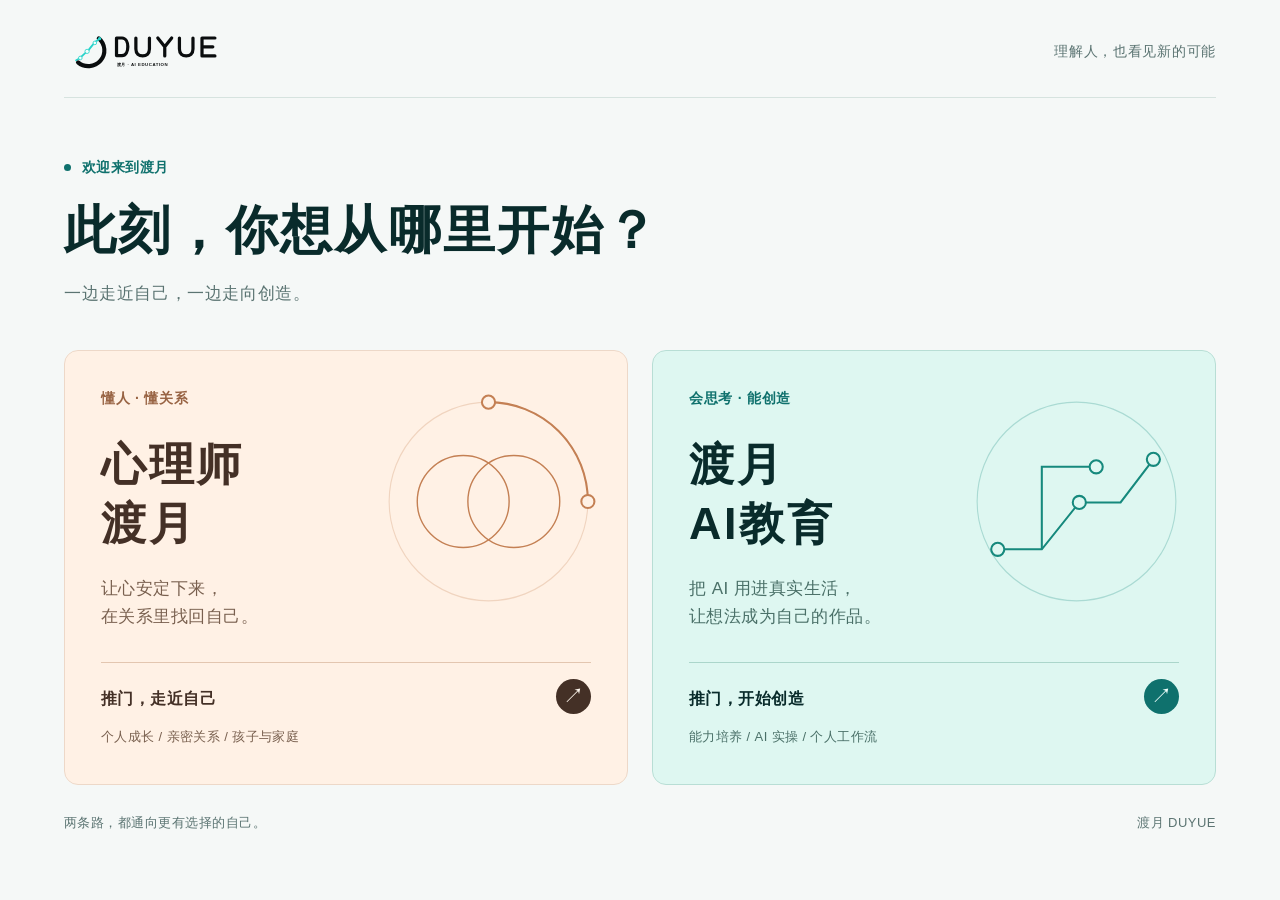
<file: index.html>
﻿<!DOCTYPE html><html lang="zh-CN"><head><meta charSet="utf-8"/><meta name="viewport" content="width=device-width, initial-scale=1"/><link rel="preload" href="/brand/duyue-logo-horizontal-color.svg" as="image"/><link rel="stylesheet" href="/_next/static/css/index.BwI75nAm.css"/>
</head><body><main class="duyue-gateway gateway-modern" id="top"><header class="gateway-header"><img src="/brand/duyue-logo-horizontal-color.svg" alt="渡月 DUYUE"/><span>理解人，也看见新的可能</span></header><div class="gateway-heading"><p>欢迎来到渡月</p><h1>此刻，你想从哪里开始？</h1><span>一边走近自己，一边走向创造。</span></div><div class="gateway-doors" aria-label="选择进入心理或 AI 教育网站"><a class="gateway-door door-psychology" href="/psychology/" data-door="true"><span class="door-art door-art-relationship" aria-hidden="true"><svg viewBox="0 0 240 240" fill="none"><circle cx="120" cy="120" r="106"></circle><path d="M120 14A106 106 0 0 1 226 120"></path><circle cx="93" cy="120" r="49"></circle><circle cx="147" cy="120" r="49"></circle><circle class="door-node" cx="120" cy="14" r="7"></circle><circle class="door-node" cx="226" cy="120" r="7"></circle></svg></span><span class="door-kind">懂人 · 懂关系</span><h2>心理师<span>渡月</span></h2><p>让心安定下来，<br/>在关系里找回自己。</p><span class="door-enter">推门，走近自己 <b aria-hidden="true">↗</b></span><small>个人成长 / 亲密关系 / 孩子与家庭</small></a><a class="gateway-door door-education" href="/ai-education/" data-door="true"><span class="door-art door-art-create" aria-hidden="true"><svg viewBox="0 0 240 240" fill="none"><circle cx="120" cy="120" r="106"></circle><path d="M36 171H83L123 121H167L202 75"></path><path d="M83 171V83H141"></path><circle class="door-node" cx="36" cy="171" r="7"></circle><circle class="door-node" cx="123" cy="121" r="7"></circle><circle class="door-node" cx="202" cy="75" r="7"></circle><circle class="door-node" cx="141" cy="83" r="7"></circle></svg></span><span class="door-kind">会思考 · 能创造</span><h2>渡月<span>AI教育</span></h2><p>把 AI 用进真实生活，<br/>让想法成为自己的作品。</p><span class="door-enter">推门，开始创造 <b aria-hidden="true">↗</b></span><small>能力培养 / AI 实操 / 个人工作流</small></a></div><footer class="gateway-footer"><span>两条路，都通向更有选择的自己。</span><span>渡月 DUYUE</span></footer></main><!--$--><!--/$--><div hidden=""><!--$--><div hidden=""><title>渡月 DUYUE｜走近自己，走向创造</title><meta name="description" content="心理师渡月与渡月AI教育。理解自己与关系，学习面向 AI 时代的能力。选择此刻适合你的入口。"><meta property="og:title" content="渡月 DUYUE｜看见复杂，走向清醒的行动"><meta property="og:description" content="渡月，关系成长顾问与 AI一人公司实践者。把复杂的问题放回真实处境。"><meta property="og:image" content="https://nqldy.top/og.png"><meta property="og:image:width" content="1536"><meta property="og:image:height" content="1024"><meta property="og:image:alt" content="渡月 DUYUE"><meta name="twitter:card" content="summary_large_image"><meta name="twitter:title" content="渡月 DUYUE｜看见复杂，走向清醒的行动"><meta name="twitter:description" content="渡月，关系成长顾问与 AI一人公司实践者。把复杂的问题放回真实处境。"><meta name="twitter:image" content="https://nqldy.top/og.png"><link rel="shortcut icon" href="/brand/duyue-favicon.ico"><link rel="icon" href="/brand/duyue-favicon.ico"><link rel="icon" href="/brand/duyue-symbol-32.png" type="image/png" sizes="32x32"><link rel="apple-touch-icon" href="/brand/duyue-symbol-180.png" type="image/png" sizes="180x180"></div><!--/$--></div><script src="/duyue-experiences.js" defer></script></body></html>
</file>
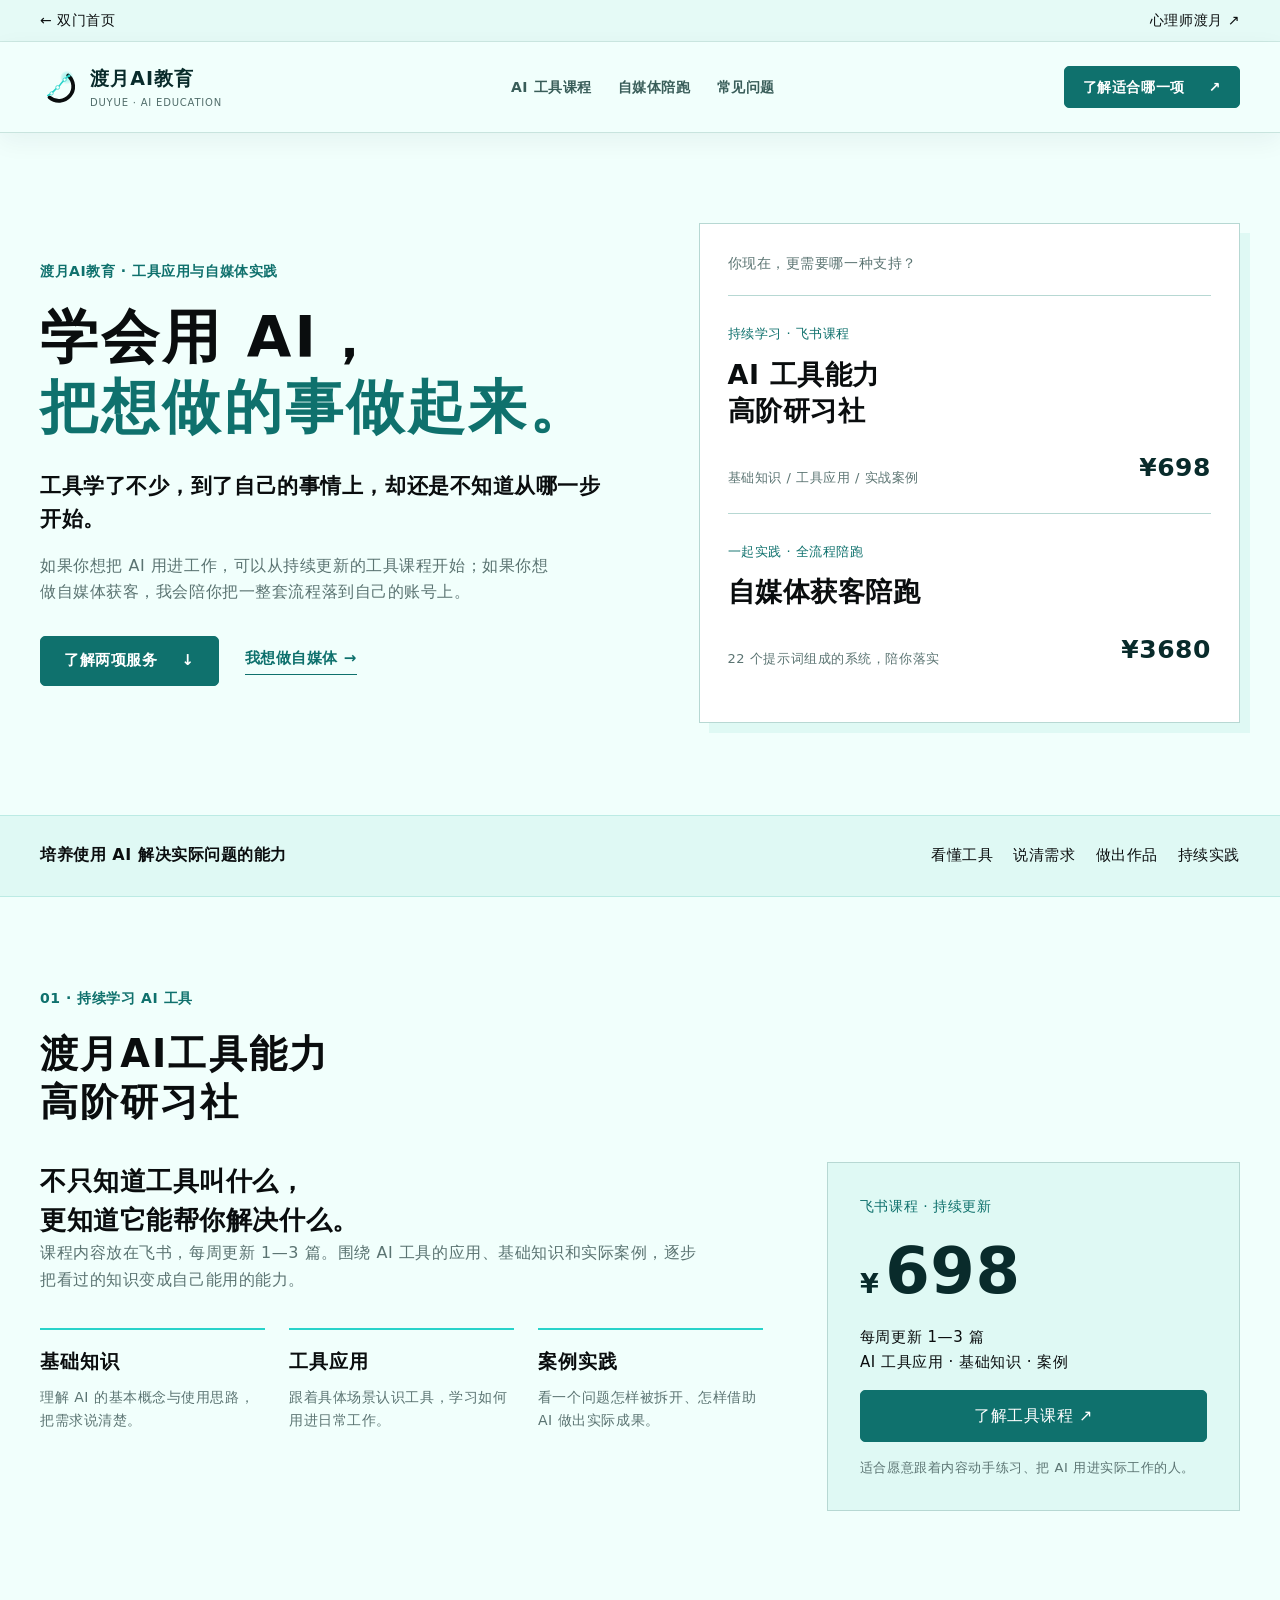
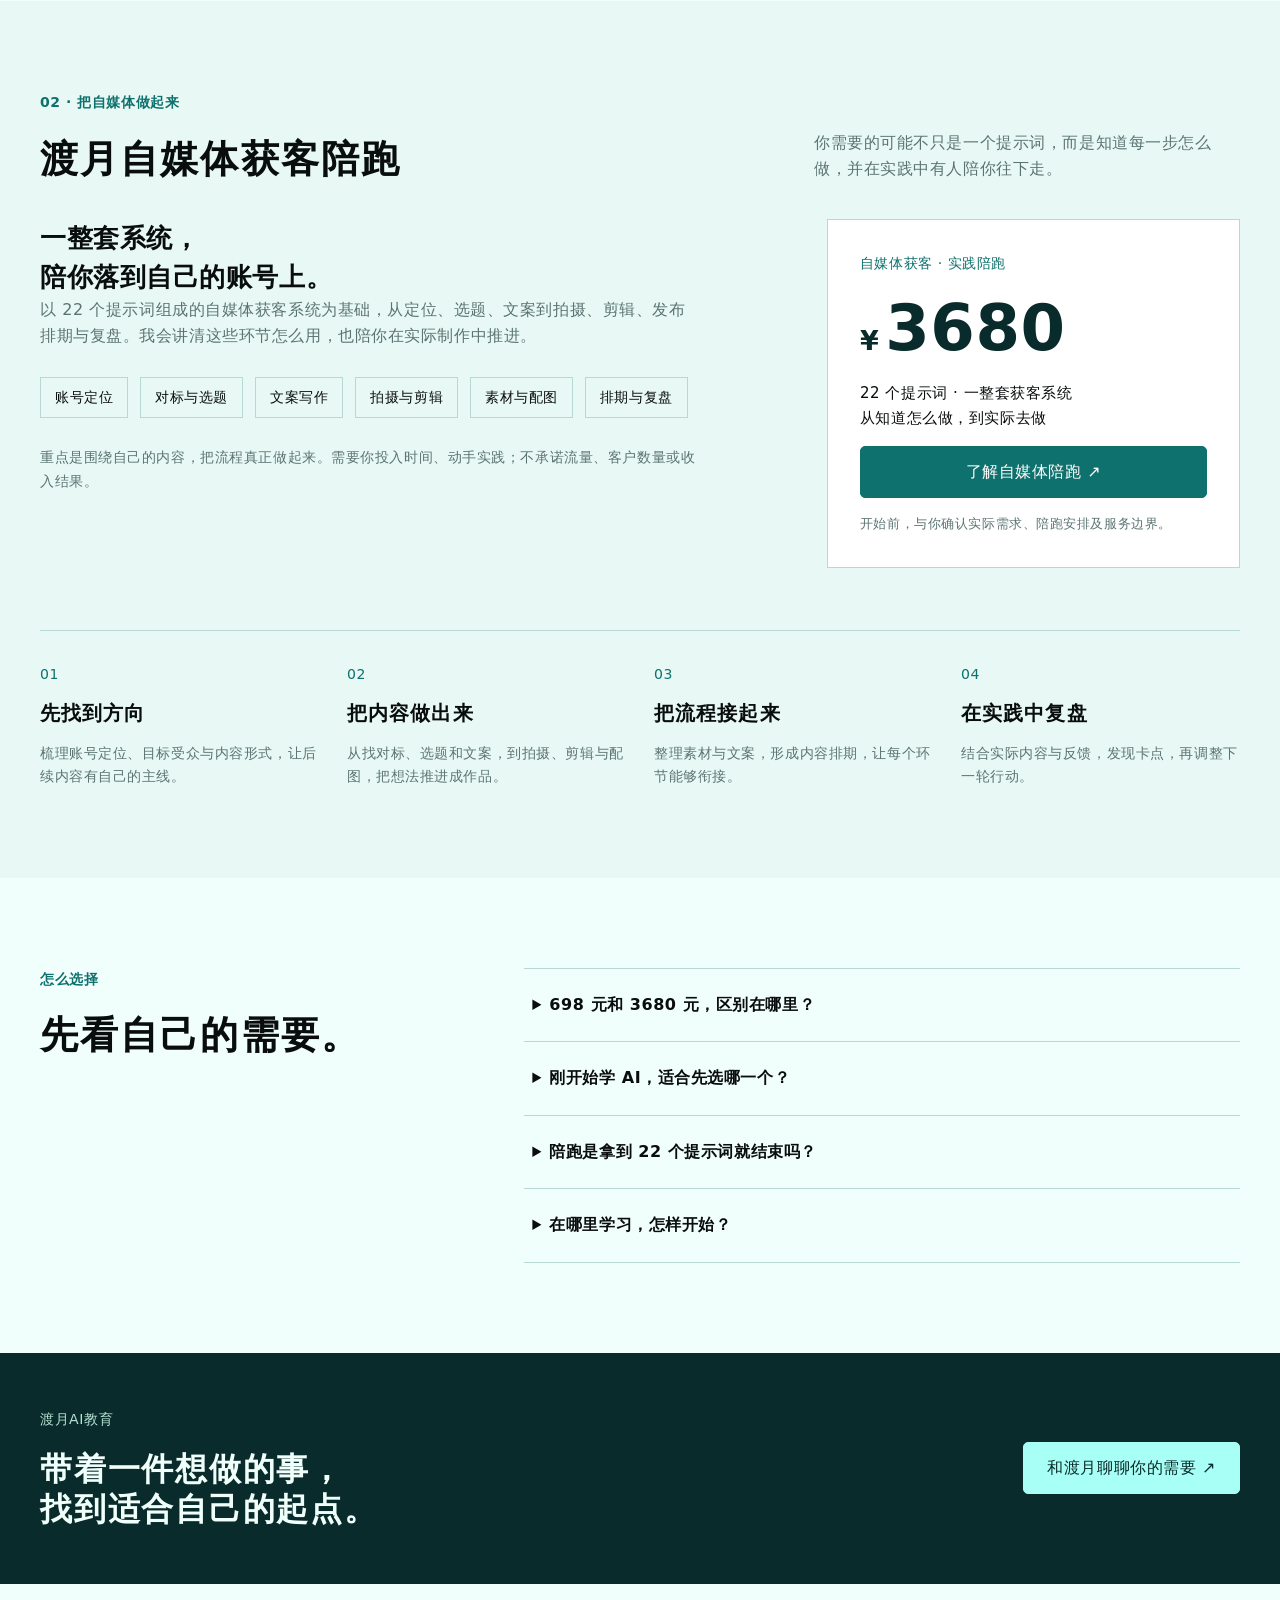
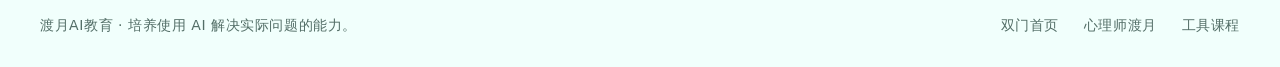
<file: ai-education/index.html>
﻿<!DOCTYPE html><html lang="zh-CN"><head><meta charSet="utf-8"/><meta name="viewport" content="width=device-width, initial-scale=1"/><link rel="preload" href="/brand/duyue-symbol-color.svg" as="image"/><link rel="stylesheet" href="/_next/static/css/index.BwI75nAm.css"/>
</head><body><main class="ai-education ai-business-home" id="top"><div class="ai-topbar"><div class="ai-shell"><a href="https://nqldy.top/">← 双门首页</a><a href="https://nqldy.top/psychology/">心理师渡月 ↗</a></div></div><div class="ai-header-sticky"><header class="ai-header ai-shell"><a href="https://nqldy.top/ai-education/" class="ai-brand"><img src="/brand/duyue-symbol-color.svg" alt=""/><span><b>渡月AI教育</b><small>DUYUE · AI EDUCATION</small></span></a><nav aria-label="AI 教育导航"><a href="#tools">AI 工具课程</a><a href="#coaching">自媒体陪跑</a><a href="#faq">常见问题</a></nav><a class="ai-btn ai-btn-small" href="#contact">了解适合哪一项 <span>↗</span></a></header></div><section class="ai-hero ai-shell"><div class="ai-hero-copy"><p class="ai-eyebrow">渡月AI教育 · 工具应用与自媒体实践</p><h1>学会用 AI，<br/><em>把想做的事做起来。</em></h1><p class="ai-lead">工具学了不少，到了自己的事情上，却还是不知道从哪一步开始。</p><p class="ai-subcopy">如果你想把 AI 用进工作，可以从持续更新的工具课程开始；如果你想做自媒体获客，我会陪你把一整套流程落到自己的账号上。</p><div class="ai-actions"><a class="ai-btn" href="#tools">了解两项服务 <span>↓</span></a><a class="ai-text-link" href="#coaching">我想做自媒体 →</a></div></div><div class="ai-business-choice" aria-label="两项业务选择"><p>你现在，更需要哪一种支持？</p><a href="#tools"><span>持续学习 · 飞书课程</span><strong>AI 工具能力<br/>高阶研习社</strong><div><small>基础知识 / 工具应用 / 实战案例</small><b>¥698</b></div></a><a href="#coaching"><span>一起实践 · 全流程陪跑</span><strong>自媒体获客陪跑</strong><div><small>22 个提示词组成的系统，陪你落实</small><b>¥3680</b></div></a></div></section><section class="ai-capability-band"><div class="ai-shell"><p>培养使用 AI 解决实际问题的能力</p><div><span>看懂工具</span><span>说清需求</span><span>做出作品</span><span>持续实践</span></div></div></section><section class="ai-section ai-shell ai-offer" id="tools"><div class="ai-section-heading"><p class="ai-eyebrow">01 · 持续学习 AI 工具</p><h2>渡月AI工具能力<br/>高阶研习社</h2></div><div class="ai-offer-grid"><div><p class="ai-offer-lead">不只知道工具叫什么，<br/>更知道它能帮你解决什么。</p><p>课程内容放在飞书，每周更新 1—3 篇。围绕 AI 工具的应用、基础知识和实际案例，逐步把看过的知识变成自己能用的能力。</p><div class="ai-offer-topics"><article><h3>基础知识</h3><p>理解 AI 的基本概念与使用思路，把需求说清楚。</p></article><article><h3>工具应用</h3><p>跟着具体场景认识工具，学习如何用进日常工作。</p></article><article><h3>案例实践</h3><p>看一个问题怎样被拆开、怎样借助 AI 做出实际成果。</p></article></div></div><aside class="ai-business-price"><span>飞书课程 · 持续更新</span><strong><small>¥</small>698</strong><p>每周更新 1—3 篇<br/>AI 工具应用 · 基础知识 · 案例</p><button class="ai-btn" data-service-enroll="渡月AI工具能力高阶研习社 · 698元">了解工具课程 ↗</button><small>适合愿意跟着内容动手练习、把 AI 用进实际工作的人。</small></aside></div></section><section class="ai-section ai-coaching-section" id="coaching"><div class="ai-shell"><div class="ai-section-heading ai-heading-row"><div><p class="ai-eyebrow">02 · 把自媒体做起来</p><h2>渡月自媒体获客陪跑</h2></div><p>你需要的可能不只是一个提示词，而是知道每一步怎么做，并在实践中有人陪你往下走。</p></div><div class="ai-offer-grid"><div><p class="ai-offer-lead">一整套系统，<br/>陪你落到自己的账号上。</p><p>以 22 个提示词组成的自媒体获客系统为基础，从定位、选题、文案到拍摄、剪辑、发布排期与复盘。我会讲清这些环节怎么用，也陪你在实际制作中推进。</p><div class="ai-coaching-scope"><span>账号定位</span><span>对标与选题</span><span>文案写作</span><span>拍摄与剪辑</span><span>素材与配图</span><span>排期与复盘</span></div><p class="ai-offer-note">重点是围绕自己的内容，把流程真正做起来。需要你投入时间、动手实践；不承诺流量、客户数量或收入结果。</p></div><aside class="ai-business-price"><span>自媒体获客 · 实践陪跑</span><strong><small>¥</small>3680</strong><p>22 个提示词 · 一整套获客系统<br/>从知道怎么做，到实际去做</p><button class="ai-btn" data-service-enroll="渡月自媒体获客陪跑 · 3680元">了解自媒体陪跑 ↗</button><small>开始前，与你确认实际需求、陪跑安排及服务边界。</small></aside></div><div class="ai-business-workflow"><article><span>01</span><h3>先找到方向</h3><p>梳理账号定位、目标受众与内容形式，让后续内容有自己的主线。</p></article><article><span>02</span><h3>把内容做出来</h3><p>从找对标、选题和文案，到拍摄、剪辑与配图，把想法推进成作品。</p></article><article><span>03</span><h3>把流程接起来</h3><p>整理素材与文案，形成内容排期，让每个环节能够衔接。</p></article><article><span>04</span><h3>在实践中复盘</h3><p>结合实际内容与反馈，发现卡点，再调整下一轮行动。</p></article></div></div></section><section class="ai-section ai-shell" id="faq"><div class="ai-faq-layout"><div><p class="ai-eyebrow">怎么选择</p><h2>先看自己的需要。</h2></div><div class="ai-faq"><details><summary>698 元和 3680 元，区别在哪里？</summary><p>698 元是持续更新的飞书课程，重点是 AI 工具应用、基础知识和案例学习。3680 元是自媒体获客陪跑，围绕整套系统陪你实践，涵盖选题、文案、剪辑等制作与运营环节。它们对应不同需求。</p></details><details><summary>刚开始学 AI，适合先选哪一个？</summary><p>如果你主要想了解工具、学习应用，可以先看工具课程。如果你已经明确要做自媒体获客，希望把内容与运营流程接起来，可以先与渡月聊清陪跑需求。</p></details><details><summary>陪跑是拿到 22 个提示词就结束吗？</summary><p>陪跑的重点是把系统用起来：理解每个环节怎样做，结合自己的账号实际推进。购买前会确认具体陪跑安排，不把一份提示词资料包当作全部服务。</p></details><details><summary>在哪里学习，怎样开始？</summary><p>工具课程在飞书学习，开通方式购买前确认。自媒体陪跑先沟通目标、当前基础和可投入的时间，再确认服务安排。页面不直接收款。</p></details></div></div></section><section class="ai-final" id="contact"><div class="ai-shell"><div><p>渡月AI教育</p><h2>带着一件想做的事，<br/>找到适合自己的起点。</h2></div><button class="ai-btn ai-btn-light" data-service-enroll="AI工具课程 / 自媒体获客陪跑">和渡月聊聊你的需要 ↗</button></div></section><footer class="ai-footer"><div class="ai-shell"><span>渡月AI教育 · 培养使用 AI 解决实际问题的能力。</span><div><a href="https://nqldy.top/">双门首页</a><a href="https://nqldy.top/psychology/">心理师渡月</a><a href="#tools">工具课程</a></div></div></footer><dialog id="ai-services-contact" class="ai-dialog" aria-labelledby="service-contact-title"><form class="ai-dialog-close" method="dialog"><button aria-label="关闭窗口">×</button></form><p class="ai-eyebrow">渡月AI教育</p><h2 id="service-contact-title">先聊清楚，再开始。</h2><p data-service-interest="true">AI工具课程 / 自媒体获客陪跑</p><div class="ai-contact-qr"><img src="/duyue-contact-qr.png" alt="添加渡月微信的二维码" loading="lazy"/><span><strong>联系渡月，了解课程或陪跑</strong><small>扫码添加，说明你想了解哪一项、目前想做什么。工具课程开通方式、陪跑安排与服务边界，购买前确认。</small></span></div></dialog></main><!--$--><!--/$--><div hidden=""><!--$--><div hidden=""><title>渡月AI教育｜AI工具能力高阶研习社 · 自媒体获客陪跑</title><meta name="description" content="698元AI工具能力高阶研习社：飞书课程每周更新1—3篇，学习工具应用、基础知识与案例。3680元自媒体获客陪跑：围绕22个提示词组成的完整系统，陪你落实定位、选题、文案与剪辑。"><meta property="og:title" content="渡月 DUYUE｜看见复杂，走向清醒的行动"><meta property="og:description" content="渡月，关系成长顾问与 AI一人公司实践者。把复杂的问题放回真实处境。"><meta property="og:image" content="https://nqldy.top/og.png"><meta property="og:image:width" content="1536"><meta property="og:image:height" content="1024"><meta property="og:image:alt" content="渡月 DUYUE"><meta name="twitter:card" content="summary_large_image"><meta name="twitter:title" content="渡月 DUYUE｜看见复杂，走向清醒的行动"><meta name="twitter:description" content="渡月，关系成长顾问与 AI一人公司实践者。把复杂的问题放回真实处境。"><meta name="twitter:image" content="https://nqldy.top/og.png"><link rel="shortcut icon" href="/brand/duyue-favicon.ico"><link rel="icon" href="/brand/duyue-favicon.ico"><link rel="icon" href="/brand/duyue-symbol-32.png" type="image/png" sizes="32x32"><link rel="apple-touch-icon" href="/brand/duyue-symbol-180.png" type="image/png" sizes="180x180"></div><!--/$--></div><script type="module" src="/duyue-education.js"></script></body></html>
</file>
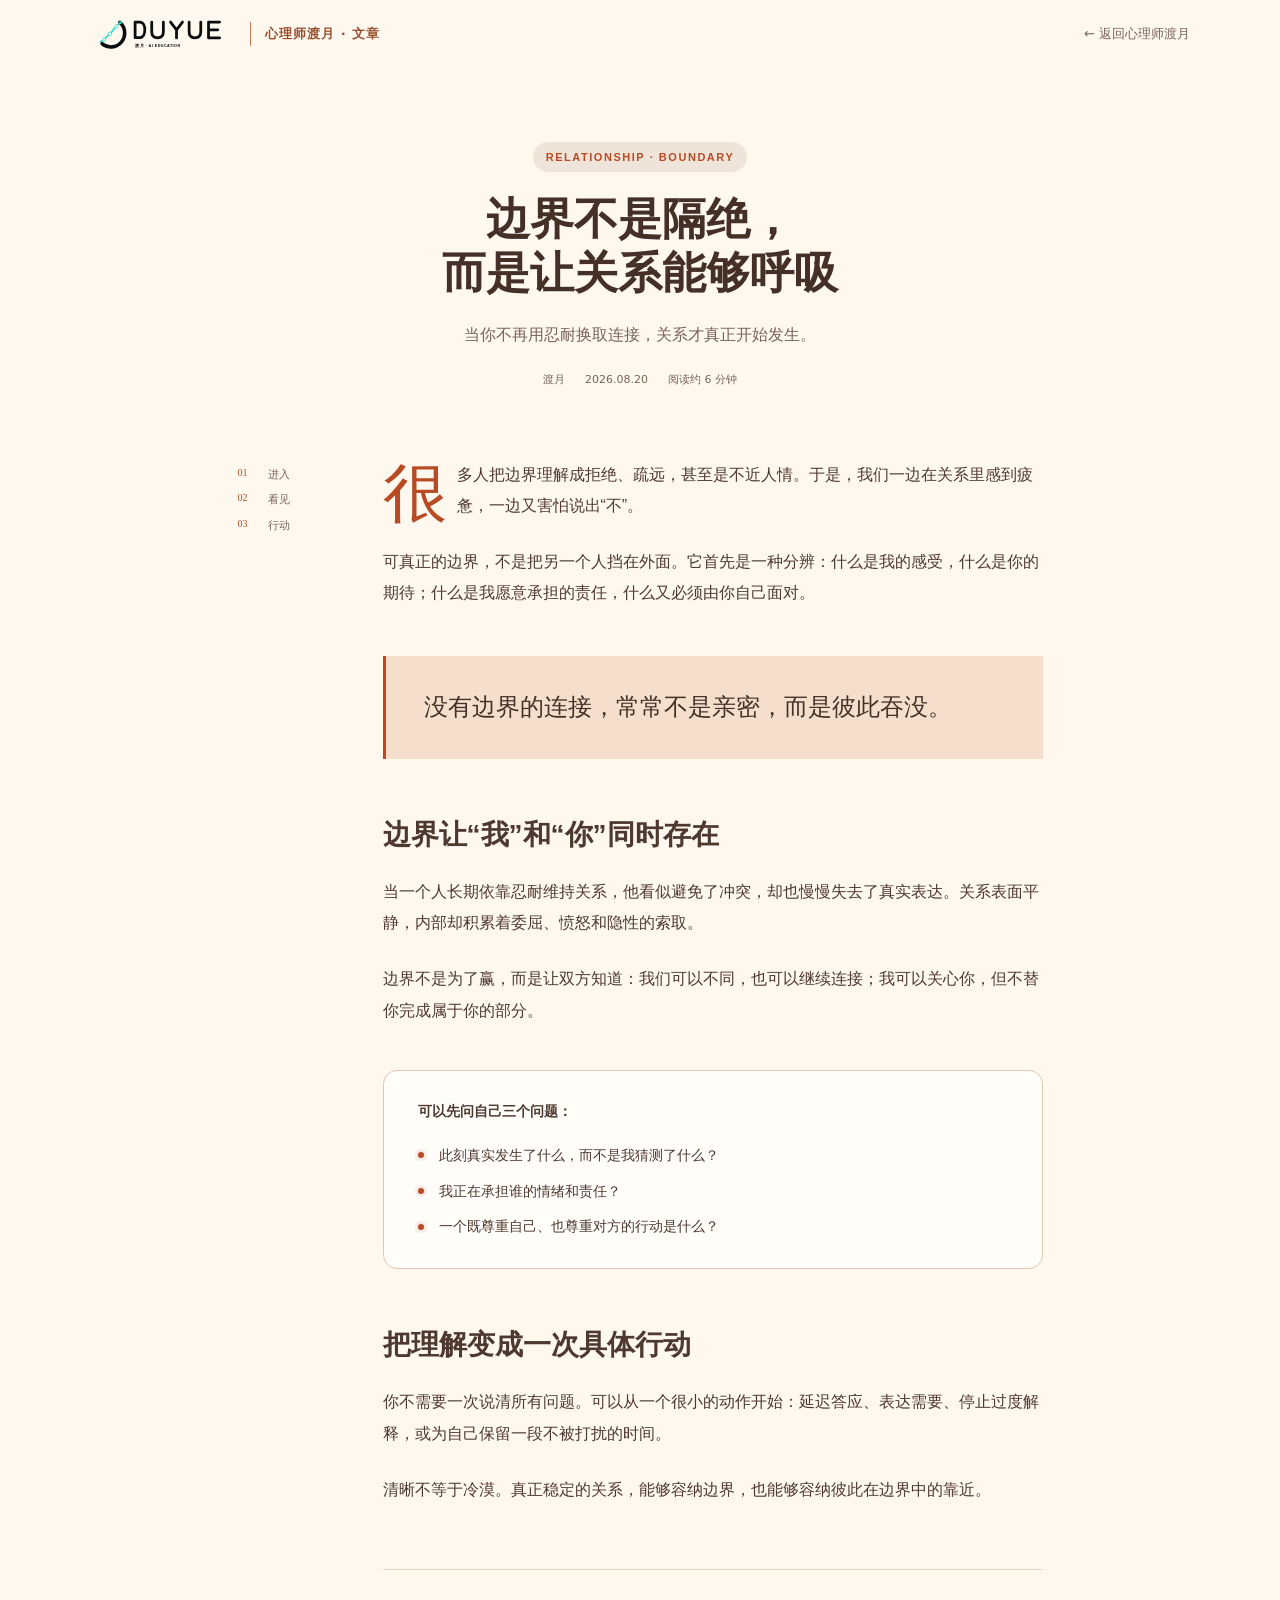
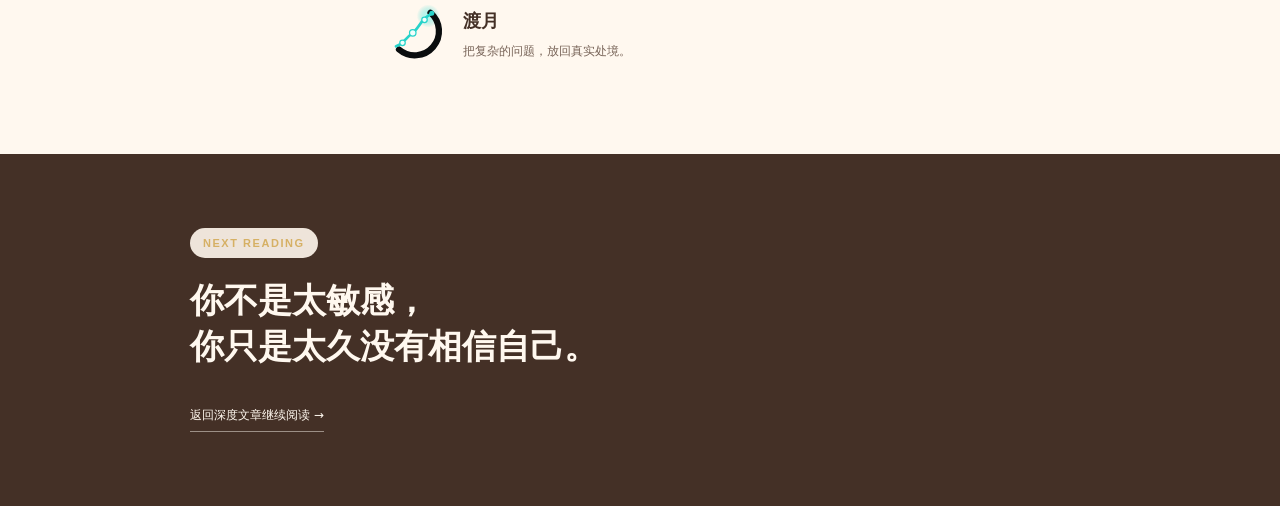
<file: article/index.html>
﻿<!DOCTYPE html><html lang="zh-CN"><head><meta charSet="utf-8"/><meta name="viewport" content="width=device-width, initial-scale=1"/><link rel="preload" href="/brand/duyue-logo-horizontal-color.svg" as="image"/><link rel="preload" href="/brand/duyue-symbol-color.svg" as="image"/><link rel="stylesheet" href="/_next/static/css/index.BwI75nAm.css"/>
</head><body><main class="article-page psychology-article-theme"><header class="site-header article-header"><a class="brand article-brand" href="/psychology/" aria-label="返回心理师渡月首页"><img class="article-brand-logo" src="/brand/duyue-logo-horizontal-color.svg" alt="渡月 DUYUE"/><span class="article-brand-section">心理师渡月 · 文章</span></a><a class="back-link" href="/psychology/">← 返回心理师渡月</a></header><article class="article-shell"><header class="article-title"><p class="eyebrow">RELATIONSHIP · BOUNDARY</p><h1>边界不是隔绝，<br/>而是让关系能够呼吸</h1><p class="article-deck">当你不再用忍耐换取连接，关系才真正开始发生。</p><div class="article-meta"><span>渡月</span><span>2026.08.20</span><span>阅读约 6 分钟</span></div></header><div class="article-layout"><aside class="article-aside"><span>01</span><p>进入</p><span>02</span><p>看见</p><span>03</span><p>行动</p></aside><div class="article-body"><p class="dropcap">很多人把边界理解成拒绝、疏远，甚至是不近人情。于是，我们一边在关系里感到疲惫，一边又害怕说出“不”。</p><p>可真正的边界，不是把另一个人挡在外面。它首先是一种分辨：什么是我的感受，什么是你的期待；什么是我愿意承担的责任，什么又必须由你自己面对。</p><blockquote>没有边界的连接，常常不是亲密，而是彼此吞没。</blockquote><h2>边界让“我”和“你”同时存在</h2><p>当一个人长期依靠忍耐维持关系，他看似避免了冲突，却也慢慢失去了真实表达。关系表面平静，内部却积累着委屈、愤怒和隐性的索取。</p><p>边界不是为了赢，而是让双方知道：我们可以不同，也可以继续连接；我可以关心你，但不替你完成属于你的部分。</p><div class="article-callout"><strong>可以先问自己三个问题：</strong><ol><li>此刻真实发生了什么，而不是我猜测了什么？</li><li>我正在承担谁的情绪和责任？</li><li>一个既尊重自己、也尊重对方的行动是什么？</li></ol></div><h2>把理解变成一次具体行动</h2><p>你不需要一次说清所有问题。可以从一个很小的动作开始：延迟答应、表达需要、停止过度解释，或为自己保留一段不被打扰的时间。</p><p>清晰不等于冷漠。真正稳定的关系，能够容纳边界，也能够容纳彼此在边界中的靠近。</p><footer class="article-signoff"><img src="/brand/duyue-symbol-color.svg" alt="渡月标志"/><div><strong>渡月</strong><p>把复杂的问题，放回真实处境。</p></div></footer></div></div></article><section class="next-reading"><p class="eyebrow">NEXT READING</p><h2>你不是太敏感，<br/>你只是太久没有相信自己。</h2><a href="/psychology/#notes">返回深度文章继续阅读 →</a></section></main><!--$--><!--/$--><div hidden=""><!--$--><div hidden=""><title>边界不是隔绝，而是让关系能够呼吸｜渡月</title><meta name="description" content="当你不再用忍耐换取连接，关系才真正开始发生。"><meta property="og:title" content="边界不是隔绝，而是让关系能够呼吸｜渡月"><meta property="og:description" content="当你不再用忍耐换取连接，关系才真正开始发生。"><meta name="twitter:card" content="summary"><meta name="twitter:title" content="边界不是隔绝，而是让关系能够呼吸｜渡月"><meta name="twitter:description" content="当你不再用忍耐换取连接，关系才真正开始发生。"><link rel="shortcut icon" href="/brand/duyue-favicon.ico"><link rel="icon" href="/brand/duyue-favicon.ico"><link rel="icon" href="/brand/duyue-symbol-32.png" type="image/png" sizes="32x32"><link rel="apple-touch-icon" href="/brand/duyue-symbol-180.png" type="image/png" sizes="180x180"></div><!--/$--></div><script src="/duyue-interactions.js" defer></script></body></html>
</file>
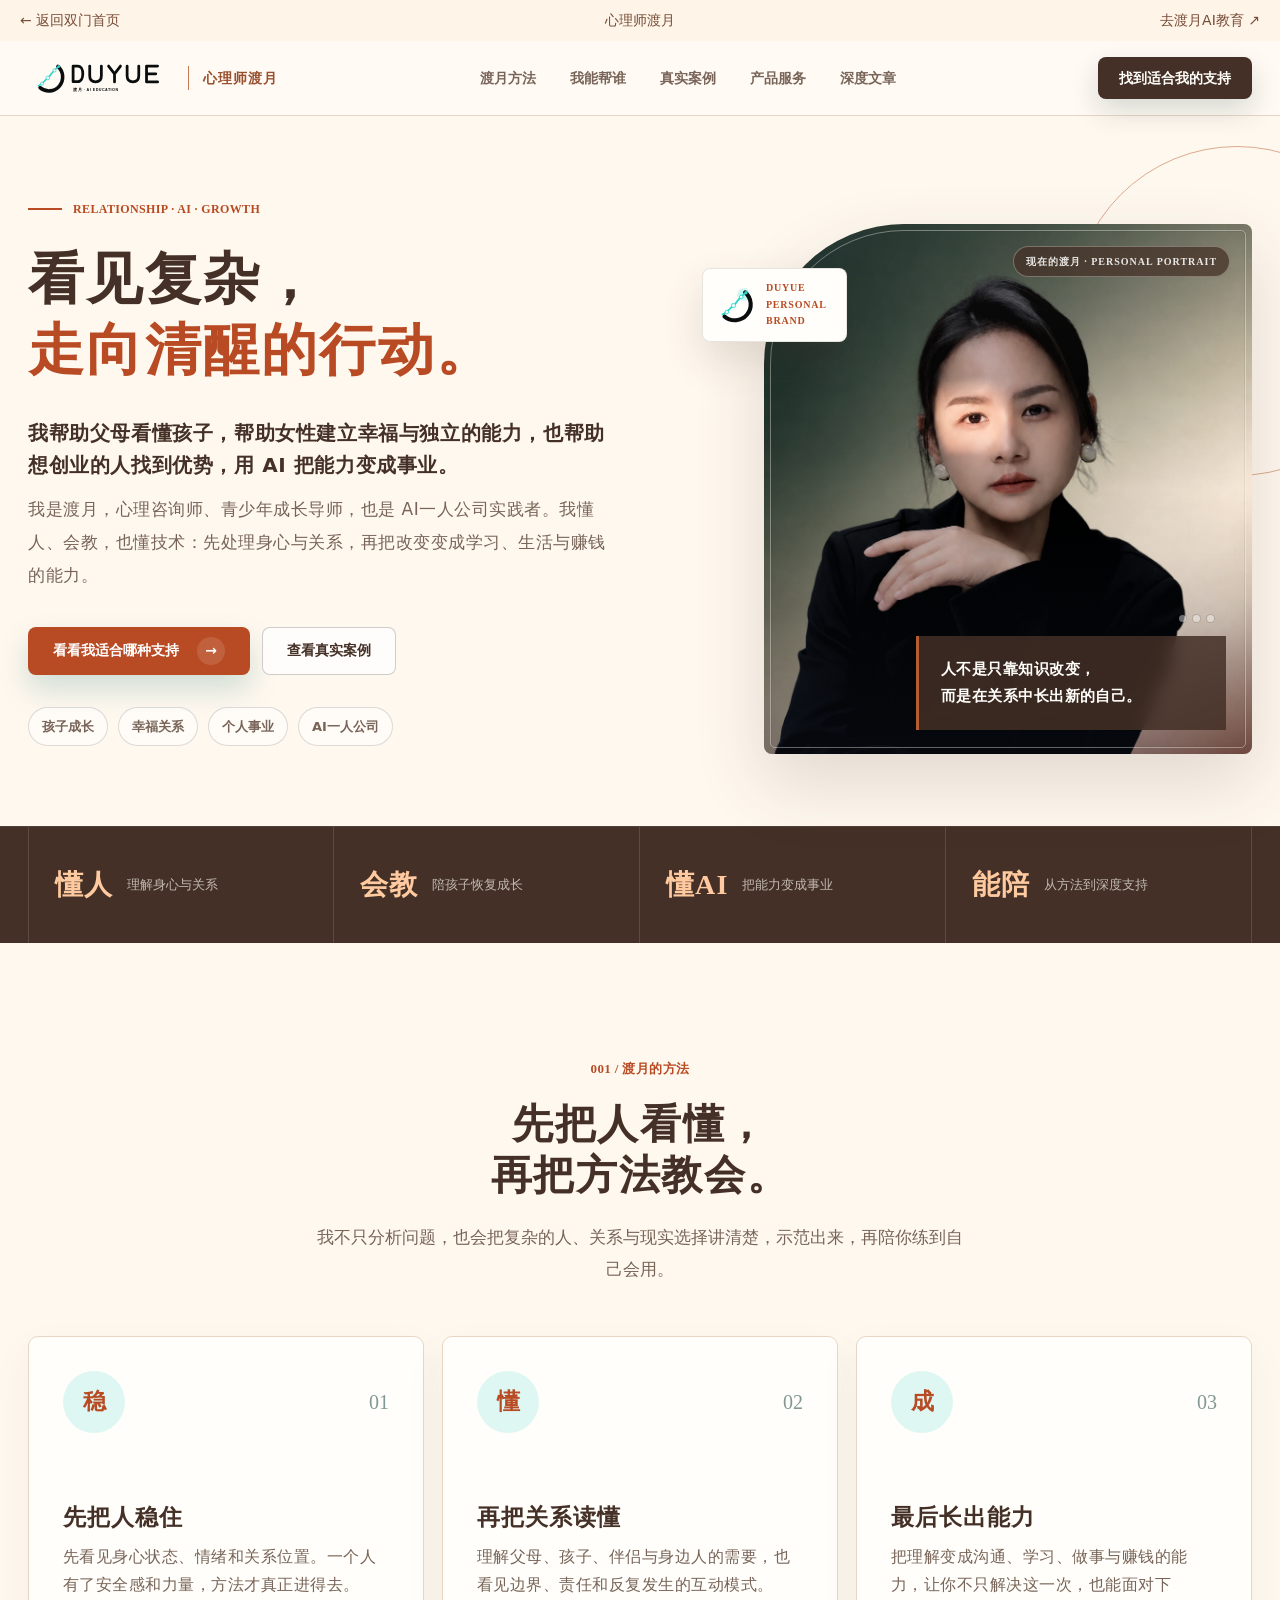
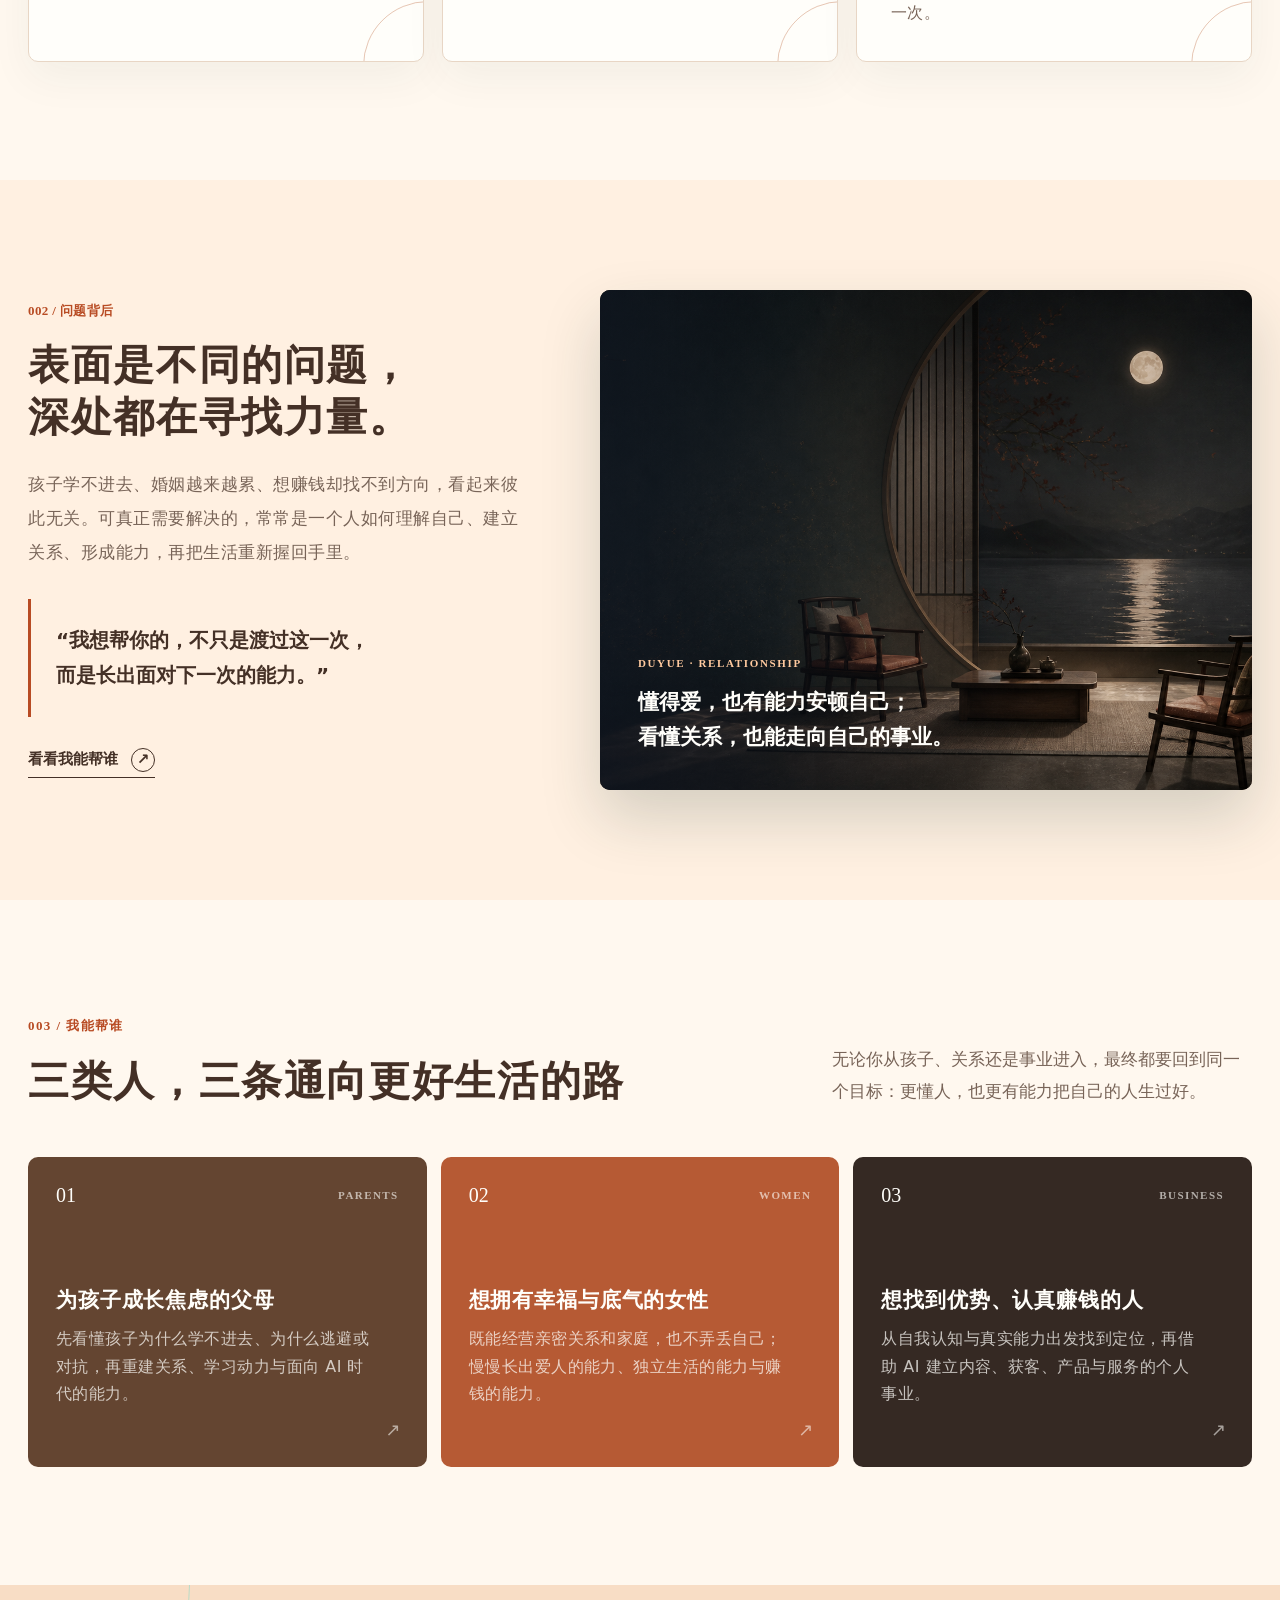
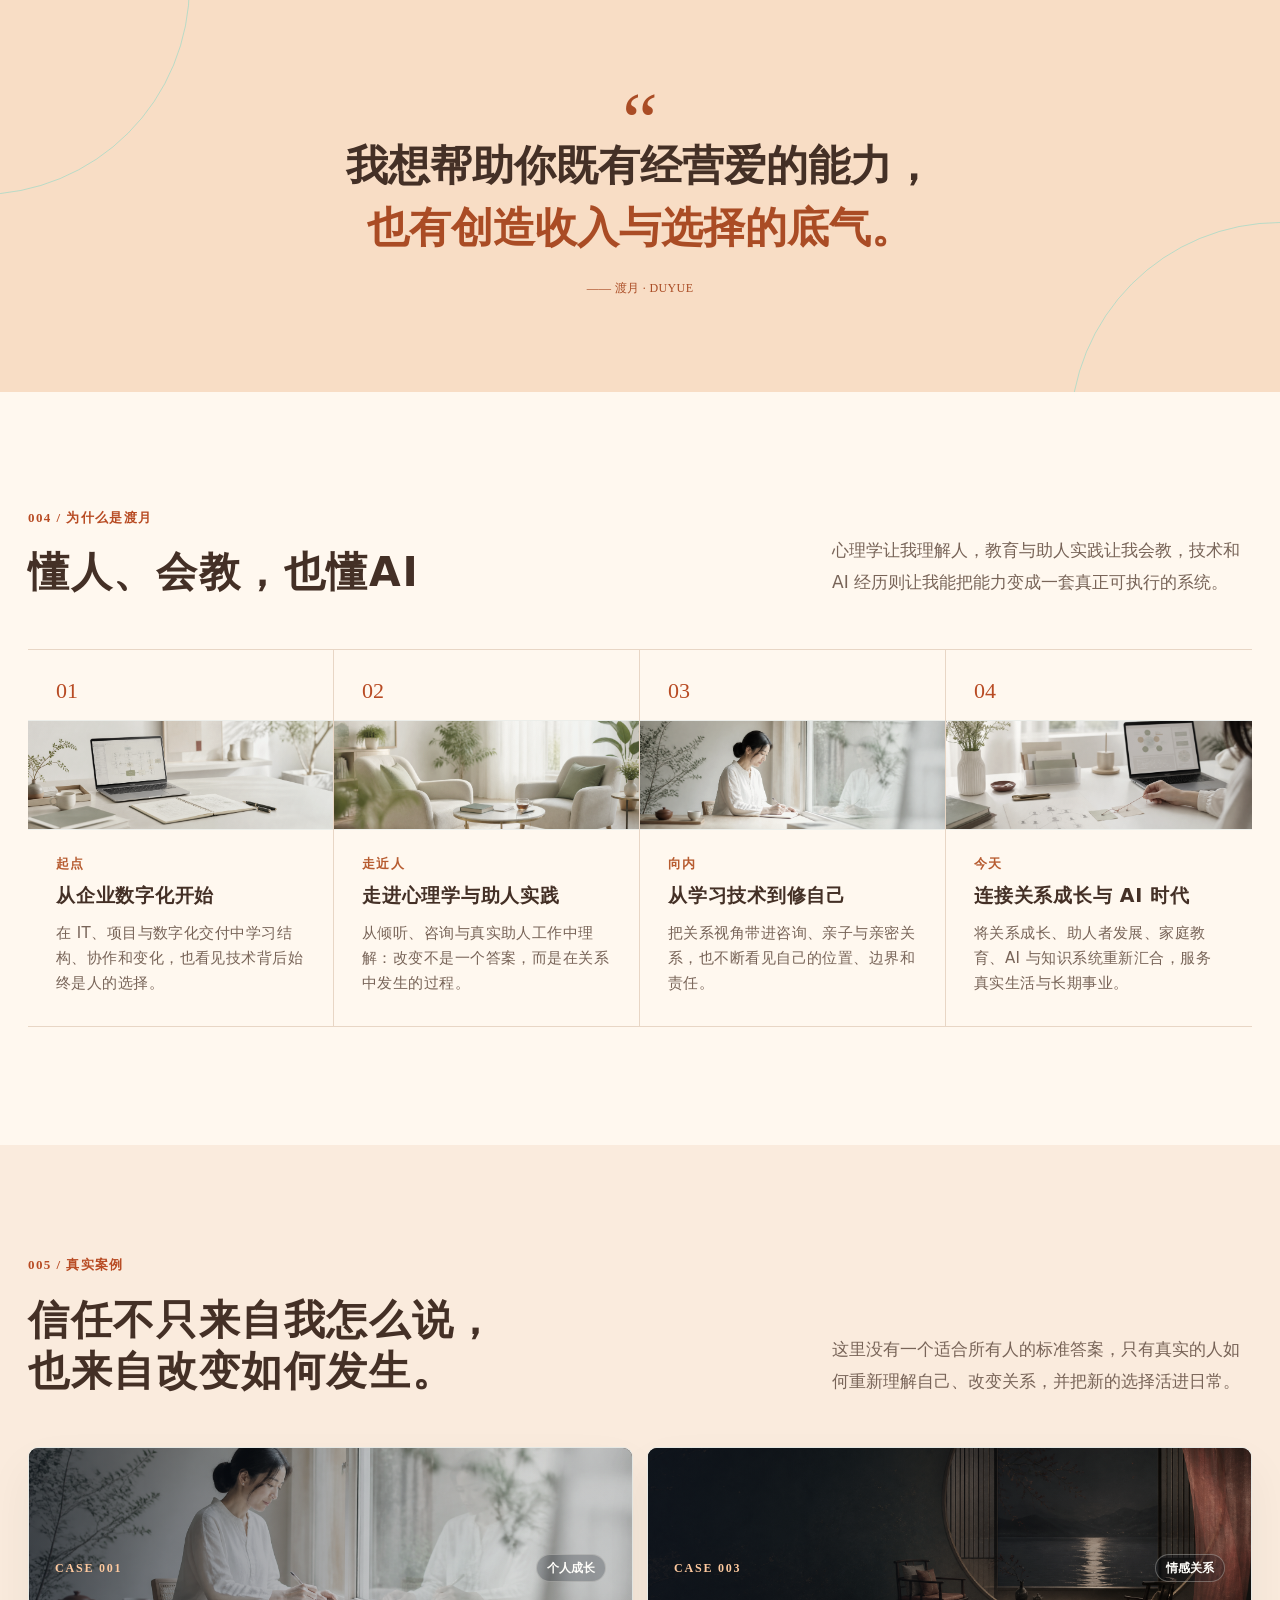
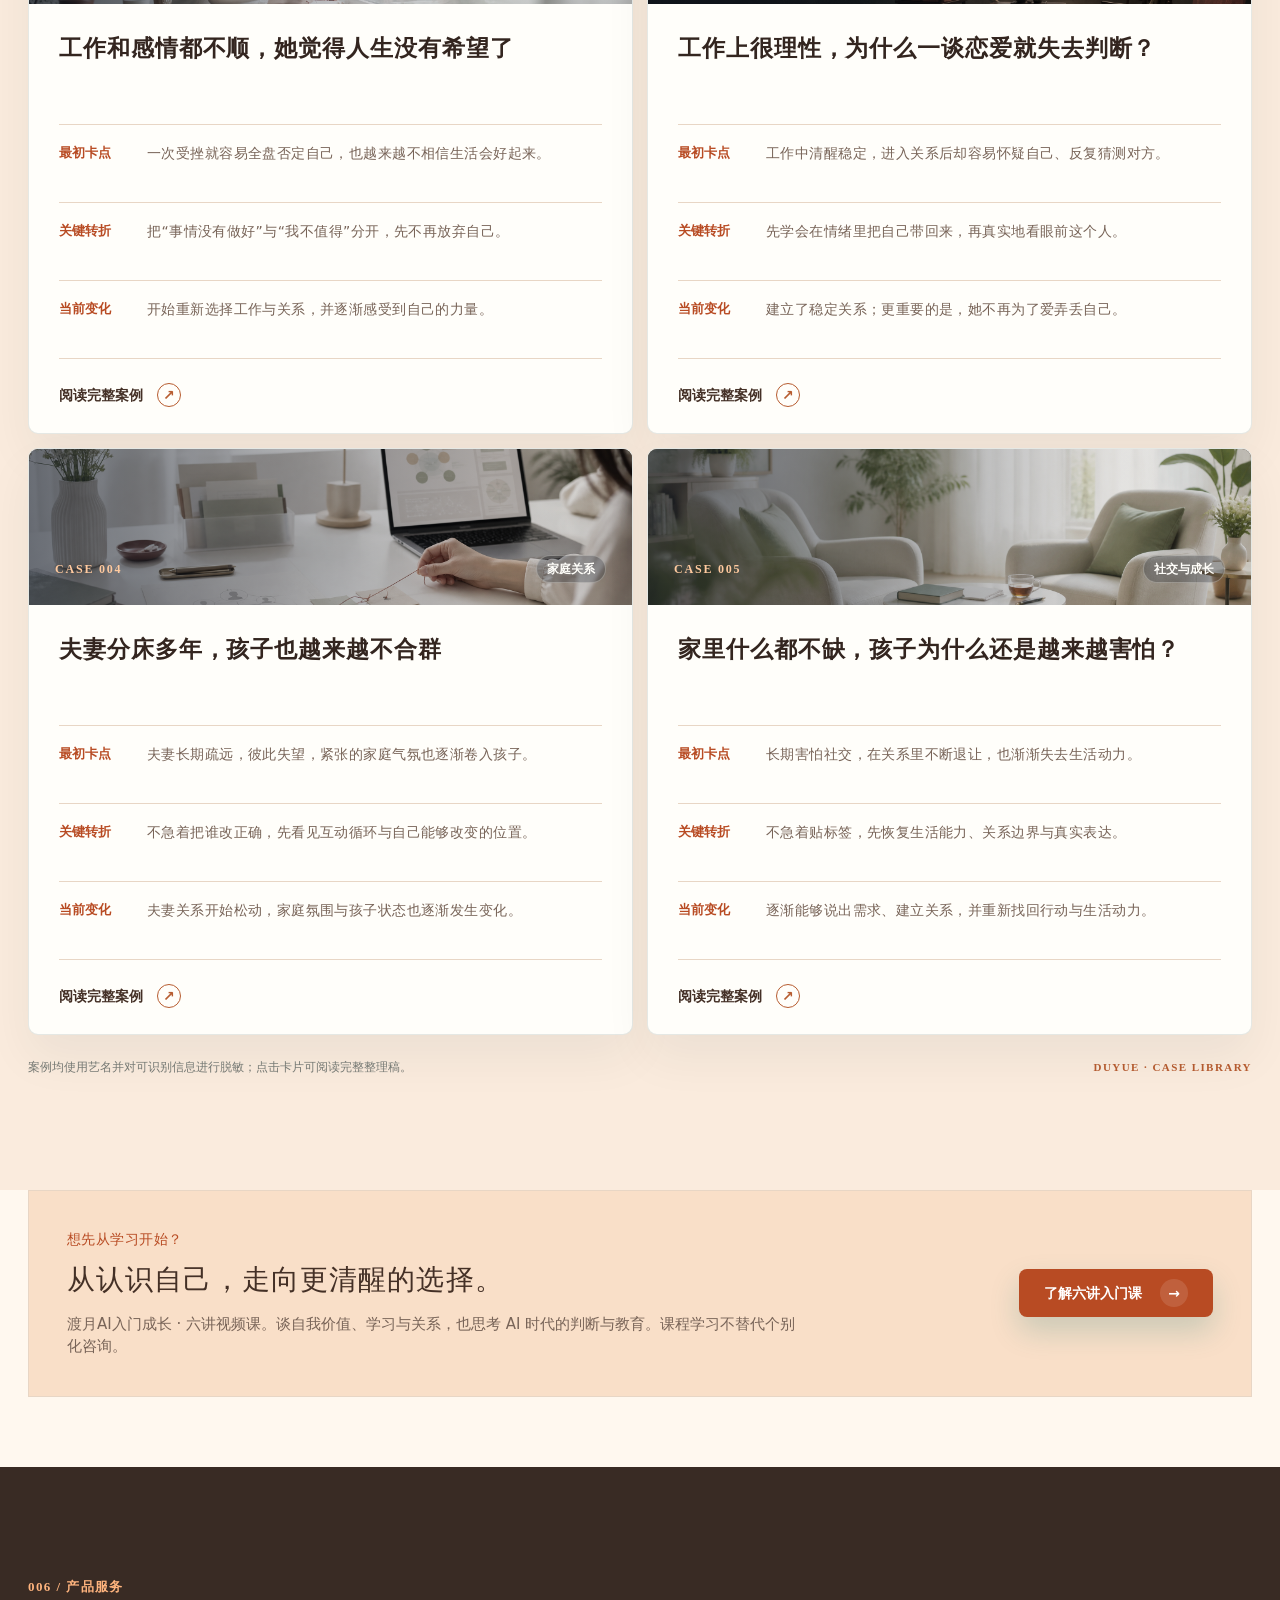
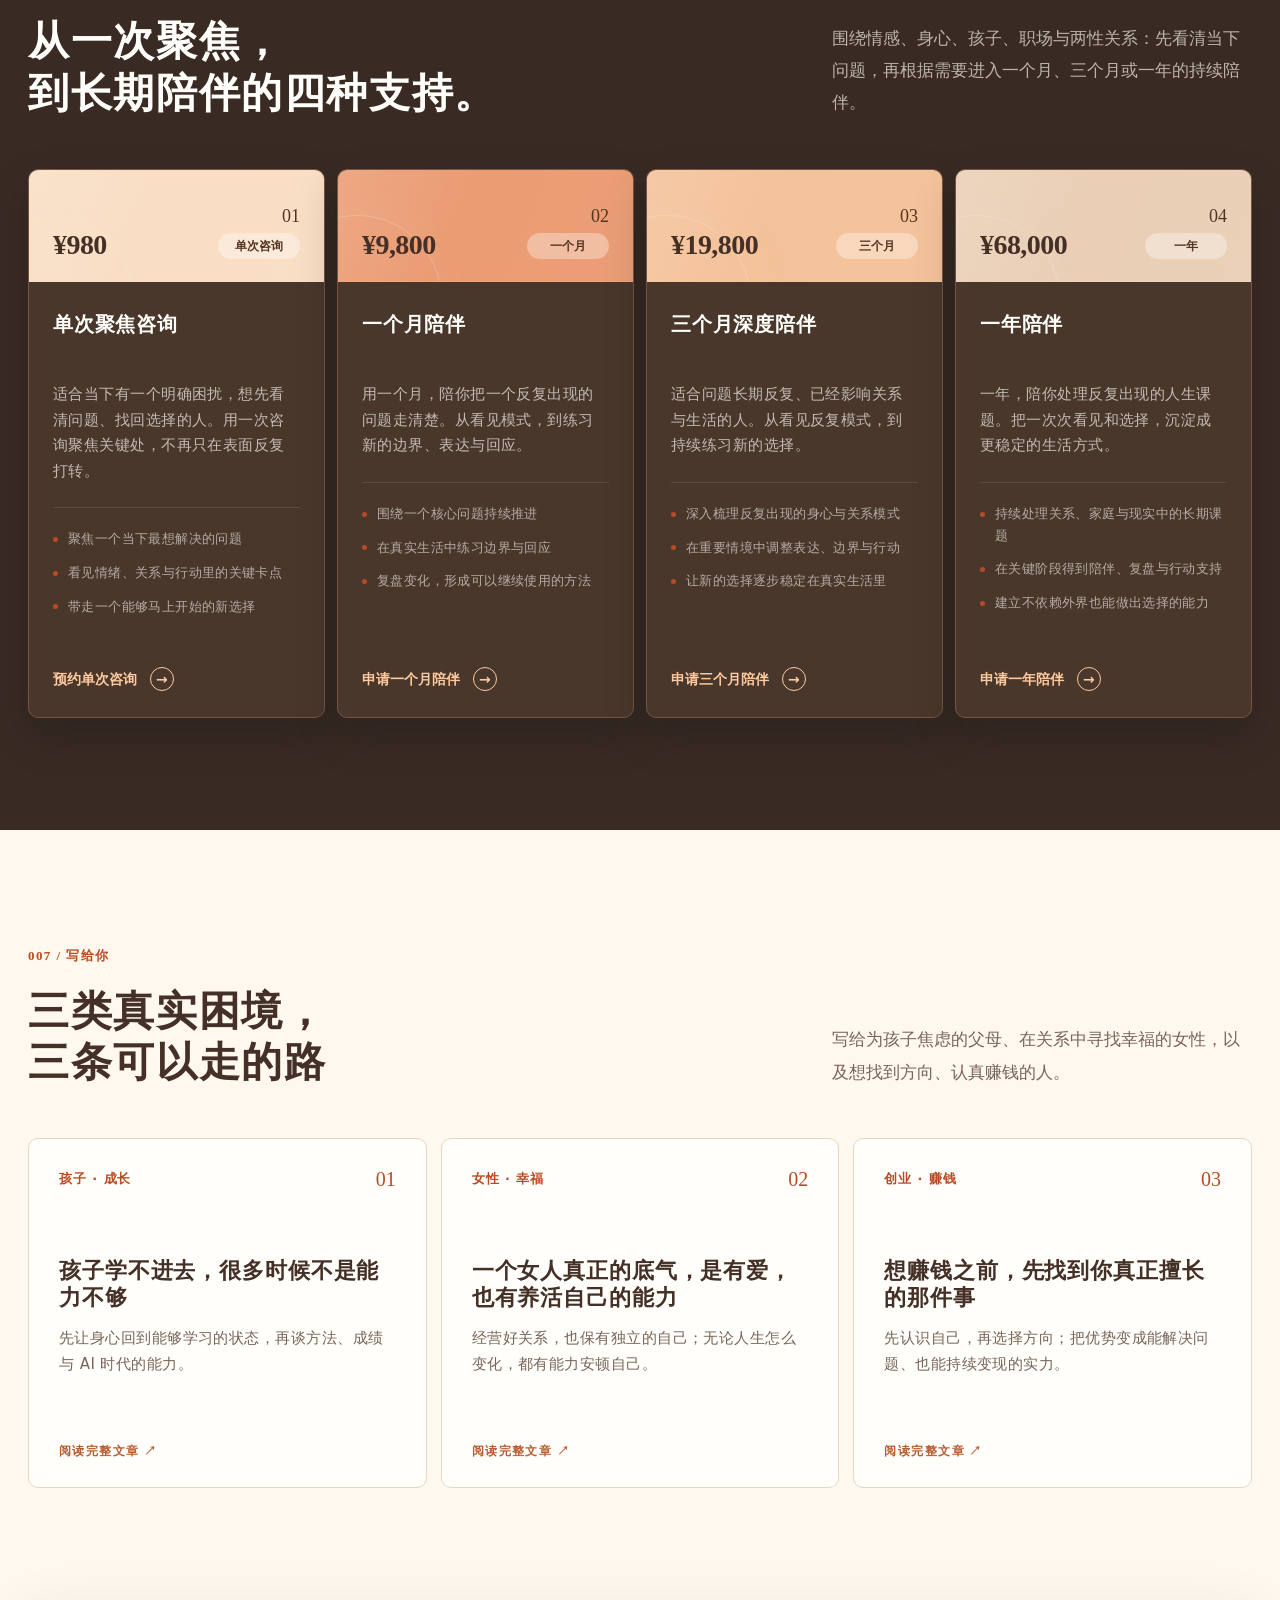
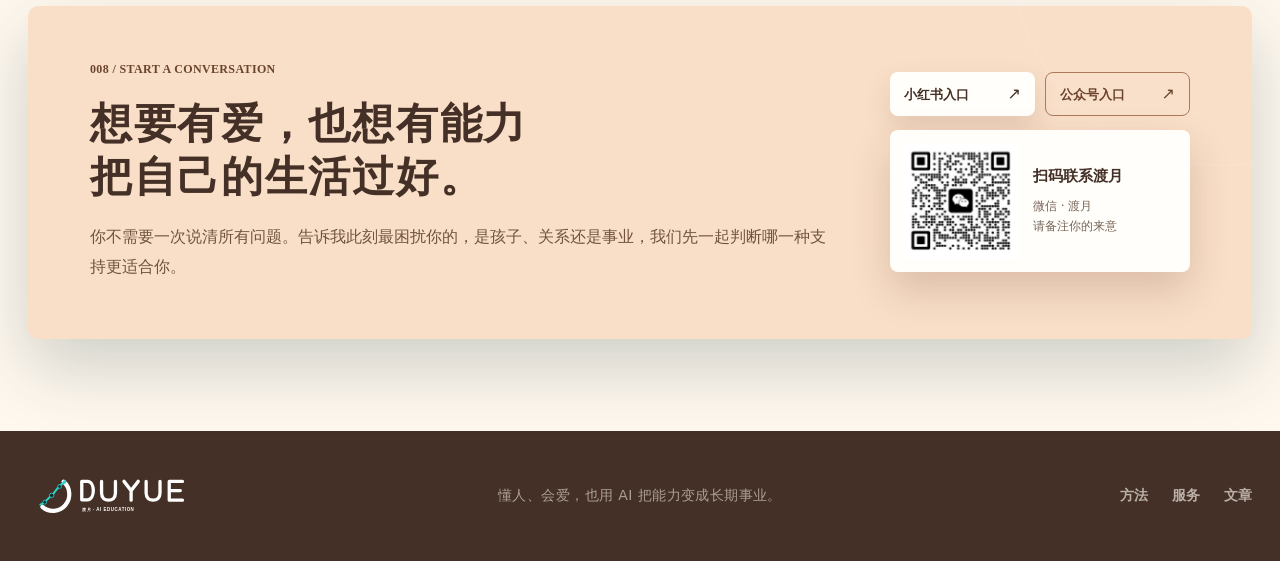
<file: psychology/index.html>
﻿<!DOCTYPE html><html lang="zh-CN"><head><meta charSet="utf-8"/><meta name="viewport" content="width=device-width, initial-scale=1"/><link rel="preload" href="/brand/duyue-logo-horizontal-color.svg" as="image"/><link rel="preload" href="/duyue-portrait-v3.png" as="image"/><link rel="preload" href="/experience/learning-02.jpg" as="image"/><link rel="preload" href="/experience/learning-06.jpg" as="image"/><link rel="preload" href="/experience/learning-01.jpg" as="image"/><link rel="preload" href="/experience/learning-07.jpg" as="image"/><link rel="preload" href="/experience/learning-04.jpg" as="image"/><link rel="preload" href="/experience/learning-05.jpg" as="image"/><link rel="preload" href="/brand/duyue-symbol-color.svg" as="image"/><link rel="preload" href="/duyue-relationship-scene.png" as="image"/><link rel="stylesheet" href="/_next/static/css/index.BwI75nAm.css"/><link rel="preload" href="/duyue-story-digital.png" as="image"/><link rel="preload" href="/duyue-story-helping.png" as="image"/><link rel="preload" href="/duyue-story-inner.png" as="image"/><link rel="preload" href="/duyue-story-ai.png" as="image"/><link rel="preload" href="/duyue-contact-qr.png" as="image"/><link rel="preload" href="/brand/duyue-logo-horizontal-light.svg" as="image"/>
</head><body><main class="home-v3 psychology-theme" id="top"><div class="branch-switch"><a href="https://nqldy.top/">← 返回双门首页</a><span>心理师渡月</span><a href="https://nqldy.top/ai-education/">去渡月AI教育 ↗</a></div><div class="v3-pointer-aura" aria-hidden="true"></div><div class="v3-header-wrap"><header class="v3-header v3-shell"><a class="v3-brand v3-psych-brand" href="#top" aria-label="心理师渡月首页"><img class="v3-brand-logo" src="/brand/duyue-logo-horizontal-color.svg" alt="渡月 DUYUE"/><span class="v3-psych-section">心理师渡月</span></a><nav class="v3-nav" aria-label="主导航"><a href="#about">渡月方法</a><a href="#focus">我能帮谁</a><a href="#cases">真实案例</a><a href="#services">产品服务</a><a href="#notes">深度文章</a></nav><a class="v3-btn v3-btn-small v3-btn-dark" href="#services">找到适合我的支持</a></header></div><section class="v3-hero v3-shell"><div class="v3-hero-copy"><p class="v3-kicker"><i></i> RELATIONSHIP · AI · GROWTH</p><h1>看见复杂，<br/><em>走向清醒的行动。</em></h1><p class="v3-hero-lead">我帮助父母看懂孩子，帮助女性建立幸福与独立的能力，也帮助想创业的人找到优势，用 AI 把能力变成事业。</p><p class="v3-hero-intro">我是渡月，心理咨询师、青少年成长导师，也是 AI一人公司实践者。我懂人、会教，也懂技术：先处理身心与关系，再把改变变成学习、生活与赚钱的能力。</p><div class="v3-actions"><a class="v3-btn v3-btn-primary" href="#services">看看我适合哪种支持 <span>→</span></a><a class="v3-btn v3-btn-outline" href="#cases">查看真实案例</a></div><div class="v3-hero-tags" aria-label="渡月关注领域"><span>孩子成长</span><span>幸福关系</span><span>个人事业</span><span>AI一人公司</span></div></div><div class="v3-hero-visual"><div class="v3-photo-frame v3-hero-carousel" data-tilt="true" aria-label="渡月个人形象、学习成长与服务反馈轮播"><div class="v3-carousel-slide v3-carousel-portrait"><img src="/duyue-portrait-v3.png" alt="渡月品牌主理人肖像"/><span class="v3-slide-caption">现在的渡月 · PERSONAL PORTRAIT</span></div><div class="v3-carousel-slide v3-learning-collage" aria-label="学习与专业成长场景"><img src="/experience/learning-02.jpg" alt="亲子咨询实操技能培训合影"/><img src="/experience/learning-06.jpg" alt="咨询师学习与展示空间"/><img src="/experience/learning-01.jpg" alt="专业学习活动合影"/><img src="/experience/learning-07.jpg" alt="系统排列课程学习合影"/><img src="/experience/learning-04.jpg" alt="户外学习活动中的同行者"/><img src="/experience/learning-05.jpg" alt="专业团队形象照"/><span class="v3-slide-caption">持续学习与专业成长 · LEARNING JOURNEY</span></div><div class="v3-carousel-slide v3-feedback-collage" aria-label="经脱敏重组的服务反馈"><div class="v3-feedback-card"><small>个人成长</small><strong>“生活回归正常，每天都好轻松。”</strong><span>状态稳定下来，也重新愿意面对学习。</span></div><div class="v3-feedback-card"><small>婚姻情感</small><strong>“我终于，不再自我放弃了。”</strong><span>情绪更平静，也更能看见关系中的自己。</span></div><div class="v3-feedback-card"><small>青少年</small><strong>“比原来要好多了吧！”</strong><span>家长在回访中看见孩子正在发生的变化。</span></div><div class="v3-feedback-card"><small>个人成长</small><strong>“我找到了突破的点。”</strong><span>不断尝试之后，恐惧逐渐失去原来的力量。</span></div><span class="v3-slide-caption">来自真实关系的反馈 · CLIENT VOICES</span></div></div><div class="v3-visual-mark"><img src="/brand/duyue-symbol-color.svg" alt=""/><span>DUYUE<br/>PERSONAL BRAND</span></div><p class="v3-visual-quote">人不是只靠知识改变，<br/>而是在关系中长出新的自己。</p><div class="v3-carousel-dots" aria-hidden="true"><i></i><i></i><i></i></div><div class="v3-moon-ring" aria-hidden="true"></div></div></section><section class="v3-metrics" aria-label="渡月品牌概览"><div class="v3-shell v3-metric-grid"><div><strong>懂人</strong><span>理解身心与关系</span></div><div><strong>会教</strong><span>陪孩子恢复成长</span></div><div><strong>懂AI</strong><span>把能力变成事业</span></div><div><strong>能陪</strong><span>从方法到深度支持</span></div></div></section><section class="v3-section v3-shell" id="about"><header class="v3-section-head"><p>001 / 渡月的方法</p><h2>先把人看懂，<br/>再把方法教会。</h2><span>我不只分析问题，也会把复杂的人、关系与现实选择讲清楚，示范出来，再陪你练到自己会用。</span></header><div class="v3-method-grid"><article class="v3-method-card"><div><b>稳</b><small>0<!-- -->1</small></div><h3>先把人稳住</h3><p>先看见身心状态、情绪和关系位置。一个人有了安全感和力量，方法才真正进得去。</p></article><article class="v3-method-card"><div><b>懂</b><small>0<!-- -->2</small></div><h3>再把关系读懂</h3><p>理解父母、孩子、伴侣与身边人的需要，也看见边界、责任和反复发生的互动模式。</p></article><article class="v3-method-card"><div><b>成</b><small>0<!-- -->3</small></div><h3>最后长出能力</h3><p>把理解变成沟通、学习、做事与赚钱的能力，让你不只解决这一次，也能面对下一次。</p></article></div></section><section class="v3-scenario"><div class="v3-shell v3-scenario-grid"><div class="v3-scenario-copy"><p class="v3-section-no">002 / 问题背后</p><h2>表面是不同的问题，<br/>深处都在寻找力量。</h2><p>孩子学不进去、婚姻越来越累、想赚钱却找不到方向，看起来彼此无关。可真正需要解决的，常常是一个人如何理解自己、建立关系、形成能力，再把生活重新握回手里。</p><blockquote>“我想帮你的，不只是渡过这一次，<br/>而是长出面对下一次的能力。”</blockquote><a class="v3-text-link" href="#focus">看看我能帮谁 <span>↗</span></a></div><div class="v3-scene-card"><img src="/duyue-relationship-scene.png" alt="月下相对而坐的关系意境空间"/><div><span>DUYUE · RELATIONSHIP</span><strong>懂得爱，也有能力安顿自己；<br/>看懂关系，也能走向自己的事业。</strong></div></div></div></section><section class="v3-section v3-shell" id="focus"><header class="v3-section-head v3-section-head-row"><div><p>003 / 我能帮谁</p><h2>三类人，三条通向更好生活的路</h2></div><span>无论你从孩子、关系还是事业进入，最终都要回到同一个目标：更懂人，也更有能力把自己的人生过好。</span></header><div class="v3-focus-grid"><a class="v3-focus-card green" href="https://nqldy.top/notes/child-growth/"><div><span>01</span><small>PARENTS</small></div><h3>为孩子成长焦虑的父母</h3><p>先看懂孩子为什么学不进去、为什么逃避或对抗，再重建关系、学习动力与面向 AI 时代的能力。</p><b aria-hidden="true">↗</b></a><a class="v3-focus-card clay" href="https://nqldy.top/notes/women-happiness/"><div><span>02</span><small>WOMEN</small></div><h3>想拥有幸福与底气的女性</h3><p>既能经营亲密关系和家庭，也不弄丢自己；慢慢长出爱人的能力、独立生活的能力与赚钱的能力。</p><b aria-hidden="true">↗</b></a><a class="v3-focus-card ink" href="https://nqldy.top/notes/business-strength/"><div><span>03</span><small>BUSINESS</small></div><h3>想找到优势、认真赚钱的人</h3><p>从自我认知与真实能力出发找到定位，再借助 AI 建立内容、获客、产品与服务的个人事业。</p><b aria-hidden="true">↗</b></a></div></section><section class="v3-quote-band"><div class="v3-shell"><span>“</span><blockquote>我想帮助你既有经营爱的能力，<br/><em>也有创造收入与选择的底气。</em></blockquote><p>—— 渡月 · DUYUE</p></div></section><section class="v3-section v3-shell" id="story"><header class="v3-section-head v3-section-head-row"><div><p>004 / 为什么是渡月</p><h2>懂人、会教，也懂AI</h2></div><span>心理学让我理解人，教育与助人实践让我会教，技术和 AI 经历则让我能把能力变成一套真正可执行的系统。</span></header><div class="v3-story-list"><article><b>0<!-- -->1</b><div class="v3-story-image"><img src="/duyue-story-digital.png" alt="浅色数字化工作台与结构化流程"/></div><small>起点</small><h3>从企业数字化开始</h3><p>在 IT、项目与数字化交付中学习结构、协作和变化，也看见技术背后始终是人的选择。</p></article><article><b>0<!-- -->2</b><div class="v3-story-image"><img src="/duyue-story-helping.png" alt="自然光下的心理咨询与倾听空间"/></div><small>走近人</small><h3>走进心理学与助人实践</h3><p>从倾听、咨询与真实助人工作中理解：改变不是一个答案，而是在关系中发生的过程。</p></article><article><b>0<!-- -->3</b><div class="v3-story-image"><img src="/duyue-story-inner.png" alt="在窗边记录与向内觉察的女性"/></div><small>向内</small><h3>从学习技术到修自己</h3><p>把关系视角带进咨询、亲子与亲密关系，也不断看见自己的位置、边界和责任。</p></article><article><b>0<!-- -->4</b><div class="v3-story-image"><img src="/duyue-story-ai.png" alt="关系图谱与人工智能知识系统共同工作的场景"/></div><small>今天</small><h3>连接关系成长与 AI 时代</h3><p>将关系成长、助人者发展、家庭教育、AI 与知识系统重新汇合，服务真实生活与长期事业。</p></article></div></section><section class="v3-cases" id="cases"><div class="v3-shell"><header class="v3-section-head v3-section-head-row"><div><p>005 / 真实案例</p><h2>信任不只来自我怎么说，<br/>也来自改变如何发生。</h2></div><span>这里没有一个适合所有人的标准答案，只有真实的人如何重新理解自己、改变关系，并把新的选择活进日常。</span></header><div class="v3-case-grid"><a class="v3-case-card" href="https://nqldy.top/cases/case-001/index.html" target="_blank" rel="noreferrer"><div class="v3-case-image"><img src="/duyue-story-inner.png" alt="在自然光中书写和整理内在感受"/><div><span>CASE <!-- -->001</span><small>个人成长</small></div></div><div class="v3-case-copy"><h3>工作和感情都不顺，她觉得人生没有希望了</h3><dl><div><dt>最初卡点</dt><dd>一次受挫就容易全盘否定自己，也越来越不相信生活会好起来。</dd></div><div><dt>关键转折</dt><dd>把“事情没有做好”与“我不值得”分开，先不再放弃自己。</dd></div><div><dt>当前变化</dt><dd>开始重新选择工作与关系，并逐渐感受到自己的力量。</dd></div></dl><span class="v3-case-link">阅读完整案例 <b>↗</b></span></div></a><a class="v3-case-card" href="https://nqldy.top/cases/case-003/index.html" target="_blank" rel="noreferrer"><div class="v3-case-image"><img src="/duyue-relationship-scene.png" alt="月下相对而坐的关系空间"/><div><span>CASE <!-- -->003</span><small>情感关系</small></div></div><div class="v3-case-copy"><h3>工作上很理性，为什么一谈恋爱就失去判断？</h3><dl><div><dt>最初卡点</dt><dd>工作中清醒稳定，进入关系后却容易怀疑自己、反复猜测对方。</dd></div><div><dt>关键转折</dt><dd>先学会在情绪里把自己带回来，再真实地看眼前这个人。</dd></div><div><dt>当前变化</dt><dd>建立了稳定关系；更重要的是，她不再为了爱弄丢自己。</dd></div></dl><span class="v3-case-link">阅读完整案例 <b>↗</b></span></div></a><a class="v3-case-card" href="https://nqldy.top/cases/case-004/index.html" target="_blank" rel="noreferrer"><div class="v3-case-image"><img src="/duyue-story-ai.png" alt="桌面上的家庭关系图谱与线索"/><div><span>CASE <!-- -->004</span><small>家庭关系</small></div></div><div class="v3-case-copy"><h3>夫妻分床多年，孩子也越来越不合群</h3><dl><div><dt>最初卡点</dt><dd>夫妻长期疏远，彼此失望，紧张的家庭气氛也逐渐卷入孩子。</dd></div><div><dt>关键转折</dt><dd>不急着把谁改正确，先看见互动循环与自己能够改变的位置。</dd></div><div><dt>当前变化</dt><dd>夫妻关系开始松动，家庭氛围与孩子状态也逐渐发生变化。</dd></div></dl><span class="v3-case-link">阅读完整案例 <b>↗</b></span></div></a><a class="v3-case-card" href="https://nqldy.top/cases/case-005/index.html" target="_blank" rel="noreferrer"><div class="v3-case-image"><img src="/duyue-story-helping.png" alt="明亮而安静的咨询与倾听空间"/><div><span>CASE <!-- -->005</span><small>社交与成长</small></div></div><div class="v3-case-copy"><h3>家里什么都不缺，孩子为什么还是越来越害怕？</h3><dl><div><dt>最初卡点</dt><dd>长期害怕社交，在关系里不断退让，也渐渐失去生活动力。</dd></div><div><dt>关键转折</dt><dd>不急着贴标签，先恢复生活能力、关系边界与真实表达。</dd></div><div><dt>当前变化</dt><dd>逐渐能够说出需求、建立关系，并重新找回行动与生活动力。</dd></div></dl><span class="v3-case-link">阅读完整案例 <b>↗</b></span></div></a></div><div class="v3-case-foot"><span>案例均使用艺名并对可识别信息进行脱敏；点击卡片可阅读完整整理稿。</span><b>DUYUE · CASE LIBRARY</b></div></div></section><section class="v3-shell psychology-course-entry" id="intro-course"><div><p>想先从学习开始？</p><h2>从认识自己，走向更清醒的选择。</h2><span>渡月AI入门成长 · 六讲视频课。谈自我价值、学习与关系，也思考 AI 时代的判断与教育。课程学习不替代个别化咨询。</span></div><a class="v3-btn v3-btn-primary" href="/psychology/intro/">了解六讲入门课 <span>→</span></a></section><section class="v3-services" id="services"><div class="v3-shell"><header class="v3-section-head v3-section-head-row light"><div><p>006 / 产品服务</p><h2>从一次聚焦，<br/>到长期陪伴的四种支持。</h2></div><span>围绕情感、身心、孩子、职场与两性关系：先看清当下问题，再根据需要进入一个月、三个月或一年的持续陪伴。</span></header><div class="v3-service-grid"><article><div class="v3-service-visual v3-service-visual-green"><strong>¥980</strong><div><span>01</span><small>单次咨询</small></div></div><div class="v3-service-copy"><h3>单次聚焦咨询</h3><p>适合当下有一个明确困扰，想先看清问题、找回选择的人。用一次咨询聚焦关键处，不再只在表面反复打转。</p><ul><li>聚焦一个当下最想解决的问题</li><li>看见情绪、关系与行动里的关键卡点</li><li>带走一个能够马上开始的新选择</li></ul><a href="#contact">预约单次咨询<!-- --> <b>→</b></a></div></article><article><div class="v3-service-visual v3-service-visual-red"><strong>¥9,800</strong><div><span>02</span><small>一个月</small></div></div><div class="v3-service-copy"><h3>一个月陪伴</h3><p>用一个月，陪你把一个反复出现的问题走清楚。从看见模式，到练习新的边界、表达与回应。</p><ul><li>围绕一个核心问题持续推进</li><li>在真实生活中练习边界与回应</li><li>复盘变化，形成可以继续使用的方法</li></ul><a href="#contact">申请一个月陪伴<!-- --> <b>→</b></a></div></article><article><div class="v3-service-visual v3-service-visual-brass"><strong>¥19,800</strong><div><span>03</span><small>三个月</small></div></div><div class="v3-service-copy"><h3>三个月深度陪伴</h3><p>适合问题长期反复、已经影响关系与生活的人。从看见反复模式，到持续练习新的选择。</p><ul><li>深入梳理反复出现的身心与关系模式</li><li>在重要情境中调整表达、边界与行动</li><li>让新的选择逐步稳定在真实生活里</li></ul><a href="#contact">申请三个月陪伴<!-- --> <b>→</b></a></div></article><article><div class="v3-service-visual v3-service-visual-blue"><strong>¥68,000</strong><div><span>04</span><small>一年</small></div></div><div class="v3-service-copy"><h3>一年陪伴</h3><p>一年，陪你处理反复出现的人生课题。把一次次看见和选择，沉淀成更稳定的生活方式。</p><ul><li>持续处理关系、家庭与现实中的长期课题</li><li>在关键阶段得到陪伴、复盘与行动支持</li><li>建立不依赖外界也能做出选择的能力</li></ul><a href="#contact">申请一年陪伴<!-- --> <b>→</b></a></div></article></div></div></section><section class="v3-section v3-shell" id="notes"><header class="v3-section-head v3-section-head-row"><div><p>007 / 写给你</p><h2>三类真实困境，<br/>三条可以走的路</h2></div><span>写给为孩子焦虑的父母、在关系中寻找幸福的女性，以及想找到方向、认真赚钱的人。</span></header><div class="v3-notes-grid"><a href="https://nqldy.top/notes/child-growth/"><div><span>孩子 · 成长</span><b>0<!-- -->1</b></div><h3>孩子学不进去，很多时候不是能力不够</h3><p>先让身心回到能够学习的状态，再谈方法、成绩与 AI 时代的能力。</p><em>阅读完整文章 ↗</em></a><a href="https://nqldy.top/notes/women-happiness/"><div><span>女性 · 幸福</span><b>0<!-- -->2</b></div><h3>一个女人真正的底气，是有爱，也有养活自己的能力</h3><p>经营好关系，也保有独立的自己；无论人生怎么变化，都有能力安顿自己。</p><em>阅读完整文章 ↗</em></a><a href="https://nqldy.top/notes/business-strength/"><div><span>创业 · 赚钱</span><b>0<!-- -->3</b></div><h3>想赚钱之前，先找到你真正擅长的那件事</h3><p>先认识自己，再选择方向；把优势变成能解决问题、也能持续变现的实力。</p><em>阅读完整文章 ↗</em></a></div></section><section class="v3-contact v3-shell" id="contact"><div><p>008 / START A CONVERSATION</p><h2>想要有爱，也想有能力<br/>把自己的生活过好。</h2><span>你不需要一次说清所有问题。告诉我此刻最困扰你的，是孩子、关系还是事业，我们先一起判断哪一种支持更适合你。</span></div><div class="v3-contact-actions"><div class="v3-channel-buttons" aria-label="渡月内容平台入口"><a class="v3-channel-button v3-channel-button-light" href="https://www.xiaohongshu.com/user/profile/66520e2a000000001b01be3a?xsec_token=ABQkGABeJUXt0C5_hWleO3WTJL7RJes9KoSkJU3fui5_s=&amp;xsec_source=pc_search" target="_blank" rel="noreferrer">小红书入口 <b>↗</b></a><a class="v3-channel-button v3-channel-button-outline" href="https://mp.weixin.qq.com/s/tU1oT6igymR7MiUvKcPEXA" target="_blank" rel="noreferrer">公众号入口 <b>↗</b></a></div><div class="v3-qr-card"><img src="/duyue-contact-qr.png" alt="渡月联系二维码"/><div><strong>扫码联系渡月</strong><small>微信 · 渡月<br/>请备注你的来意</small></div></div></div></section><footer class="v3-footer"><div class="v3-shell"><a class="v3-brand" href="#top"><img class="v3-brand-logo" src="/brand/duyue-logo-horizontal-light.svg" alt="渡月 DUYUE"/></a><p>懂人、会爱，也用 AI 把能力变成长期事业。</p><nav aria-label="页脚导航"><a href="#about">方法</a><a href="#services">服务</a><a href="#notes">文章</a></nav></div></footer></main><!--$--><!--/$--><div hidden=""><!--$?--><template id="B:0"></template><!--/$--></div><div hidden id="S:0"><div hidden=""><title>心理师渡月｜看见复杂，走向清醒的行动</title><meta name="description" content="渡月，关系成长顾问与 AI一人公司实践者。把复杂的问题放回真实处境。"><meta property="og:title" content="渡月 DUYUE｜看见复杂，走向清醒的行动"><meta property="og:description" content="渡月，关系成长顾问与 AI一人公司实践者。把复杂的问题放回真实处境。"><meta property="og:image" content="https://nqldy.top/og.png"><meta property="og:image:width" content="1536"><meta property="og:image:height" content="1024"><meta property="og:image:alt" content="渡月 DUYUE"><meta name="twitter:card" content="summary_large_image"><meta name="twitter:title" content="渡月 DUYUE｜看见复杂，走向清醒的行动"><meta name="twitter:description" content="渡月，关系成长顾问与 AI一人公司实践者。把复杂的问题放回真实处境。"><meta name="twitter:image" content="https://nqldy.top/og.png"><link rel="shortcut icon" href="/brand/duyue-favicon.ico"><link rel="icon" href="/brand/duyue-favicon.ico"><link rel="icon" href="/brand/duyue-symbol-32.png" type="image/png" sizes="32x32"><link rel="apple-touch-icon" href="/brand/duyue-symbol-180.png" type="image/png" sizes="180x180"></div></div><script src="/duyue-interactions.js" defer></script></body></html>
</file>
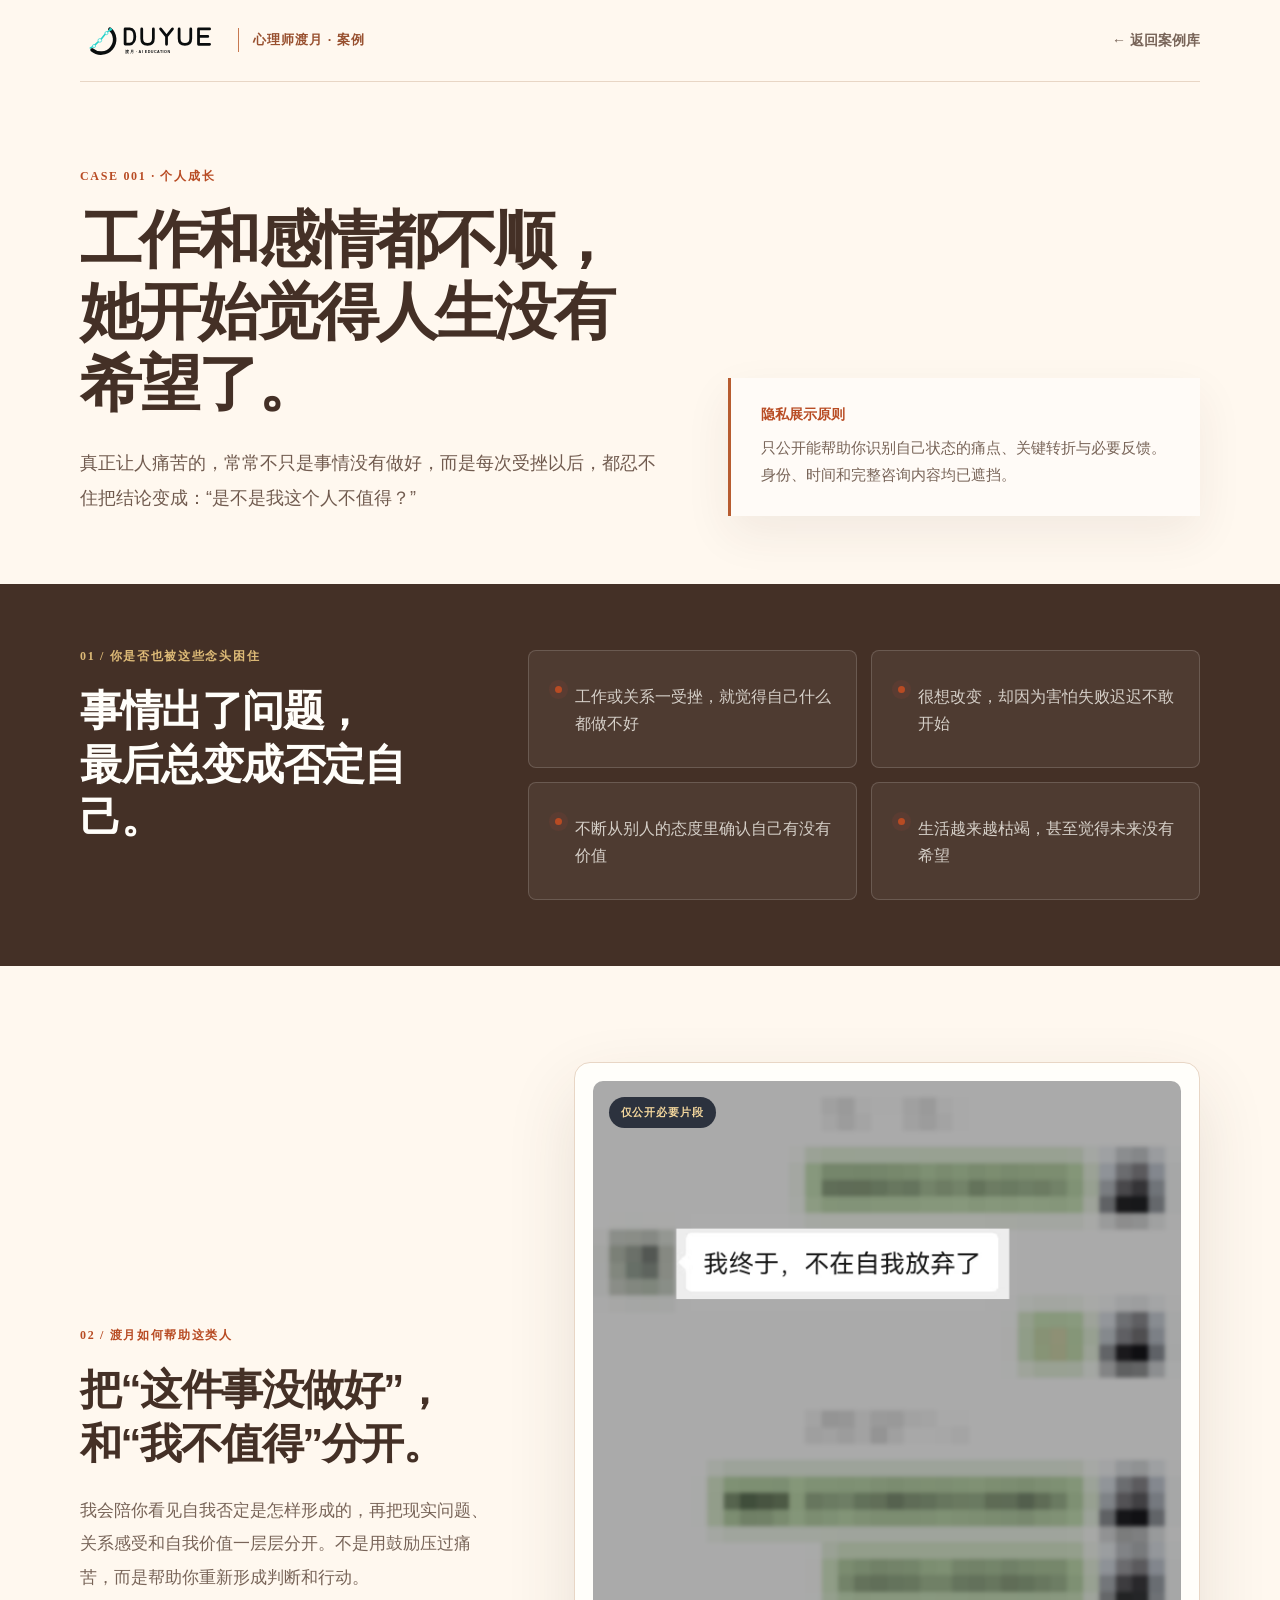
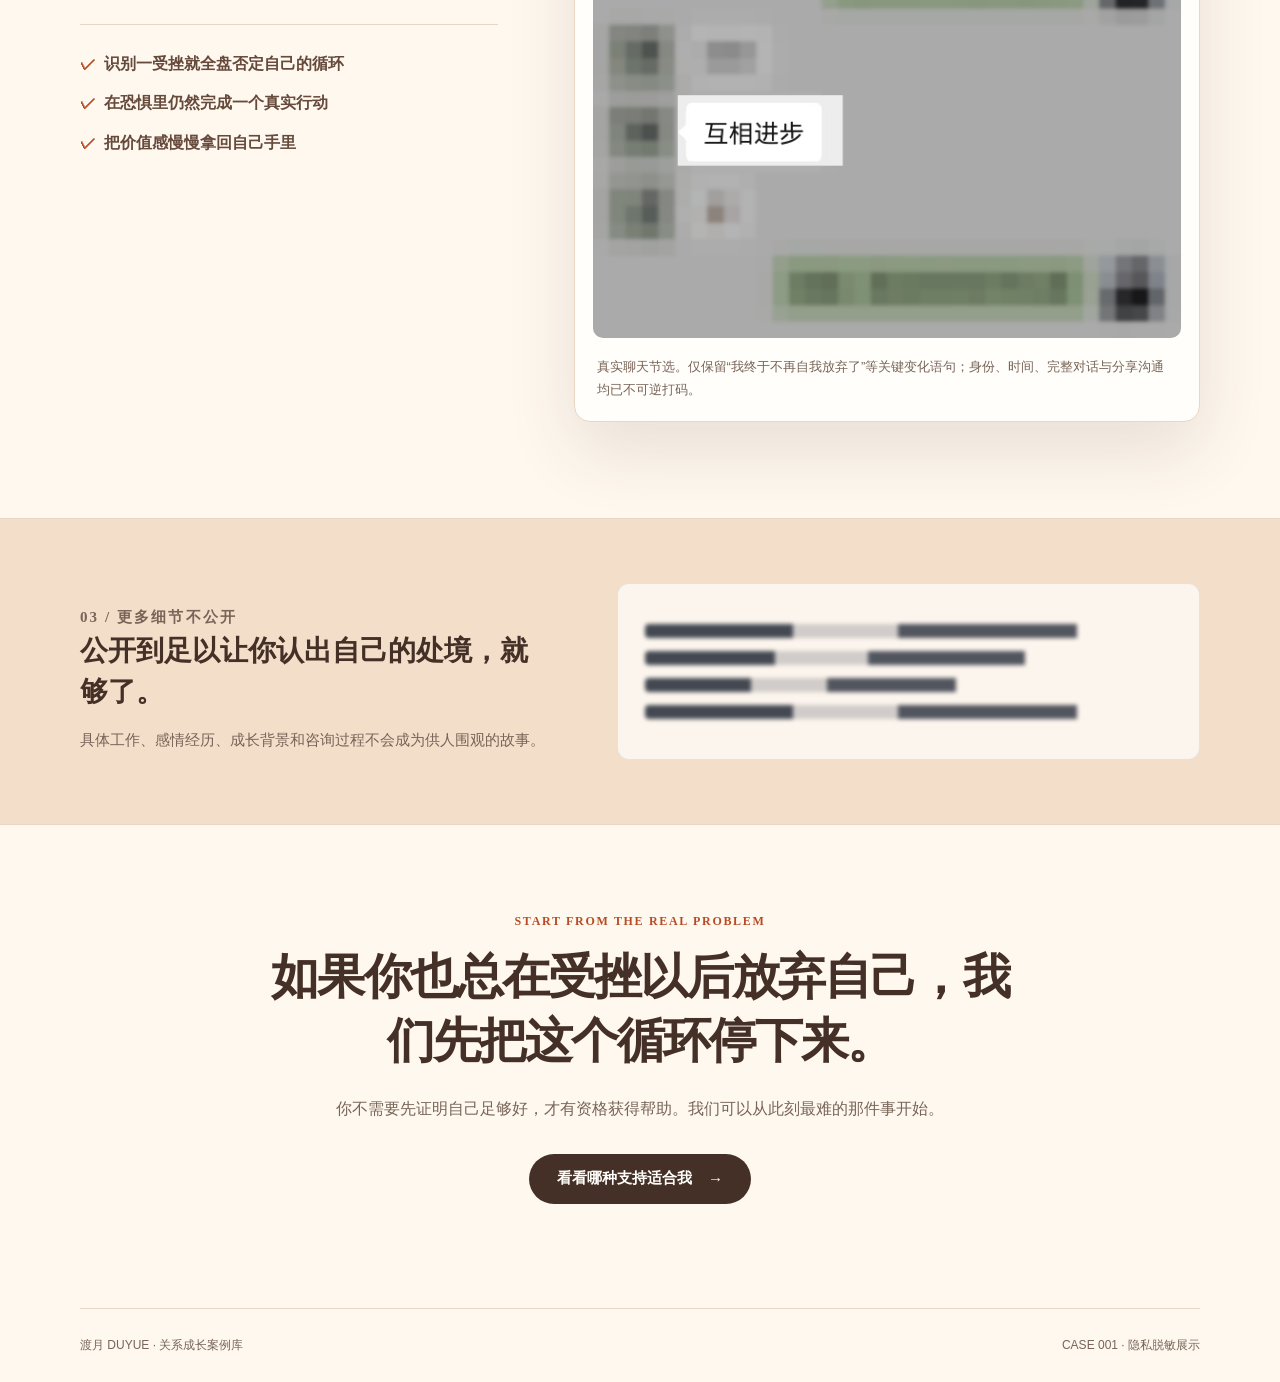
<file: cases/case-001/index.html>
﻿<!doctype html><html lang="zh-CN"><head><meta charset="utf-8" /><meta name="viewport" content="width=device-width,initial-scale=1" /><title>渡月案例 001｜为什么一次受挫，会让人否定整个人生</title><meta name="description" content="一个关于自我否定、生活失去希望与重新找回力量的脱敏案例节选。" /><link rel="stylesheet" href="../case-teaser.css" /><script src="/public-origin-guard.js"></script></head>
<body><header class="topbar shell"><a class="brand" href="https://nqldy.top/psychology/" aria-label="返回心理师渡月首页"><img class="brand-logo" src="/brand/duyue-logo-horizontal-color.svg" alt="渡月 DUYUE" /><span class="brand-section">心理师渡月 · 案例</span></a><a class="back" href="https://nqldy.top/psychology/#cases">← 返回案例库</a></header><main>
<section class="hero shell"><div><p class="eyebrow">CASE 001 · 个人成长</p><h1>工作和感情都不顺，她开始觉得人生没有希望了。</h1><p class="lead">真正让人痛苦的，常常不只是事情没有做好，而是每次受挫以后，都忍不住把结论变成：“是不是我这个人不值得？”</p></div><aside class="hero-note"><strong>隐私展示原则</strong><p>只公开能帮助你识别自己状态的痛点、关键转折与必要反馈。身份、时间和完整咨询内容均已遮挡。</p></aside></section>
<section class="pain"><div class="shell pain-grid"><div><p class="section-no">01 / 你是否也被这些念头困住</p><h2>事情出了问题，<br />最后总变成否定自己。</h2></div><ul class="pain-list"><li>工作或关系一受挫，就觉得自己什么都做不好</li><li>很想改变，却因为害怕失败迟迟不敢开始</li><li>不断从别人的态度里确认自己有没有价值</li><li>生活越来越枯竭，甚至觉得未来没有希望</li></ul></div></section>
<section class="evidence"><div class="shell evidence-grid"><div class="evidence-copy"><p class="section-no">02 / 渡月如何帮助这类人</p><h2>把“这件事没做好”，<br />和“我不值得”分开。</h2><p>我会陪你看见自我否定是怎样形成的，再把现实问题、关系感受和自我价值一层层分开。不是用鼓励压过痛苦，而是帮助你重新形成判断和行动。</p><ul class="ability-list"><li>识别一受挫就全盘否定自己的循环</li><li>在恐惧里仍然完成一个真实行动</li><li>把价值感慢慢拿回自己手里</li></ul></div><figure class="evidence-card"><img src="关键反馈-脱敏-v2.png" alt="已不可逆打码、仅保留关键变化语句的聊天节选" /><figcaption>真实聊天节选。仅保留“我终于不再自我放弃了”等关键变化语句；身份、时间、完整对话与分享沟通均已不可逆打码。</figcaption></figure></div></section>
<section class="privacy"><div class="shell privacy-inner"><div><p class="section-no">03 / 更多细节不公开</p><h2>公开到足以让你认出自己的处境，就够了。</h2><p>具体工作、感情经历、成长背景和咨询过程不会成为供人围观的故事。</p></div><div class="redacted-lines" aria-label="更多隐私信息已遮挡"><i></i><i></i><i></i><i></i></div></div></section>
<section class="cta shell"><p>START FROM THE REAL PROBLEM</p><h2>如果你也总在受挫以后放弃自己，我们先把这个循环停下来。</h2><span>你不需要先证明自己足够好，才有资格获得帮助。我们可以从此刻最难的那件事开始。</span><a class="button" href="https://nqldy.top/psychology/#contact">看看哪种支持适合我 <b>→</b></a></section></main><footer class="footer shell"><span>渡月 DUYUE · 关系成长案例库</span><span>CASE 001 · 隐私脱敏展示</span></footer></body></html>
</file>
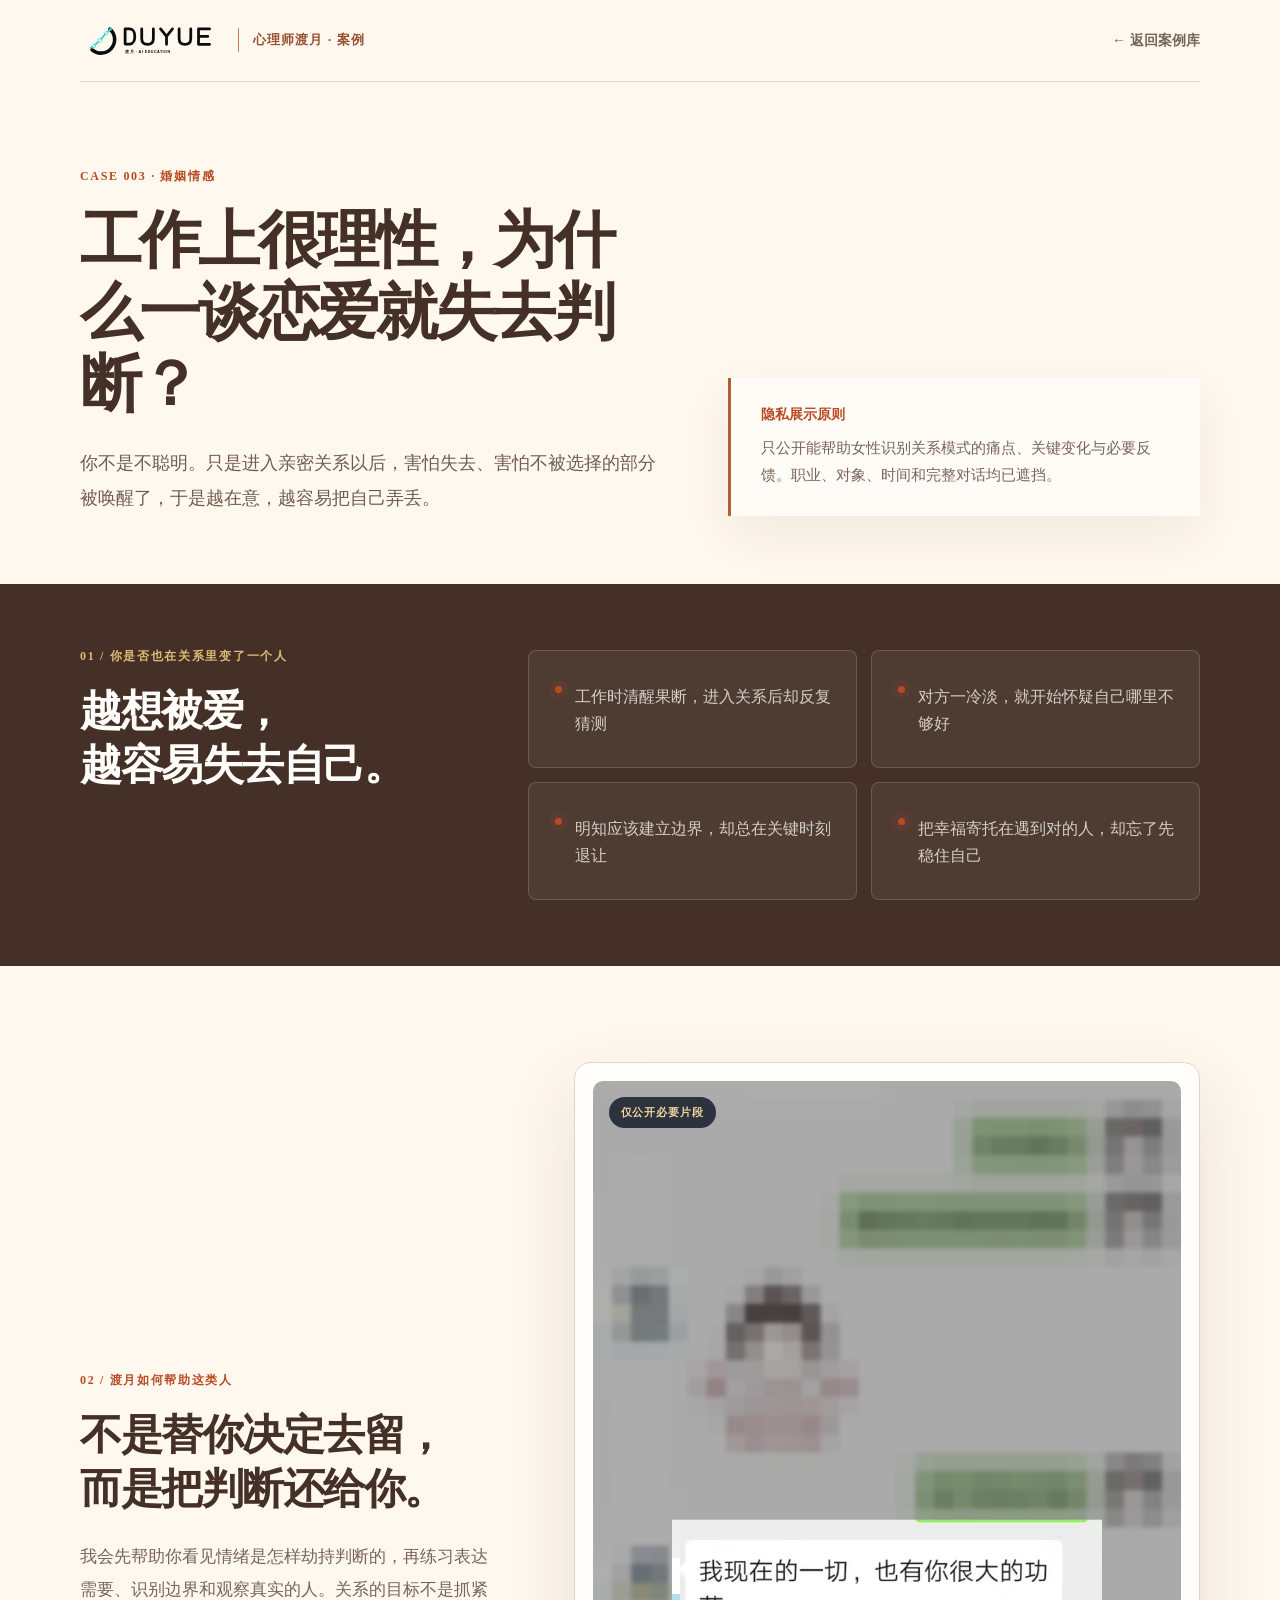
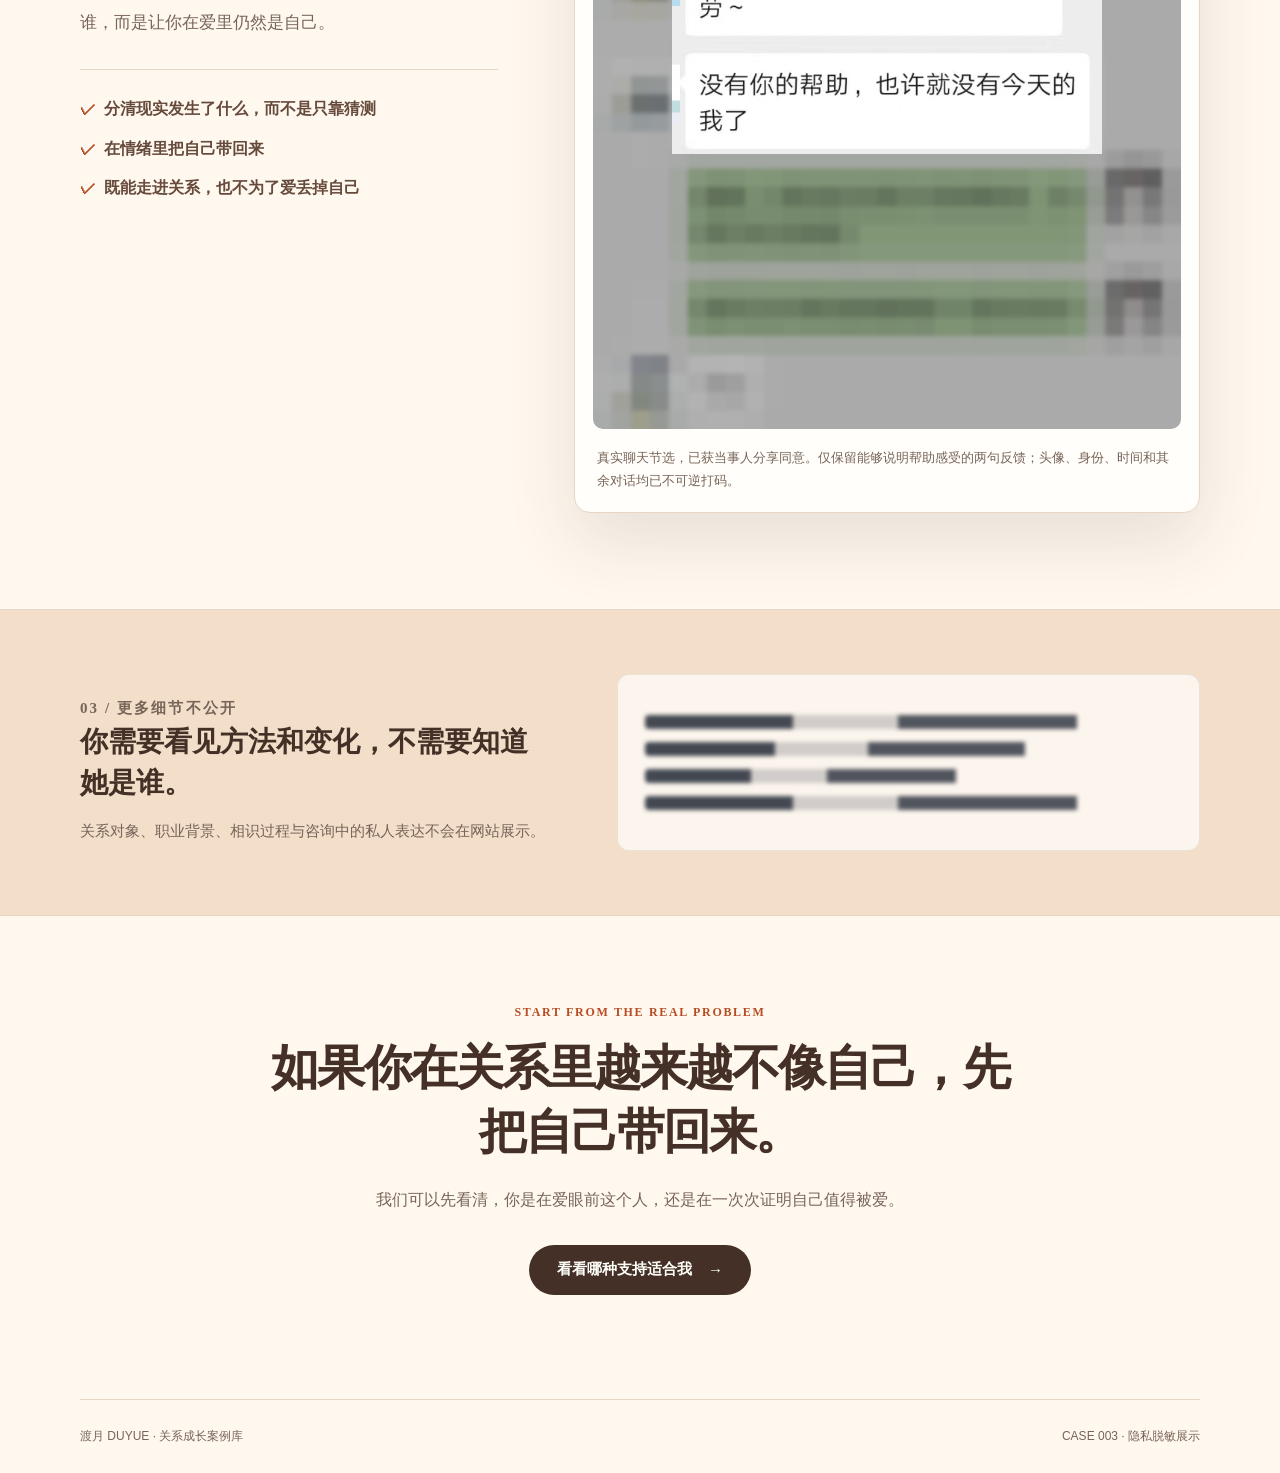
<file: cases/case-003/index.html>
﻿<!doctype html><html lang="zh-CN"><head><meta charset="utf-8" /><meta name="viewport" content="width=device-width,initial-scale=1" /><title>渡月案例 003｜工作上很理性，为什么一谈恋爱就失去判断</title><meta name="description" content="一个关于亲密关系焦虑、自我怀疑与重新找回判断的脱敏案例节选。" /><link rel="stylesheet" href="../case-teaser.css" /><script src="/public-origin-guard.js"></script></head>
<body><header class="topbar shell"><a class="brand" href="https://nqldy.top/psychology/" aria-label="返回心理师渡月首页"><img class="brand-logo" src="/brand/duyue-logo-horizontal-color.svg" alt="渡月 DUYUE" /><span class="brand-section">心理师渡月 · 案例</span></a><a class="back" href="https://nqldy.top/psychology/#cases">← 返回案例库</a></header><main>
<section class="hero shell"><div><p class="eyebrow">CASE 003 · 婚姻情感</p><h1>工作上很理性，为什么一谈恋爱就失去判断？</h1><p class="lead">你不是不聪明。只是进入亲密关系以后，害怕失去、害怕不被选择的部分被唤醒了，于是越在意，越容易把自己弄丢。</p></div><aside class="hero-note"><strong>隐私展示原则</strong><p>只公开能帮助女性识别关系模式的痛点、关键变化与必要反馈。职业、对象、时间和完整对话均已遮挡。</p></aside></section>
<section class="pain"><div class="shell pain-grid"><div><p class="section-no">01 / 你是否也在关系里变了一个人</p><h2>越想被爱，<br />越容易失去自己。</h2></div><ul class="pain-list"><li>工作时清醒果断，进入关系后却反复猜测</li><li>对方一冷淡，就开始怀疑自己哪里不够好</li><li>明知应该建立边界，却总在关键时刻退让</li><li>把幸福寄托在遇到对的人，却忘了先稳住自己</li></ul></div></section>
<section class="evidence"><div class="shell evidence-grid"><div class="evidence-copy"><p class="section-no">02 / 渡月如何帮助这类人</p><h2>不是替你决定去留，<br />而是把判断还给你。</h2><p>我会先帮助你看见情绪是怎样劫持判断的，再练习表达需要、识别边界和观察真实的人。关系的目标不是抓紧谁，而是让你在爱里仍然是自己。</p><ul class="ability-list"><li>分清现实发生了什么，而不是只靠猜测</li><li>在情绪里把自己带回来</li><li>既能走进关系，也不为了爱丢掉自己</li></ul></div><figure class="evidence-card"><img src="关键反馈-脱敏-v2.png" alt="已不可逆打码、仅保留关键反馈语句的聊天节选" /><figcaption>真实聊天节选，已获当事人分享同意。仅保留能够说明帮助感受的两句反馈；头像、身份、时间和其余对话均已不可逆打码。</figcaption></figure></div></section>
<section class="privacy"><div class="shell privacy-inner"><div><p class="section-no">03 / 更多细节不公开</p><h2>你需要看见方法和变化，不需要知道她是谁。</h2><p>关系对象、职业背景、相识过程与咨询中的私人表达不会在网站展示。</p></div><div class="redacted-lines" aria-label="更多隐私信息已遮挡"><i></i><i></i><i></i><i></i></div></div></section>
<section class="cta shell"><p>START FROM THE REAL PROBLEM</p><h2>如果你在关系里越来越不像自己，先把自己带回来。</h2><span>我们可以先看清，你是在爱眼前这个人，还是在一次次证明自己值得被爱。</span><a class="button" href="https://nqldy.top/psychology/#contact">看看哪种支持适合我 <b>→</b></a></section></main><footer class="footer shell"><span>渡月 DUYUE · 关系成长案例库</span><span>CASE 003 · 隐私脱敏展示</span></footer></body></html>
</file>
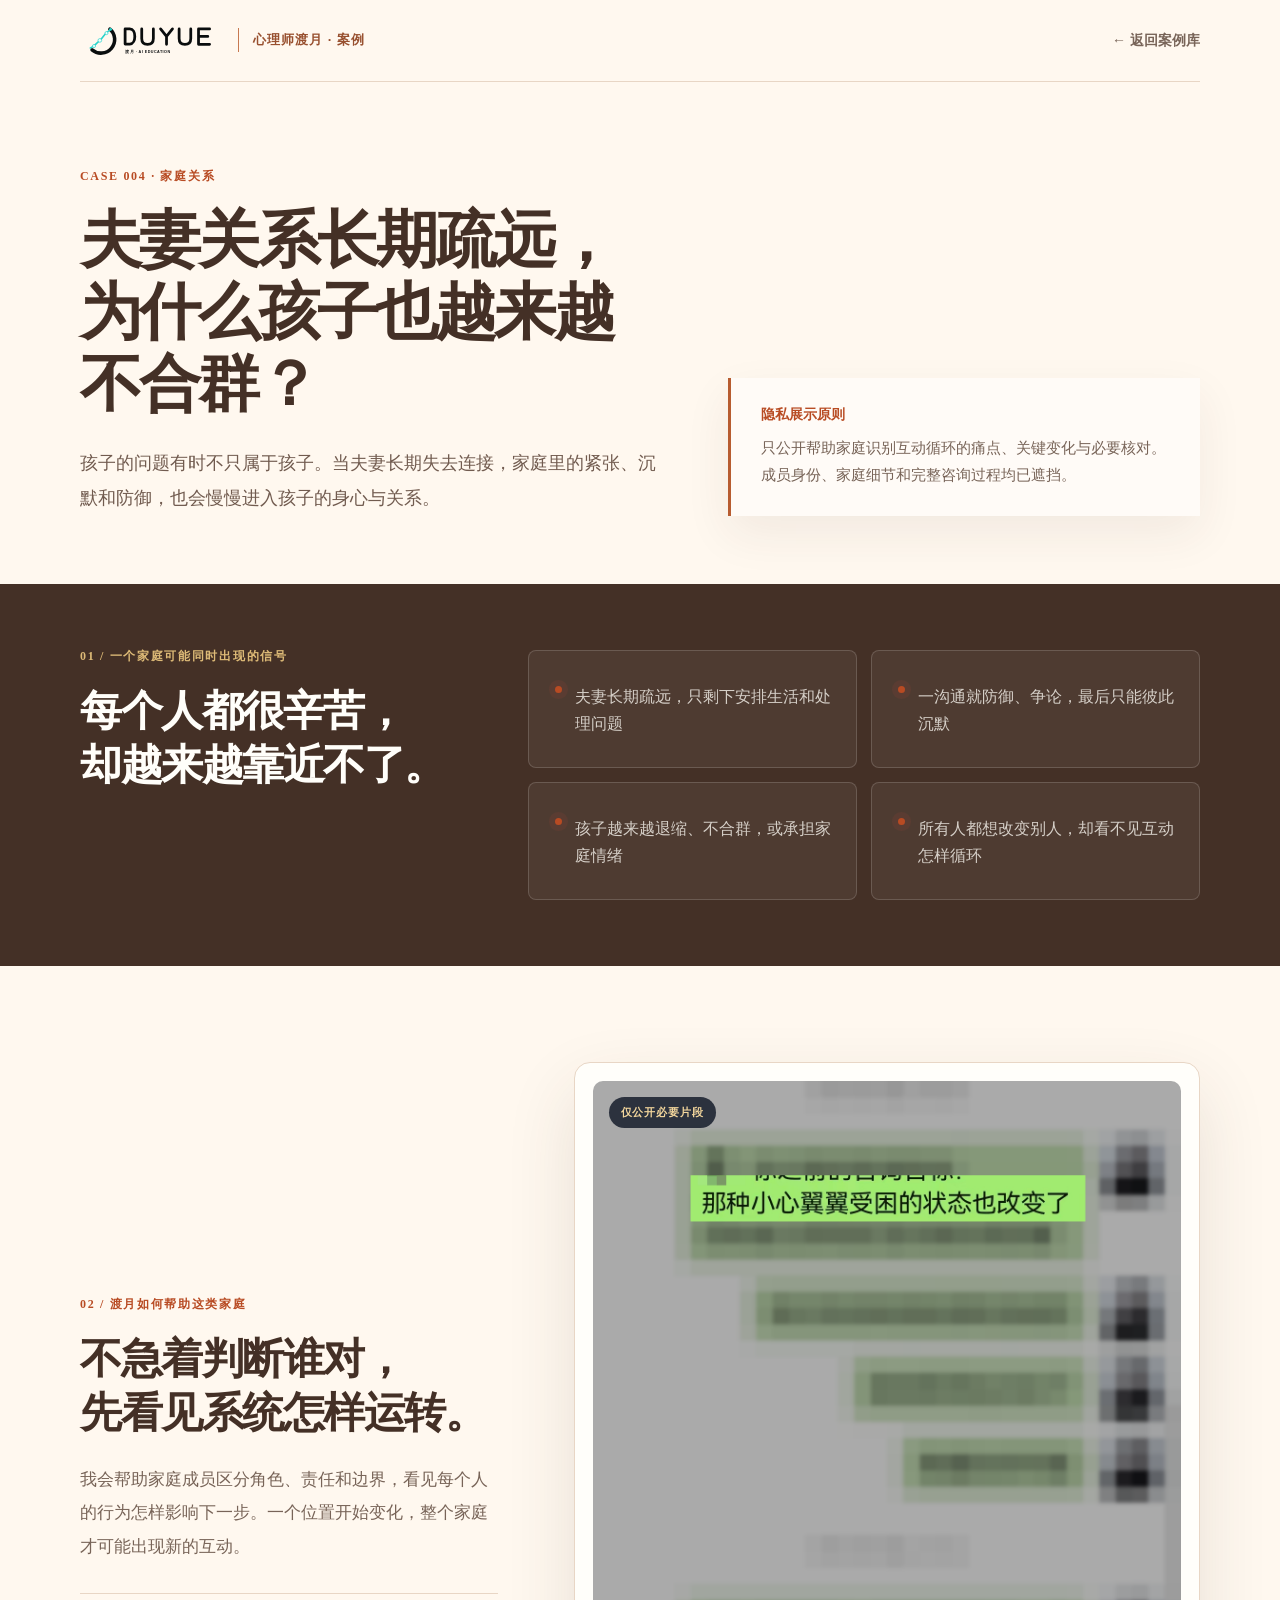
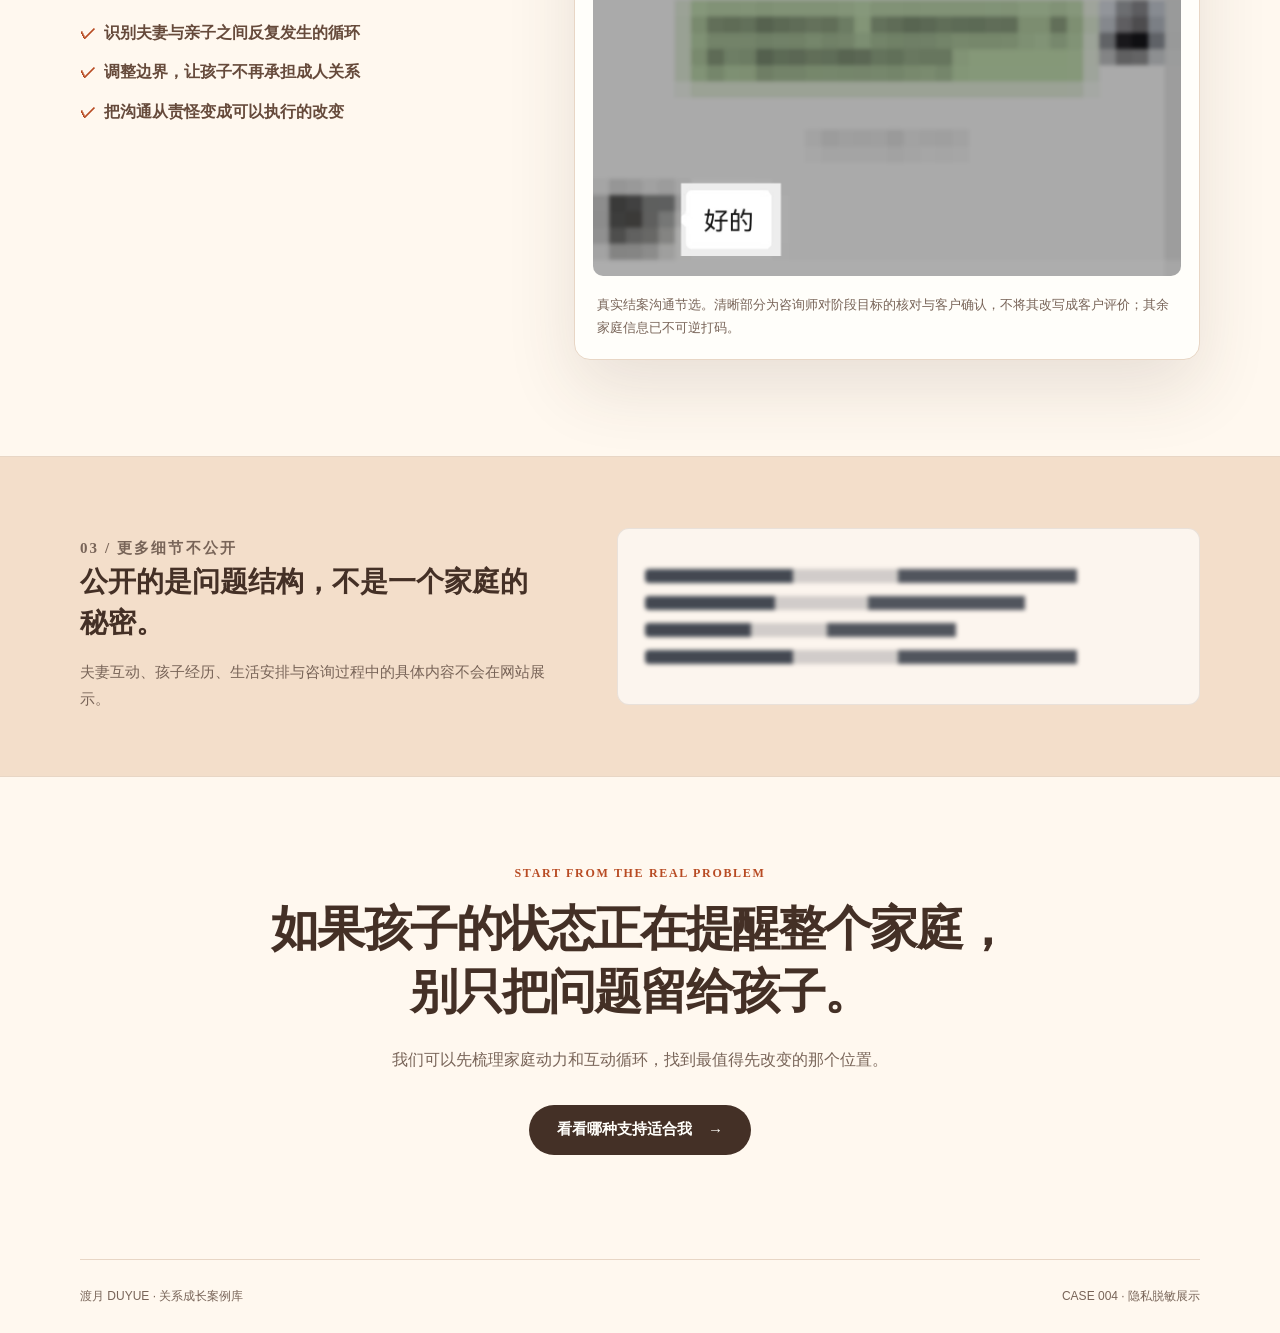
<file: cases/case-004/index.html>
﻿<!doctype html><html lang="zh-CN"><head><meta charset="utf-8" /><meta name="viewport" content="width=device-width,initial-scale=1" /><title>渡月案例 004｜夫妻关系疏远，为什么孩子也越来越不合群</title><meta name="description" content="一个关于夫妻疏远、家庭互动循环与孩子状态的脱敏案例节选。" /><link rel="stylesheet" href="../case-teaser.css" /><script src="/public-origin-guard.js"></script></head>
<body><header class="topbar shell"><a class="brand" href="https://nqldy.top/psychology/" aria-label="返回心理师渡月首页"><img class="brand-logo" src="/brand/duyue-logo-horizontal-color.svg" alt="渡月 DUYUE" /><span class="brand-section">心理师渡月 · 案例</span></a><a class="back" href="https://nqldy.top/psychology/#cases">← 返回案例库</a></header><main>
<section class="hero shell"><div><p class="eyebrow">CASE 004 · 家庭关系</p><h1>夫妻关系长期疏远，为什么孩子也越来越不合群？</h1><p class="lead">孩子的问题有时不只属于孩子。当夫妻长期失去连接，家庭里的紧张、沉默和防御，也会慢慢进入孩子的身心与关系。</p></div><aside class="hero-note"><strong>隐私展示原则</strong><p>只公开帮助家庭识别互动循环的痛点、关键变化与必要核对。成员身份、家庭细节和完整咨询过程均已遮挡。</p></aside></section>
<section class="pain"><div class="shell pain-grid"><div><p class="section-no">01 / 一个家庭可能同时出现的信号</p><h2>每个人都很辛苦，<br />却越来越靠近不了。</h2></div><ul class="pain-list"><li>夫妻长期疏远，只剩下安排生活和处理问题</li><li>一沟通就防御、争论，最后只能彼此沉默</li><li>孩子越来越退缩、不合群，或承担家庭情绪</li><li>所有人都想改变别人，却看不见互动怎样循环</li></ul></div></section>
<section class="evidence"><div class="shell evidence-grid"><div class="evidence-copy"><p class="section-no">02 / 渡月如何帮助这类家庭</p><h2>不急着判断谁对，<br />先看见系统怎样运转。</h2><p>我会帮助家庭成员区分角色、责任和边界，看见每个人的行为怎样影响下一步。一个位置开始变化，整个家庭才可能出现新的互动。</p><ul class="ability-list"><li>识别夫妻与亲子之间反复发生的循环</li><li>调整边界，让孩子不再承担成人关系</li><li>把沟通从责怪变成可以执行的改变</li></ul></div><figure class="evidence-card"><img src="关键反馈-脱敏-v2.png" alt="已不可逆打码、仅保留结案目标核对片段的聊天节选" /><figcaption>真实结案沟通节选。清晰部分为咨询师对阶段目标的核对与客户确认，不将其改写成客户评价；其余家庭信息已不可逆打码。</figcaption></figure></div></section>
<section class="privacy"><div class="shell privacy-inner"><div><p class="section-no">03 / 更多细节不公开</p><h2>公开的是问题结构，不是一个家庭的秘密。</h2><p>夫妻互动、孩子经历、生活安排与咨询过程中的具体内容不会在网站展示。</p></div><div class="redacted-lines" aria-label="更多隐私信息已遮挡"><i></i><i></i><i></i><i></i></div></div></section>
<section class="cta shell"><p>START FROM THE REAL PROBLEM</p><h2>如果孩子的状态正在提醒整个家庭，别只把问题留给孩子。</h2><span>我们可以先梳理家庭动力和互动循环，找到最值得先改变的那个位置。</span><a class="button" href="https://nqldy.top/psychology/#contact">看看哪种支持适合我 <b>→</b></a></section></main><footer class="footer shell"><span>渡月 DUYUE · 关系成长案例库</span><span>CASE 004 · 隐私脱敏展示</span></footer></body></html>
</file>
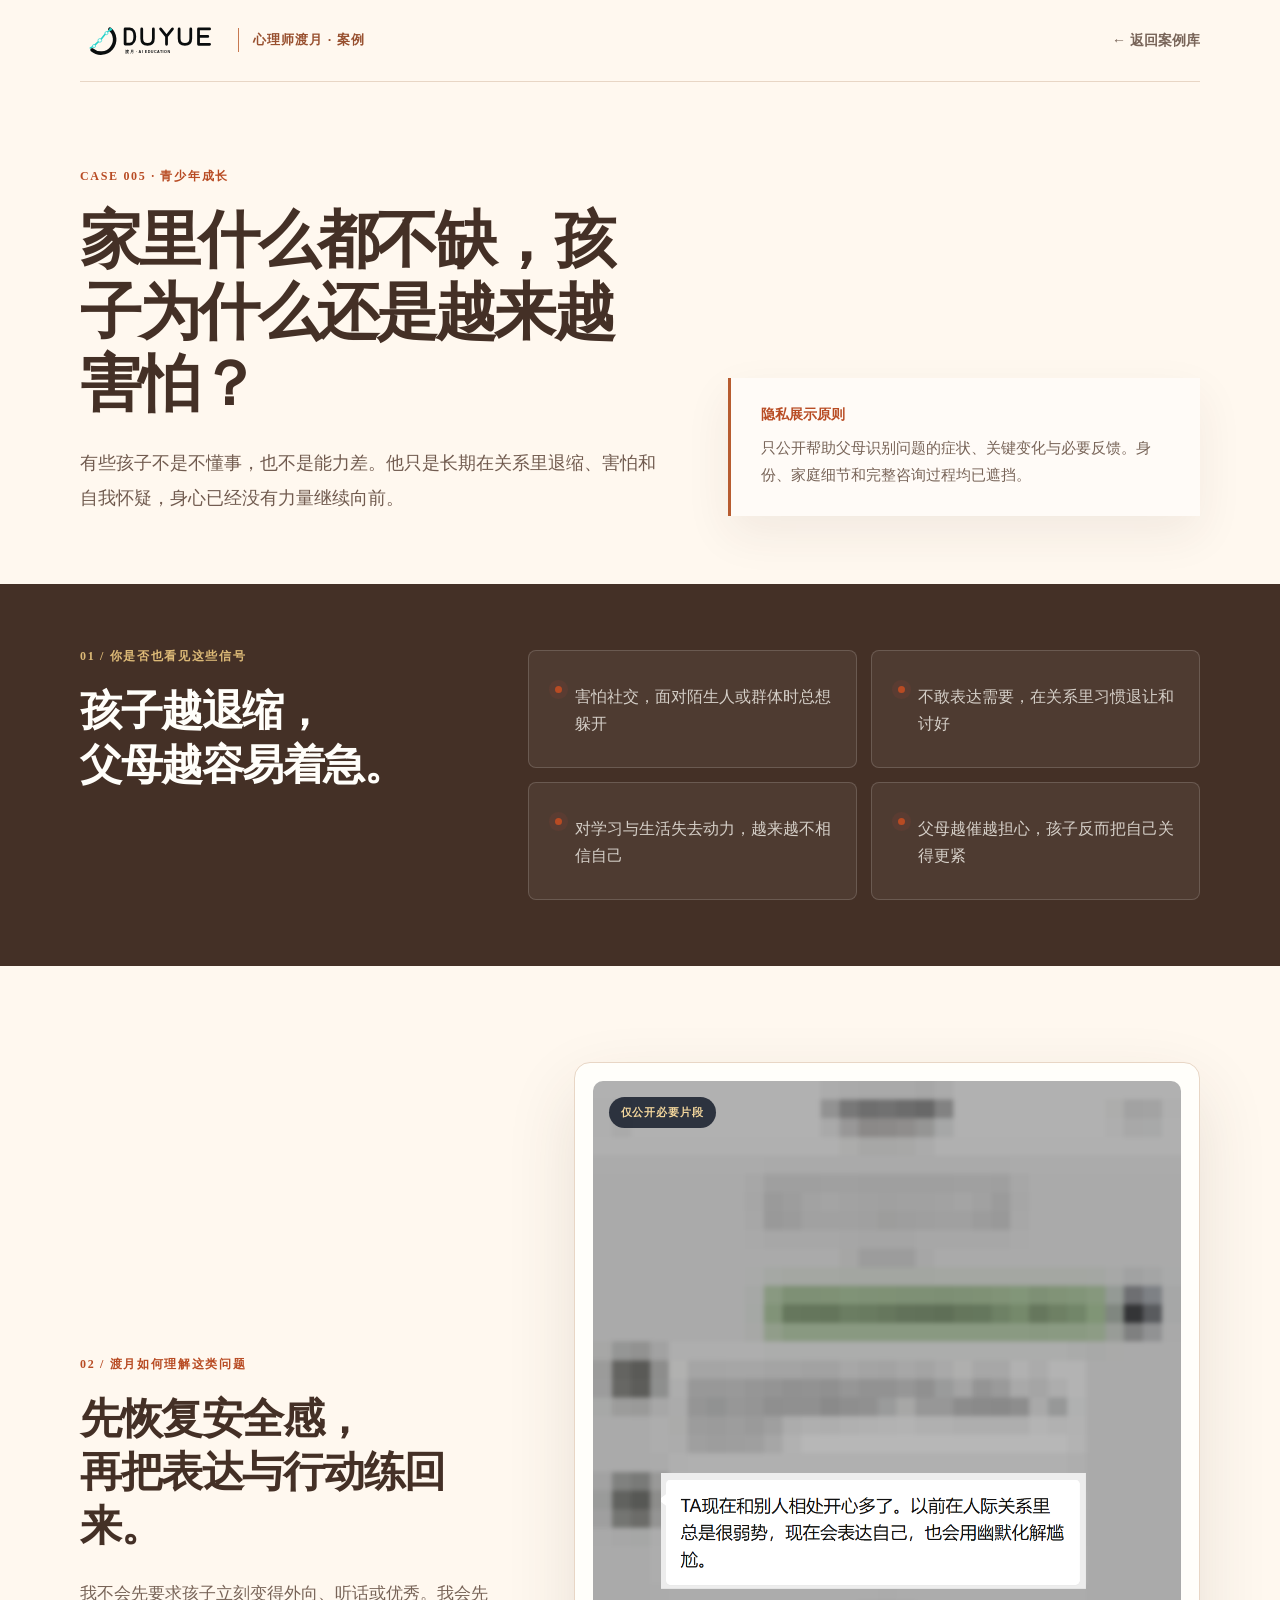
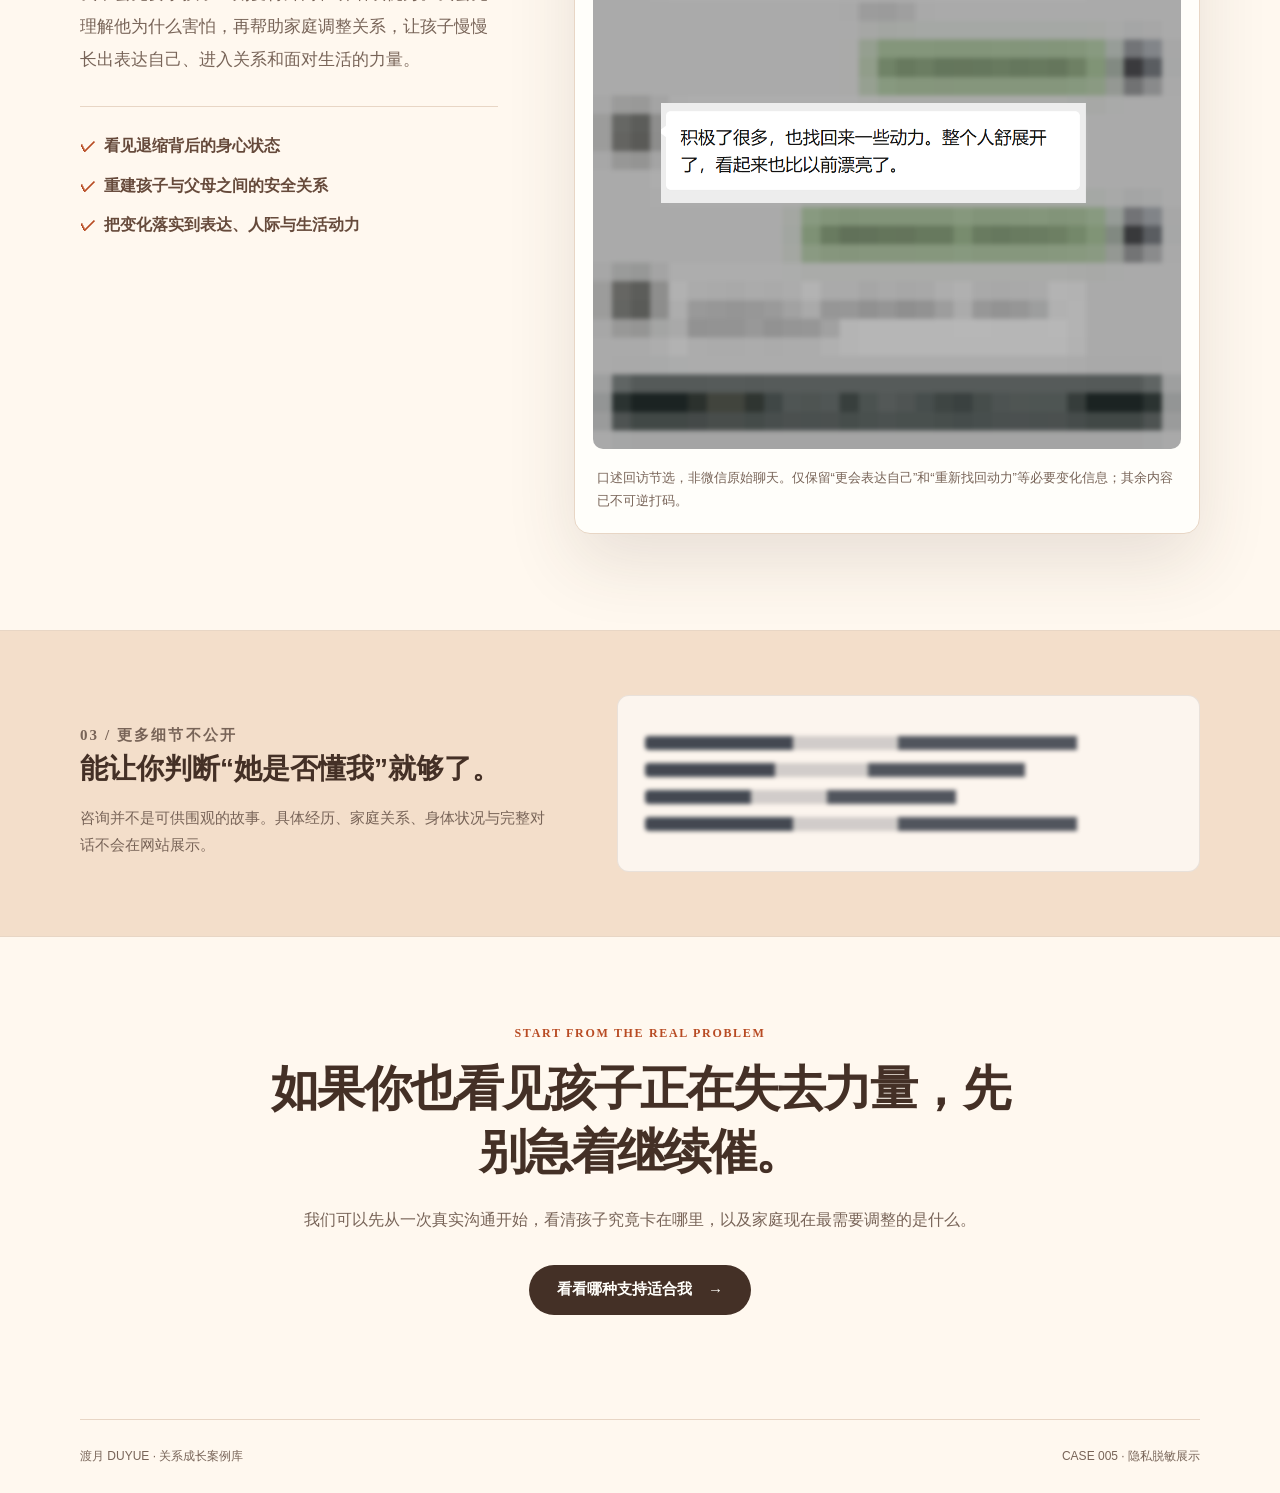
<file: cases/case-005/index.html>
﻿<!doctype html>
<html lang="zh-CN">
<head>
  <meta charset="utf-8" />
  <meta name="viewport" content="width=device-width,initial-scale=1" />
  <title>渡月案例 005｜孩子越来越害怕，父母该从哪里开始</title>
  <meta name="description" content="一个关于青少年社交退缩、关系弱势与生活动力的脱敏案例节选。" />
  <link rel="stylesheet" href="../case-teaser.css" />
  <script src="/public-origin-guard.js"></script>
</head>
<body>
  <header class="topbar shell">
    <a class="brand" href="https://nqldy.top/psychology/" aria-label="返回心理师渡月首页"><img class="brand-logo" src="/brand/duyue-logo-horizontal-color.svg" alt="渡月 DUYUE" /><span class="brand-section">心理师渡月 · 案例</span></a>
    <a class="back" href="https://nqldy.top/psychology/#cases">← 返回案例库</a>
  </header>
  <main>
    <section class="hero shell">
      <div><p class="eyebrow">CASE 005 · 青少年成长</p><h1>家里什么都不缺，孩子为什么还是越来越害怕？</h1><p class="lead">有些孩子不是不懂事，也不是能力差。他只是长期在关系里退缩、害怕和自我怀疑，身心已经没有力量继续向前。</p></div>
      <aside class="hero-note"><strong>隐私展示原则</strong><p>只公开帮助父母识别问题的症状、关键变化与必要反馈。身份、家庭细节和完整咨询过程均已遮挡。</p></aside>
    </section>
    <section class="pain"><div class="shell pain-grid">
      <div><p class="section-no">01 / 你是否也看见这些信号</p><h2>孩子越退缩，<br />父母越容易着急。</h2></div>
      <ul class="pain-list"><li>害怕社交，面对陌生人或群体时总想躲开</li><li>不敢表达需要，在关系里习惯退让和讨好</li><li>对学习与生活失去动力，越来越不相信自己</li><li>父母越催越担心，孩子反而把自己关得更紧</li></ul>
    </div></section>
    <section class="evidence"><div class="shell evidence-grid">
      <div class="evidence-copy"><p class="section-no">02 / 渡月如何理解这类问题</p><h2>先恢复安全感，<br />再把表达与行动练回来。</h2><p>我不会先要求孩子立刻变得外向、听话或优秀。我会先理解他为什么害怕，再帮助家庭调整关系，让孩子慢慢长出表达自己、进入关系和面对生活的力量。</p><ul class="ability-list"><li>看见退缩背后的身心状态</li><li>重建孩子与父母之间的安全关系</li><li>把变化落实到表达、人际与生活动力</li></ul></div>
      <figure class="evidence-card"><img src="关键反馈-脱敏-v2.png" alt="已不可逆打码、仅保留关键变化语句的回访节选" /><figcaption>口述回访节选，非微信原始聊天。仅保留“更会表达自己”和“重新找回动力”等必要变化信息；其余内容已不可逆打码。</figcaption></figure>
    </div></section>
    <section class="privacy"><div class="shell privacy-inner">
      <div><p class="section-no">03 / 更多细节不公开</p><h2>能让你判断“她是否懂我”就够了。</h2><p>咨询并不是可供围观的故事。具体经历、家庭关系、身体状况与完整对话不会在网站展示。</p></div>
      <div class="redacted-lines" aria-label="更多隐私信息已遮挡"><i></i><i></i><i></i><i></i></div>
    </div></section>
    <section class="cta shell"><p>START FROM THE REAL PROBLEM</p><h2>如果你也看见孩子正在失去力量，先别急着继续催。</h2><span>我们可以先从一次真实沟通开始，看清孩子究竟卡在哪里，以及家庭现在最需要调整的是什么。</span><a class="button" href="https://nqldy.top/psychology/#contact">看看哪种支持适合我 <b>→</b></a></section>
  </main>
  <footer class="footer shell"><span>渡月 DUYUE · 关系成长案例库</span><span>CASE 005 · 隐私脱敏展示</span></footer>
</body>
</html>
</file>
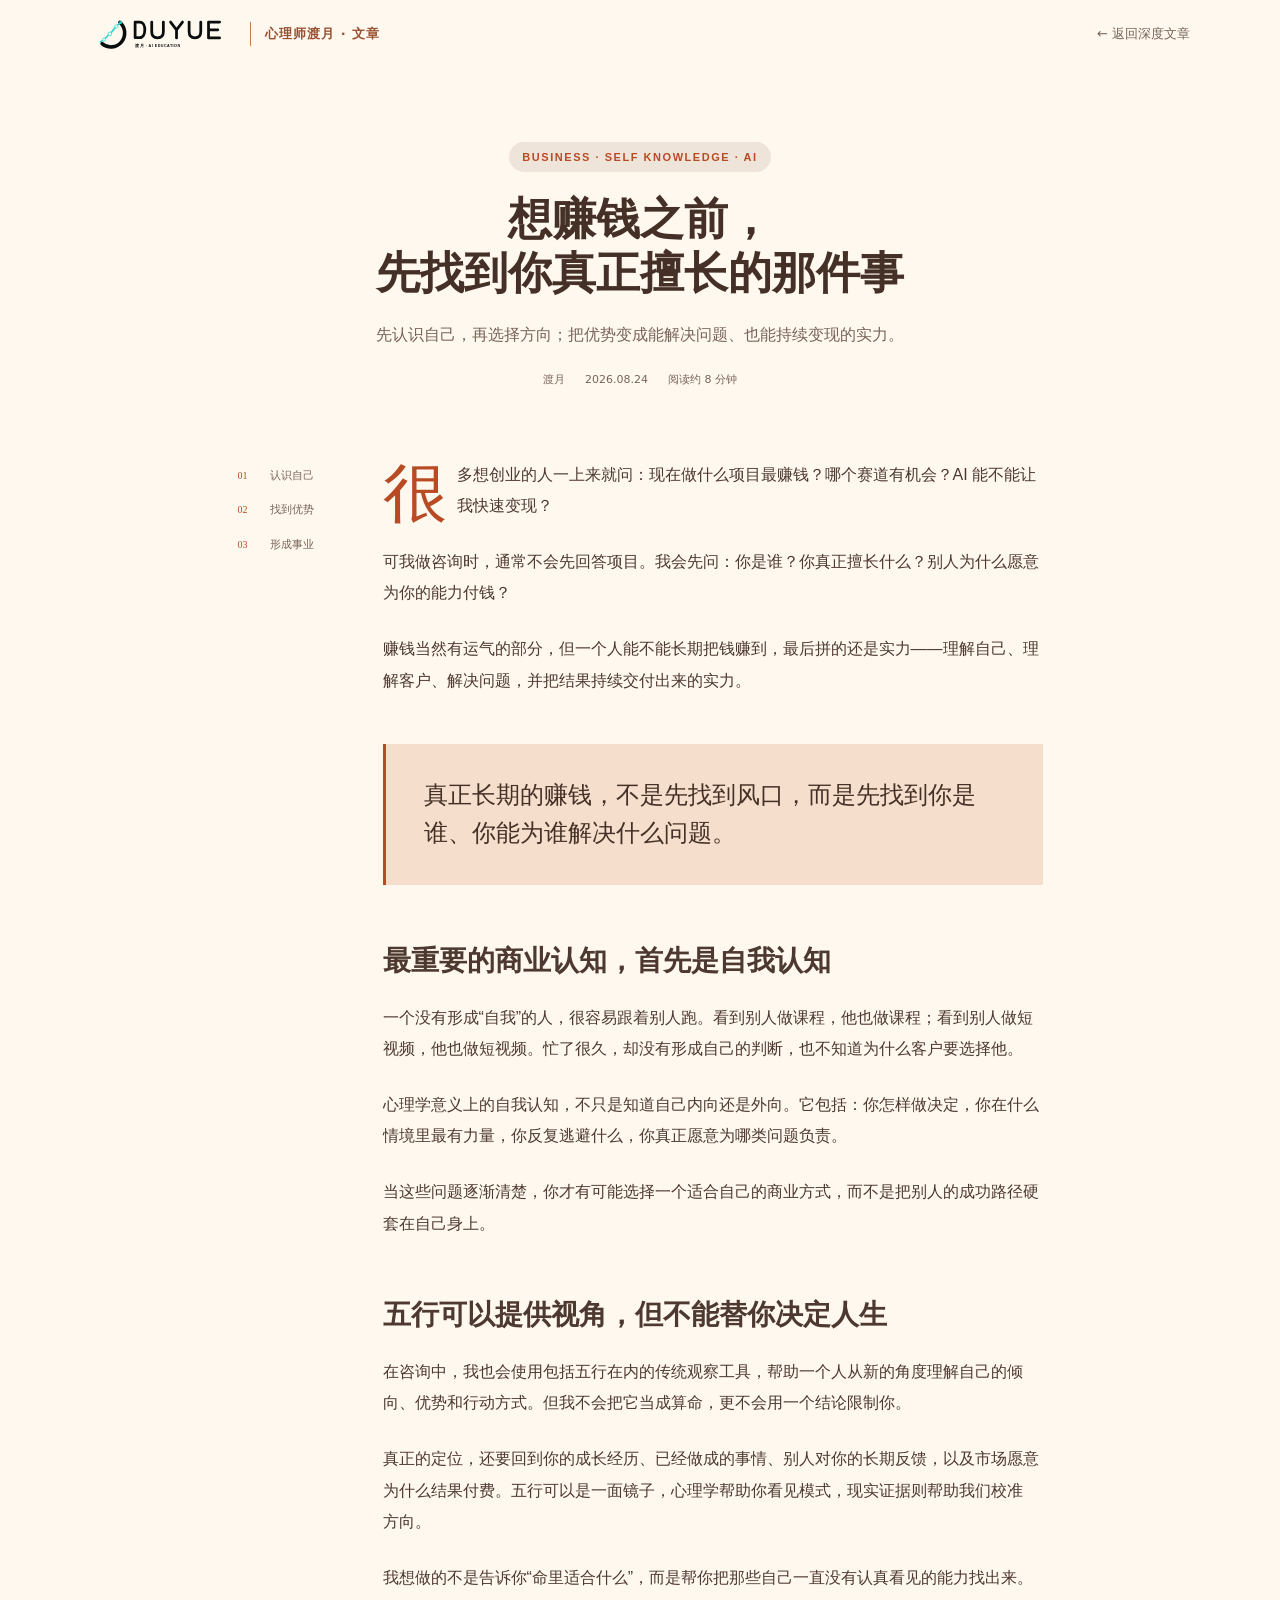
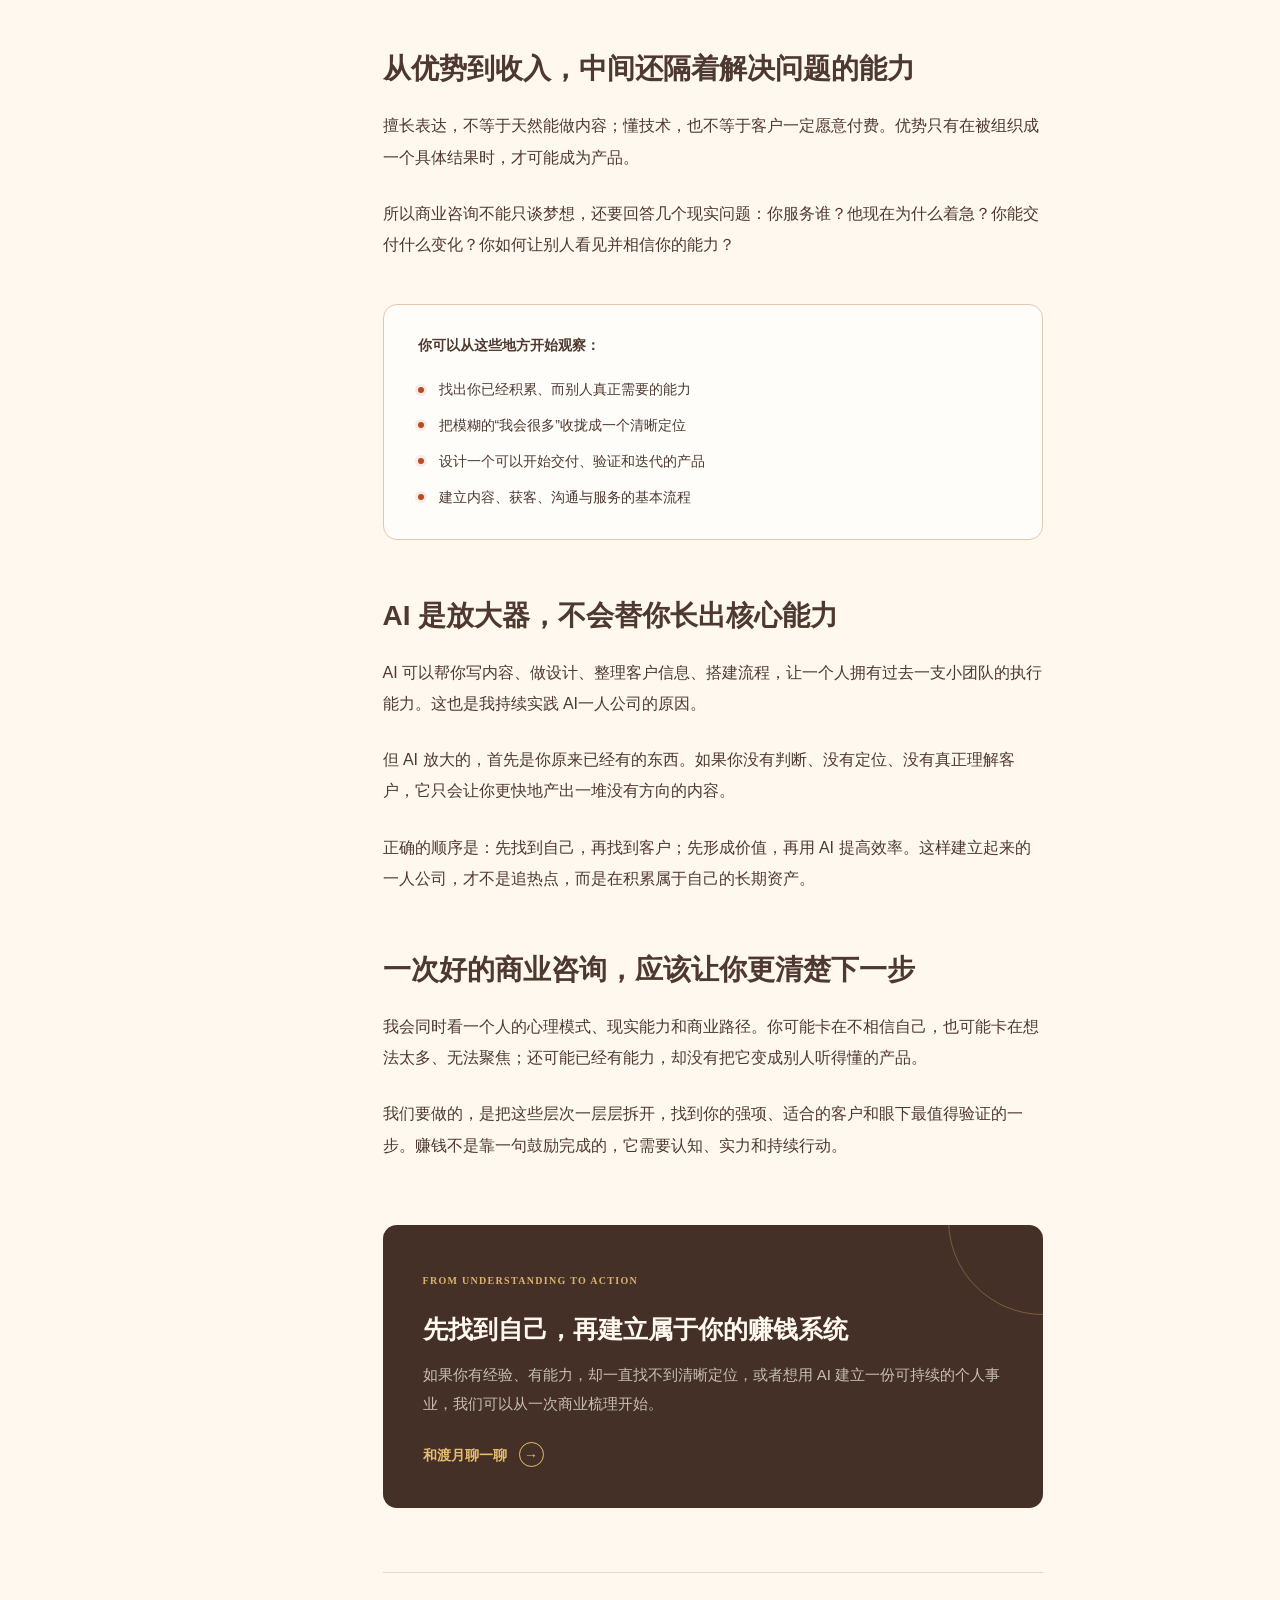
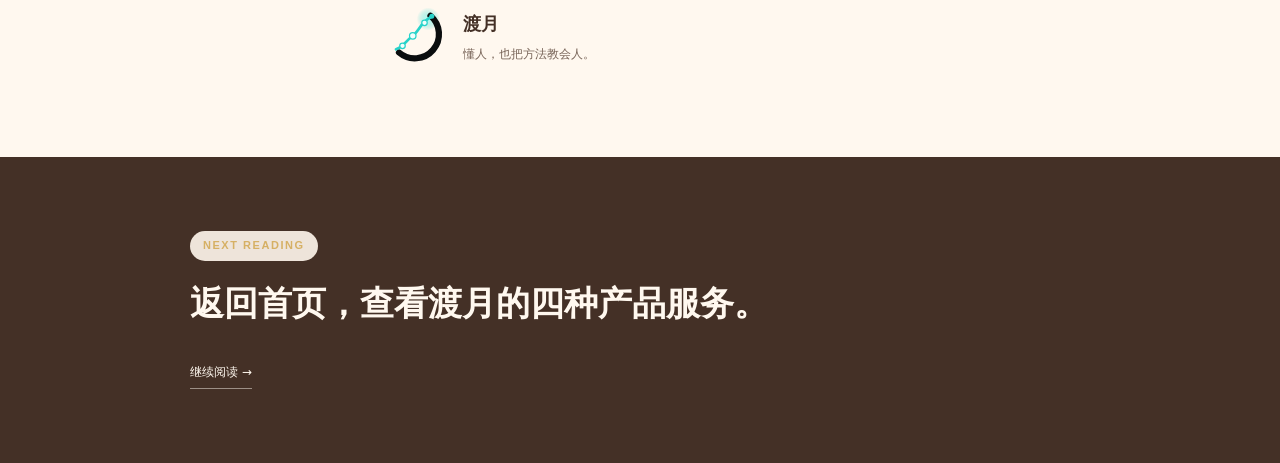
<file: notes/business-strength/index.html>
﻿<!DOCTYPE html><html lang="zh-CN"><head><meta charSet="utf-8"/><meta name="viewport" content="width=device-width, initial-scale=1"/><link rel="preload" href="/brand/duyue-logo-horizontal-color.svg" as="image"/><link rel="preload" href="/brand/duyue-symbol-color.svg" as="image"/><link rel="stylesheet" href="/_next/static/css/index.BwI75nAm.css"/>
</head><body><main class="article-page marketing-article-page psychology-article-theme"><header class="site-header article-header"><a class="brand article-brand" href="/psychology/" aria-label="返回心理师渡月首页"><img class="article-brand-logo" src="/brand/duyue-logo-horizontal-color.svg" alt="渡月 DUYUE"/><span class="article-brand-section">心理师渡月 · 文章</span></a><a class="back-link" href="/psychology/#notes">← 返回深度文章</a></header><article class="article-shell"><header class="article-title"><p class="eyebrow">BUSINESS · SELF KNOWLEDGE · AI</p><h1><span>想赚钱之前，<br/></span><span>先找到你真正擅长的那件事</span></h1><p class="article-deck">先认识自己，再选择方向；把优势变成能解决问题、也能持续变现的实力。</p><div class="article-meta"><span>渡月</span><span>2026.08.24</span><span>阅读约 8 分钟</span></div></header><div class="article-layout"><aside class="article-aside"><span class="article-aside-pair"><b>0<!-- -->1</b><i>认识自己</i></span><span class="article-aside-pair"><b>0<!-- -->2</b><i>找到优势</i></span><span class="article-aside-pair"><b>0<!-- -->3</b><i>形成事业</i></span></aside><div class="article-body"><p class="dropcap">很多想创业的人一上来就问：现在做什么项目最赚钱？哪个赛道有机会？AI 能不能让我快速变现？</p><p>可我做咨询时，通常不会先回答项目。我会先问：你是谁？你真正擅长什么？别人为什么愿意为你的能力付钱？</p><p>赚钱当然有运气的部分，但一个人能不能长期把钱赚到，最后拼的还是实力——理解自己、理解客户、解决问题，并把结果持续交付出来的实力。</p><blockquote>真正长期的赚钱，不是先找到风口，而是先找到你是谁、你能为谁解决什么问题。</blockquote><section class="marketing-article-section"><h2>最重要的商业认知，首先是自我认知</h2><p>一个没有形成“自我”的人，很容易跟着别人跑。看到别人做课程，他也做课程；看到别人做短视频，他也做短视频。忙了很久，却没有形成自己的判断，也不知道为什么客户要选择他。</p><p>心理学意义上的自我认知，不只是知道自己内向还是外向。它包括：你怎样做决定，你在什么情境里最有力量，你反复逃避什么，你真正愿意为哪类问题负责。</p><p>当这些问题逐渐清楚，你才有可能选择一个适合自己的商业方式，而不是把别人的成功路径硬套在自己身上。</p></section><section class="marketing-article-section"><h2>五行可以提供视角，但不能替你决定人生</h2><p>在咨询中，我也会使用包括五行在内的传统观察工具，帮助一个人从新的角度理解自己的倾向、优势和行动方式。但我不会把它当成算命，更不会用一个结论限制你。</p><p>真正的定位，还要回到你的成长经历、已经做成的事情、别人对你的长期反馈，以及市场愿意为什么结果付费。五行可以是一面镜子，心理学帮助你看见模式，现实证据则帮助我们校准方向。</p><p>我想做的不是告诉你“命里适合什么”，而是帮你把那些自己一直没有认真看见的能力找出来。</p></section><section class="marketing-article-section"><h2>从优势到收入，中间还隔着解决问题的能力</h2><p>擅长表达，不等于天然能做内容；懂技术，也不等于客户一定愿意付费。优势只有在被组织成一个具体结果时，才可能成为产品。</p><p>所以商业咨询不能只谈梦想，还要回答几个现实问题：你服务谁？他现在为什么着急？你能交付什么变化？你如何让别人看见并相信你的能力？</p><div class="article-callout"><strong>你可以从这些地方开始观察：</strong><ol><li>找出你已经积累、而别人真正需要的能力</li><li>把模糊的“我会很多”收拢成一个清晰定位</li><li>设计一个可以开始交付、验证和迭代的产品</li><li>建立内容、获客、沟通与服务的基本流程</li></ol></div></section><section class="marketing-article-section"><h2>AI 是放大器，不会替你长出核心能力</h2><p>AI 可以帮你写内容、做设计、整理客户信息、搭建流程，让一个人拥有过去一支小团队的执行能力。这也是我持续实践 AI一人公司的原因。</p><p>但 AI 放大的，首先是你原来已经有的东西。如果你没有判断、没有定位、没有真正理解客户，它只会让你更快地产出一堆没有方向的内容。</p><p>正确的顺序是：先找到自己，再找到客户；先形成价值，再用 AI 提高效率。这样建立起来的一人公司，才不是追热点，而是在积累属于自己的长期资产。</p></section><section class="marketing-article-section"><h2>一次好的商业咨询，应该让你更清楚下一步</h2><p>我会同时看一个人的心理模式、现实能力和商业路径。你可能卡在不相信自己，也可能卡在想法太多、无法聚焦；还可能已经有能力，却没有把它变成别人听得懂的产品。</p><p>我们要做的，是把这些层次一层层拆开，找到你的强项、适合的客户和眼下最值得验证的一步。赚钱不是靠一句鼓励完成的，它需要认知、实力和持续行动。</p></section><section class="article-conversion"><small>FROM UNDERSTANDING TO ACTION</small><h2>先找到自己，再建立属于你的赚钱系统</h2><p>如果你有经验、有能力，却一直找不到清晰定位，或者想用 AI 建立一份可持续的个人事业，我们可以从一次商业梳理开始。</p><a href="/psychology/#contact">和渡月聊一聊 <span>→</span></a></section><footer class="article-signoff"><img src="/brand/duyue-symbol-color.svg" alt="渡月标志"/><div><strong>渡月</strong><p>懂人，也把方法教会人。</p></div></footer></div></div></article><section class="next-reading"><p class="eyebrow">NEXT READING</p><h2>返回首页，查看渡月的四种产品服务。</h2><a href="/psychology/#services">继续阅读 →</a></section></main><!--$--><!--/$--><div hidden=""><!--$--><div hidden=""><title>想赚钱之前，先找到你真正擅长的那件事｜渡月</title><meta name="description" content="先认识自己，再选择方向；把优势变成能解决问题、也能持续变现的实力。"><meta property="og:title" content="想赚钱之前，先找到你真正擅长的那件事｜渡月"><meta property="og:description" content="先认识自己，再选择方向；把优势变成能解决问题、也能持续变现的实力。"><meta name="twitter:card" content="summary"><meta name="twitter:title" content="想赚钱之前，先找到你真正擅长的那件事｜渡月"><meta name="twitter:description" content="先认识自己，再选择方向；把优势变成能解决问题、也能持续变现的实力。"><link rel="shortcut icon" href="/brand/duyue-favicon.ico"><link rel="icon" href="/brand/duyue-favicon.ico"><link rel="icon" href="/brand/duyue-symbol-32.png" type="image/png" sizes="32x32"><link rel="apple-touch-icon" href="/brand/duyue-symbol-180.png" type="image/png" sizes="180x180"></div><!--/$--></div><script src="/duyue-interactions.js" defer></script></body></html>
</file>
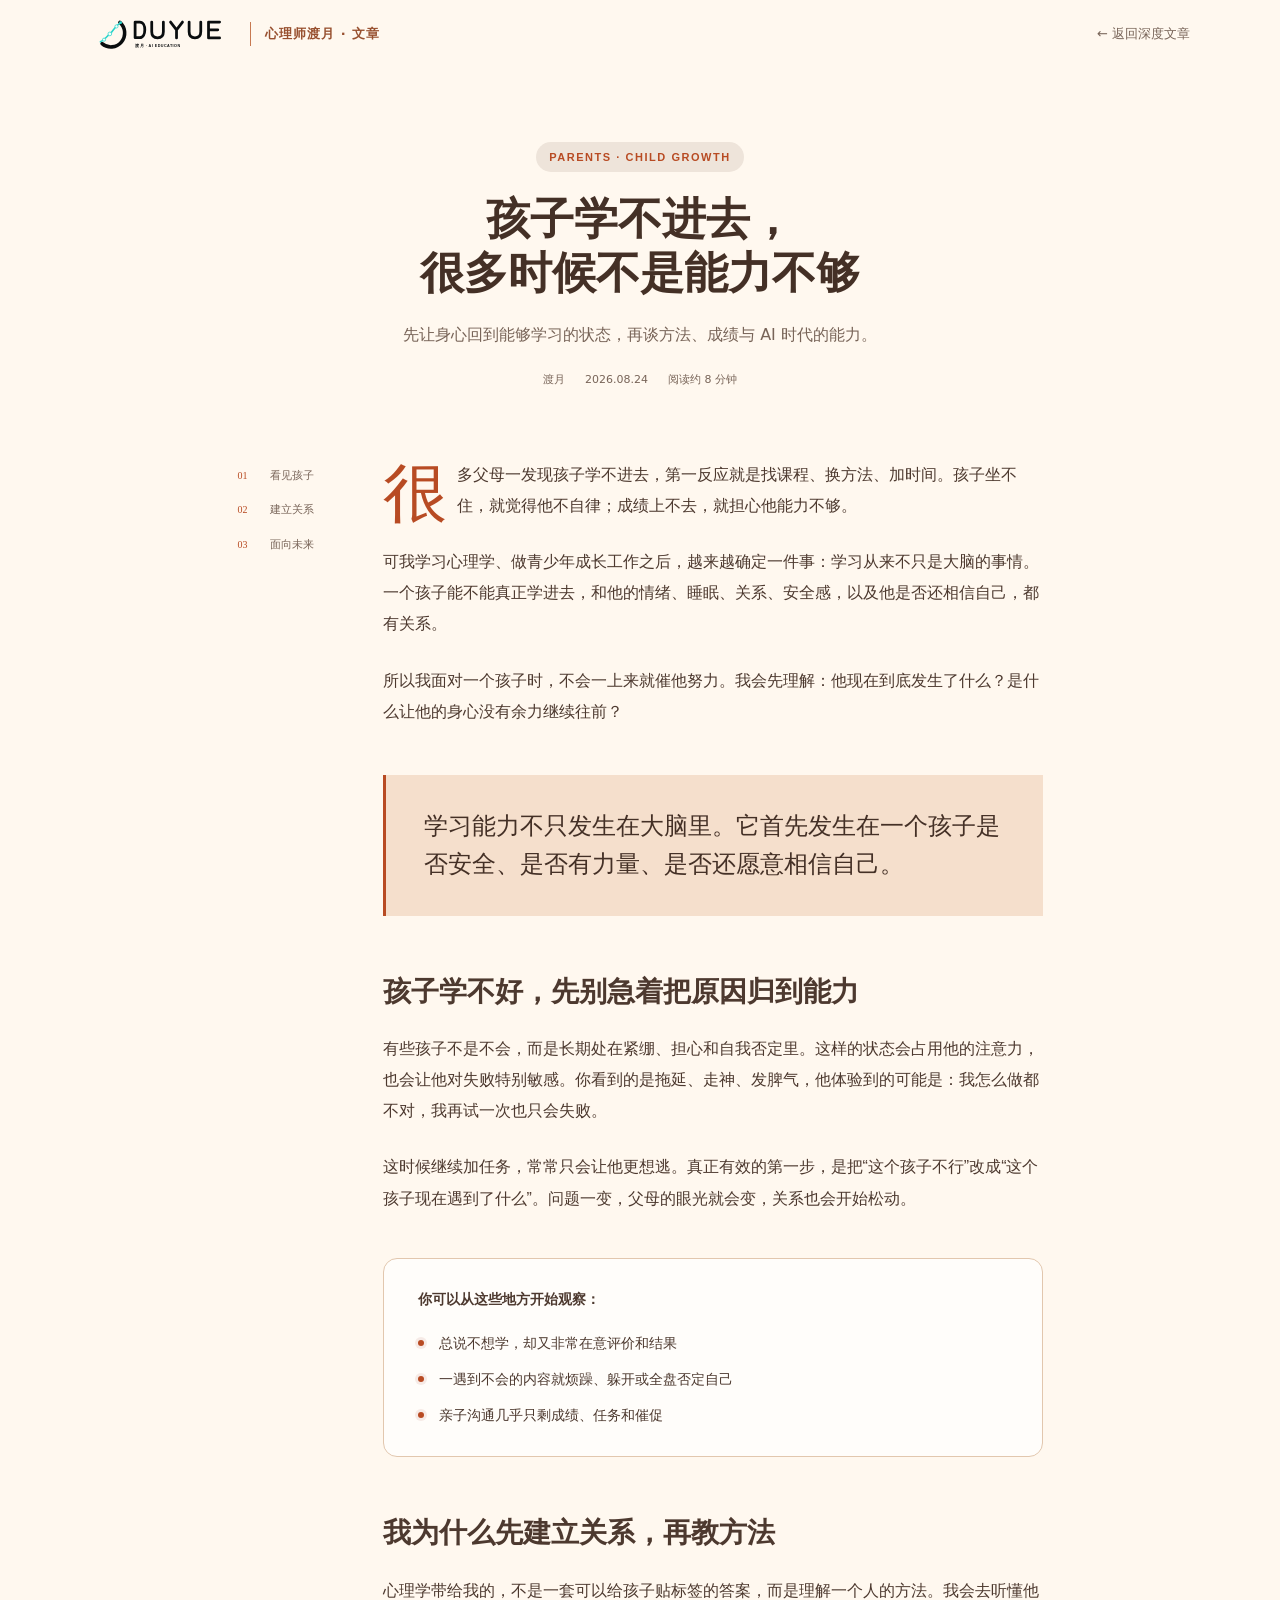
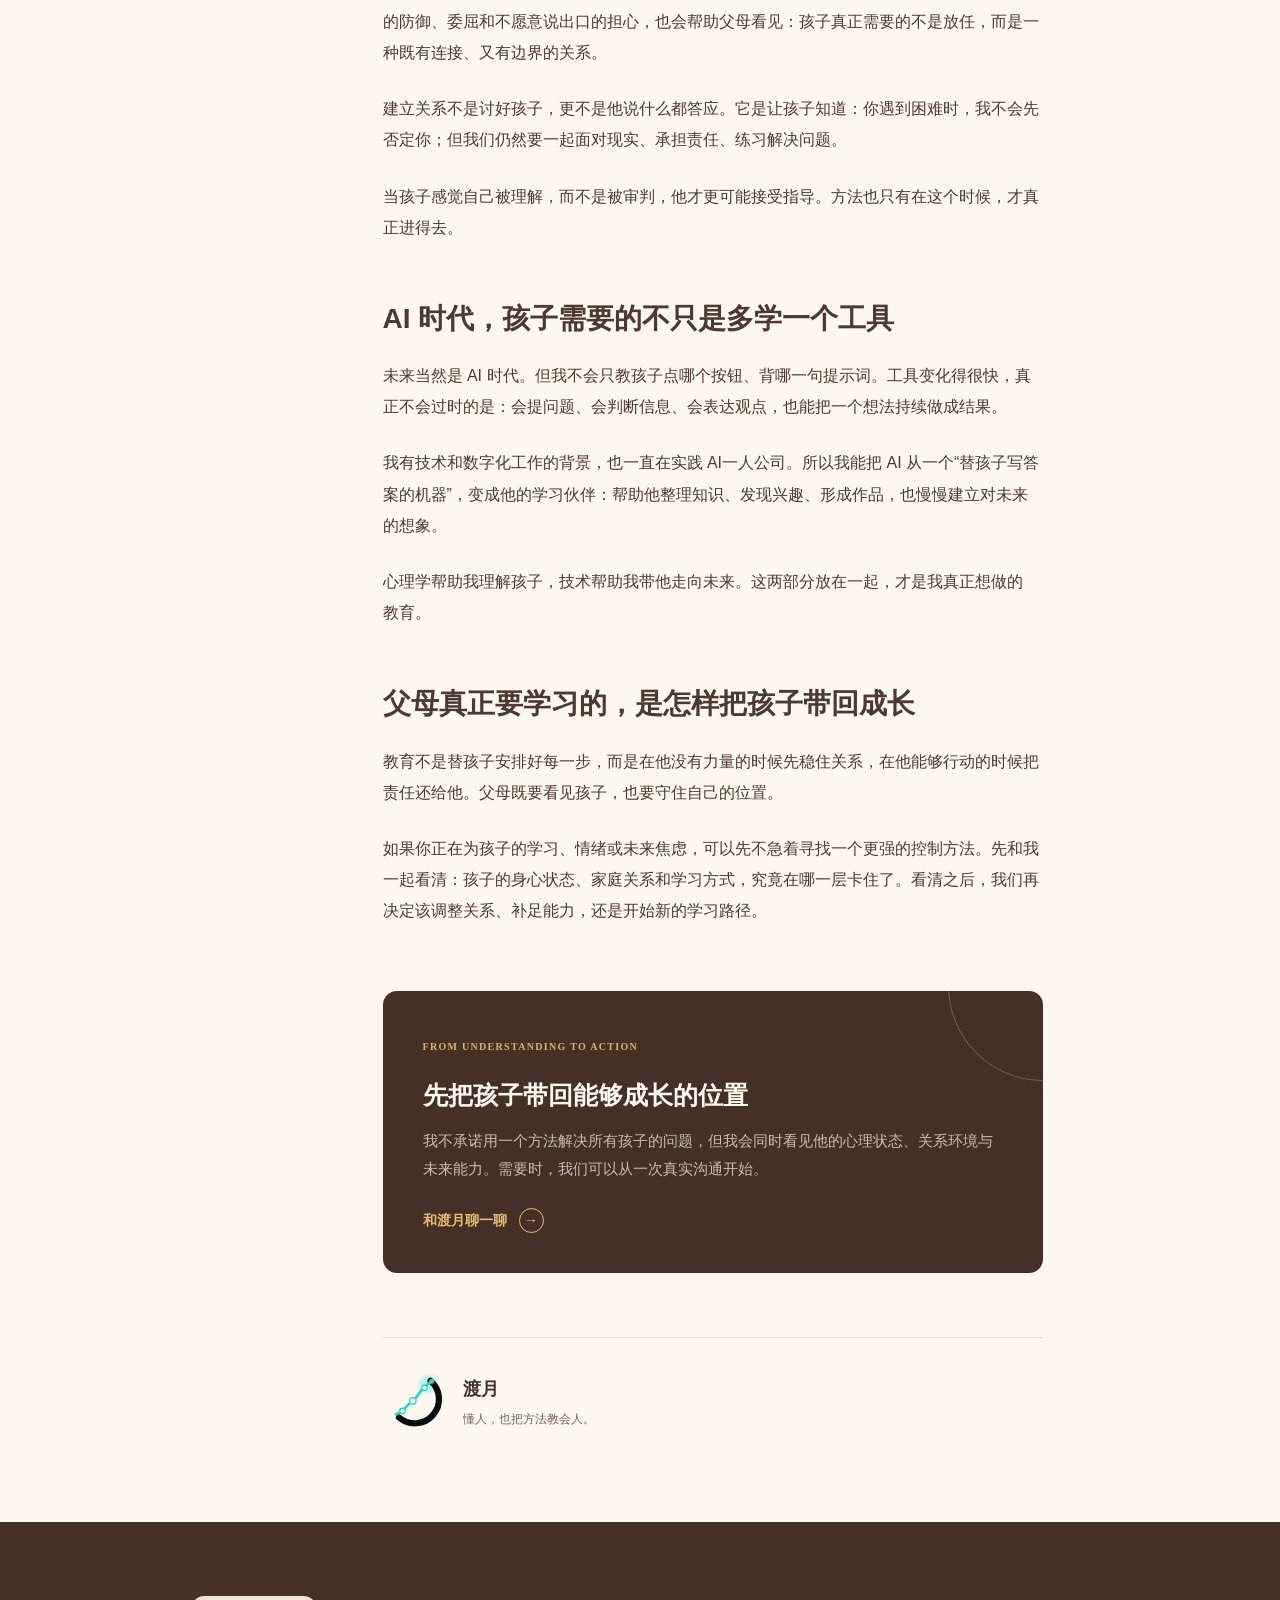
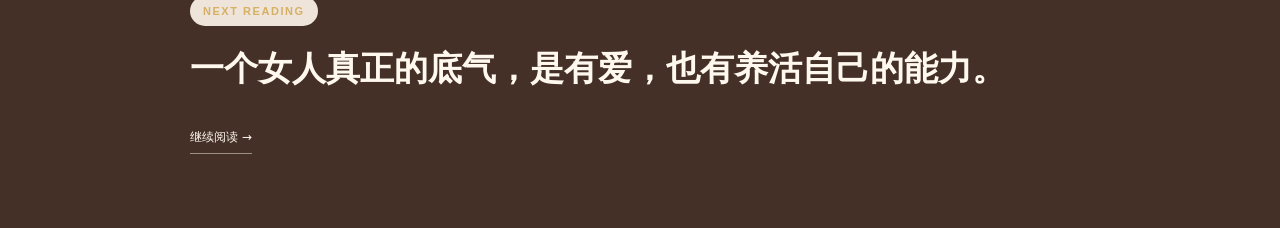
<file: notes/child-growth/index.html>
﻿<!DOCTYPE html><html lang="zh-CN"><head><meta charSet="utf-8"/><meta name="viewport" content="width=device-width, initial-scale=1"/><link rel="preload" href="/brand/duyue-logo-horizontal-color.svg" as="image"/><link rel="preload" href="/brand/duyue-symbol-color.svg" as="image"/><link rel="stylesheet" href="/_next/static/css/index.BwI75nAm.css"/>
</head><body><main class="article-page marketing-article-page psychology-article-theme"><header class="site-header article-header"><a class="brand article-brand" href="/psychology/" aria-label="返回心理师渡月首页"><img class="article-brand-logo" src="/brand/duyue-logo-horizontal-color.svg" alt="渡月 DUYUE"/><span class="article-brand-section">心理师渡月 · 文章</span></a><a class="back-link" href="/psychology/#notes">← 返回深度文章</a></header><article class="article-shell"><header class="article-title"><p class="eyebrow">PARENTS · CHILD GROWTH</p><h1><span>孩子学不进去，<br/></span><span>很多时候不是能力不够</span></h1><p class="article-deck">先让身心回到能够学习的状态，再谈方法、成绩与 AI 时代的能力。</p><div class="article-meta"><span>渡月</span><span>2026.08.24</span><span>阅读约 8 分钟</span></div></header><div class="article-layout"><aside class="article-aside"><span class="article-aside-pair"><b>0<!-- -->1</b><i>看见孩子</i></span><span class="article-aside-pair"><b>0<!-- -->2</b><i>建立关系</i></span><span class="article-aside-pair"><b>0<!-- -->3</b><i>面向未来</i></span></aside><div class="article-body"><p class="dropcap">很多父母一发现孩子学不进去，第一反应就是找课程、换方法、加时间。孩子坐不住，就觉得他不自律；成绩上不去，就担心他能力不够。</p><p>可我学习心理学、做青少年成长工作之后，越来越确定一件事：学习从来不只是大脑的事情。一个孩子能不能真正学进去，和他的情绪、睡眠、关系、安全感，以及他是否还相信自己，都有关系。</p><p>所以我面对一个孩子时，不会一上来就催他努力。我会先理解：他现在到底发生了什么？是什么让他的身心没有余力继续往前？</p><blockquote>学习能力不只发生在大脑里。它首先发生在一个孩子是否安全、是否有力量、是否还愿意相信自己。</blockquote><section class="marketing-article-section"><h2>孩子学不好，先别急着把原因归到能力</h2><p>有些孩子不是不会，而是长期处在紧绷、担心和自我否定里。这样的状态会占用他的注意力，也会让他对失败特别敏感。你看到的是拖延、走神、发脾气，他体验到的可能是：我怎么做都不对，我再试一次也只会失败。</p><p>这时候继续加任务，常常只会让他更想逃。真正有效的第一步，是把“这个孩子不行”改成“这个孩子现在遇到了什么”。问题一变，父母的眼光就会变，关系也会开始松动。</p><div class="article-callout"><strong>你可以从这些地方开始观察：</strong><ol><li>总说不想学，却又非常在意评价和结果</li><li>一遇到不会的内容就烦躁、躲开或全盘否定自己</li><li>亲子沟通几乎只剩成绩、任务和催促</li></ol></div></section><section class="marketing-article-section"><h2>我为什么先建立关系，再教方法</h2><p>心理学带给我的，不是一套可以给孩子贴标签的答案，而是理解一个人的方法。我会去听懂他的防御、委屈和不愿意说出口的担心，也会帮助父母看见：孩子真正需要的不是放任，而是一种既有连接、又有边界的关系。</p><p>建立关系不是讨好孩子，更不是他说什么都答应。它是让孩子知道：你遇到困难时，我不会先否定你；但我们仍然要一起面对现实、承担责任、练习解决问题。</p><p>当孩子感觉自己被理解，而不是被审判，他才更可能接受指导。方法也只有在这个时候，才真正进得去。</p></section><section class="marketing-article-section"><h2>AI 时代，孩子需要的不只是多学一个工具</h2><p>未来当然是 AI 时代。但我不会只教孩子点哪个按钮、背哪一句提示词。工具变化得很快，真正不会过时的是：会提问题、会判断信息、会表达观点，也能把一个想法持续做成结果。</p><p>我有技术和数字化工作的背景，也一直在实践 AI一人公司。所以我能把 AI 从一个“替孩子写答案的机器”，变成他的学习伙伴：帮助他整理知识、发现兴趣、形成作品，也慢慢建立对未来的想象。</p><p>心理学帮助我理解孩子，技术帮助我带他走向未来。这两部分放在一起，才是我真正想做的教育。</p></section><section class="marketing-article-section"><h2>父母真正要学习的，是怎样把孩子带回成长</h2><p>教育不是替孩子安排好每一步，而是在他没有力量的时候先稳住关系，在他能够行动的时候把责任还给他。父母既要看见孩子，也要守住自己的位置。</p><p>如果你正在为孩子的学习、情绪或未来焦虑，可以先不急着寻找一个更强的控制方法。先和我一起看清：孩子的身心状态、家庭关系和学习方式，究竟在哪一层卡住了。看清之后，我们再决定该调整关系、补足能力，还是开始新的学习路径。</p></section><section class="article-conversion"><small>FROM UNDERSTANDING TO ACTION</small><h2>先把孩子带回能够成长的位置</h2><p>我不承诺用一个方法解决所有孩子的问题，但我会同时看见他的心理状态、关系环境与未来能力。需要时，我们可以从一次真实沟通开始。</p><a href="/psychology/#contact">和渡月聊一聊 <span>→</span></a></section><footer class="article-signoff"><img src="/brand/duyue-symbol-color.svg" alt="渡月标志"/><div><strong>渡月</strong><p>懂人，也把方法教会人。</p></div></footer></div></div></article><section class="next-reading"><p class="eyebrow">NEXT READING</p><h2>一个女人真正的底气，是有爱，也有养活自己的能力。</h2><a href="/notes/women-happiness/">继续阅读 →</a></section></main><!--$--><!--/$--><div hidden=""><!--$--><div hidden=""><title>孩子学不进去，很多时候不是能力不够｜渡月</title><meta name="description" content="先让身心回到能够学习的状态，再谈方法、成绩与 AI 时代的能力。"><meta property="og:title" content="孩子学不进去，很多时候不是能力不够｜渡月"><meta property="og:description" content="先让身心回到能够学习的状态，再谈方法、成绩与 AI 时代的能力。"><meta name="twitter:card" content="summary"><meta name="twitter:title" content="孩子学不进去，很多时候不是能力不够｜渡月"><meta name="twitter:description" content="先让身心回到能够学习的状态，再谈方法、成绩与 AI 时代的能力。"><link rel="shortcut icon" href="/brand/duyue-favicon.ico"><link rel="icon" href="/brand/duyue-favicon.ico"><link rel="icon" href="/brand/duyue-symbol-32.png" type="image/png" sizes="32x32"><link rel="apple-touch-icon" href="/brand/duyue-symbol-180.png" type="image/png" sizes="180x180"></div><!--/$--></div><script src="/duyue-interactions.js" defer></script></body></html>
</file>
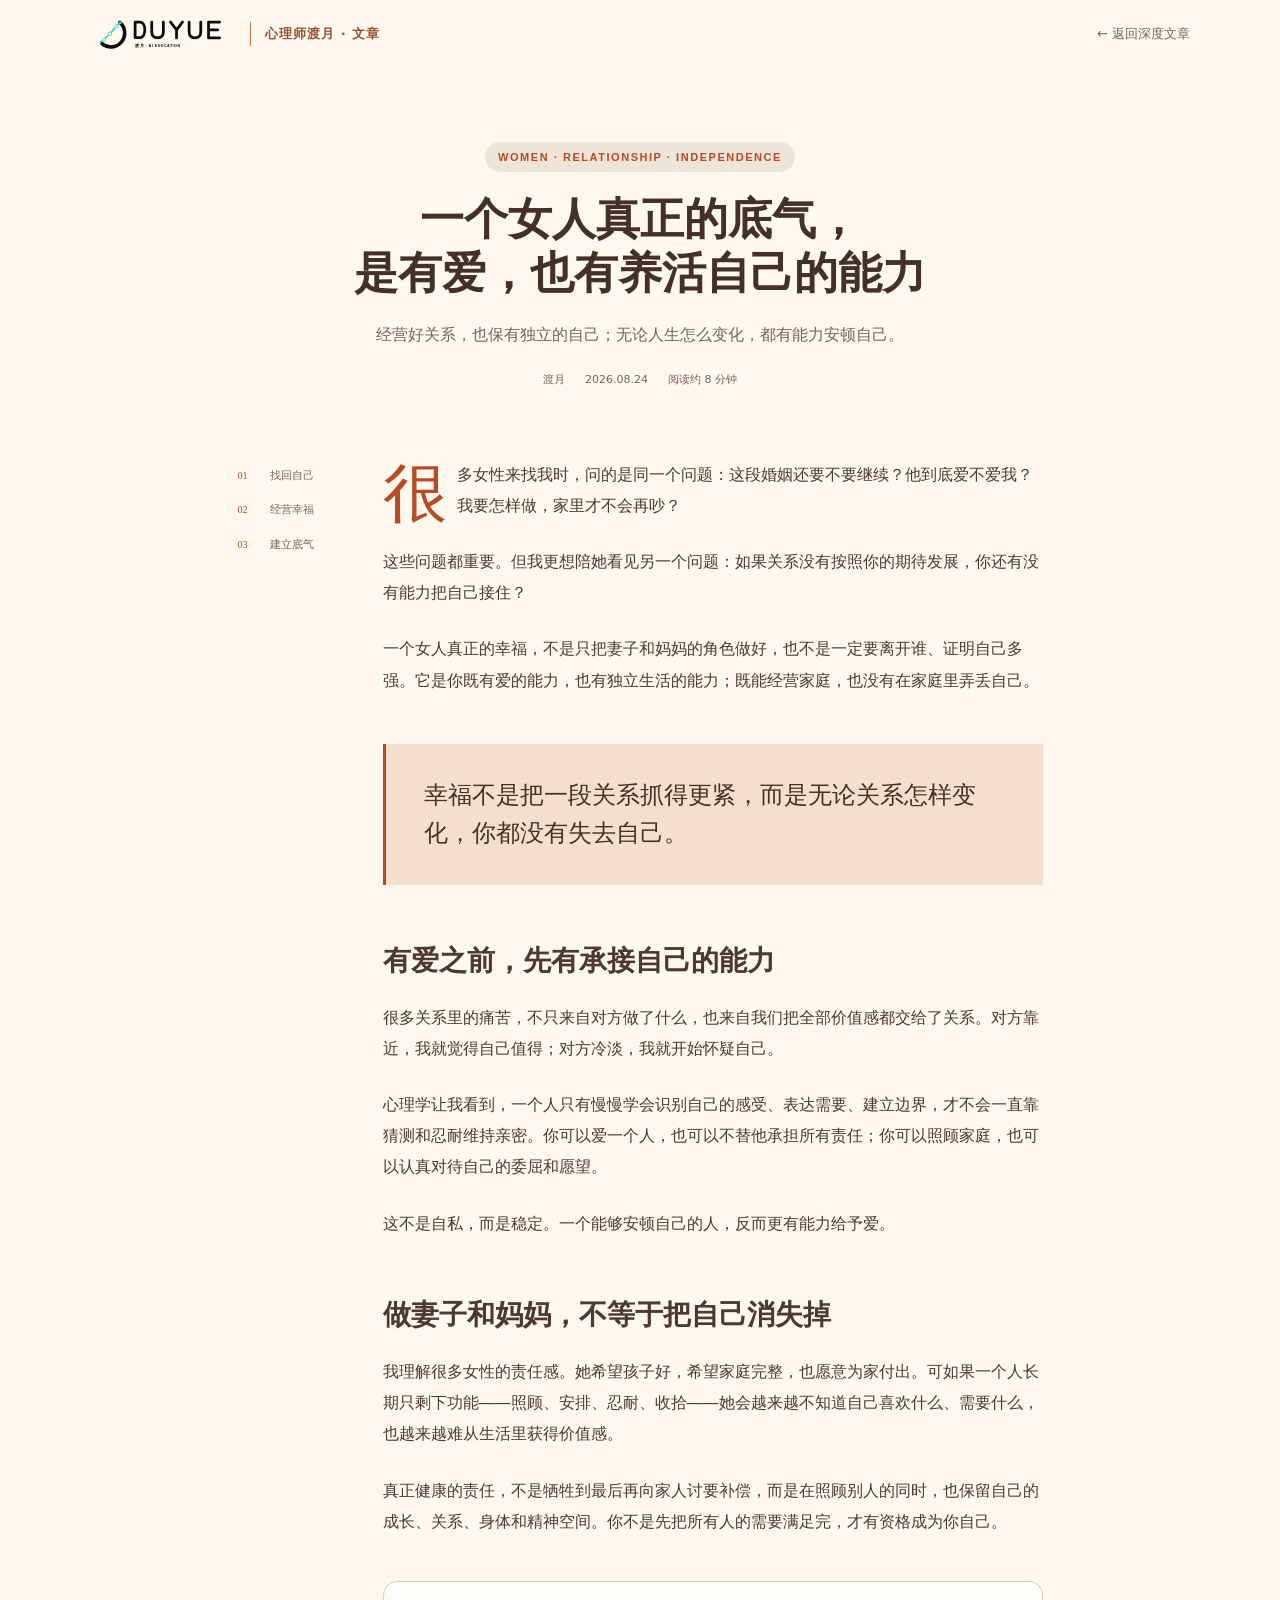
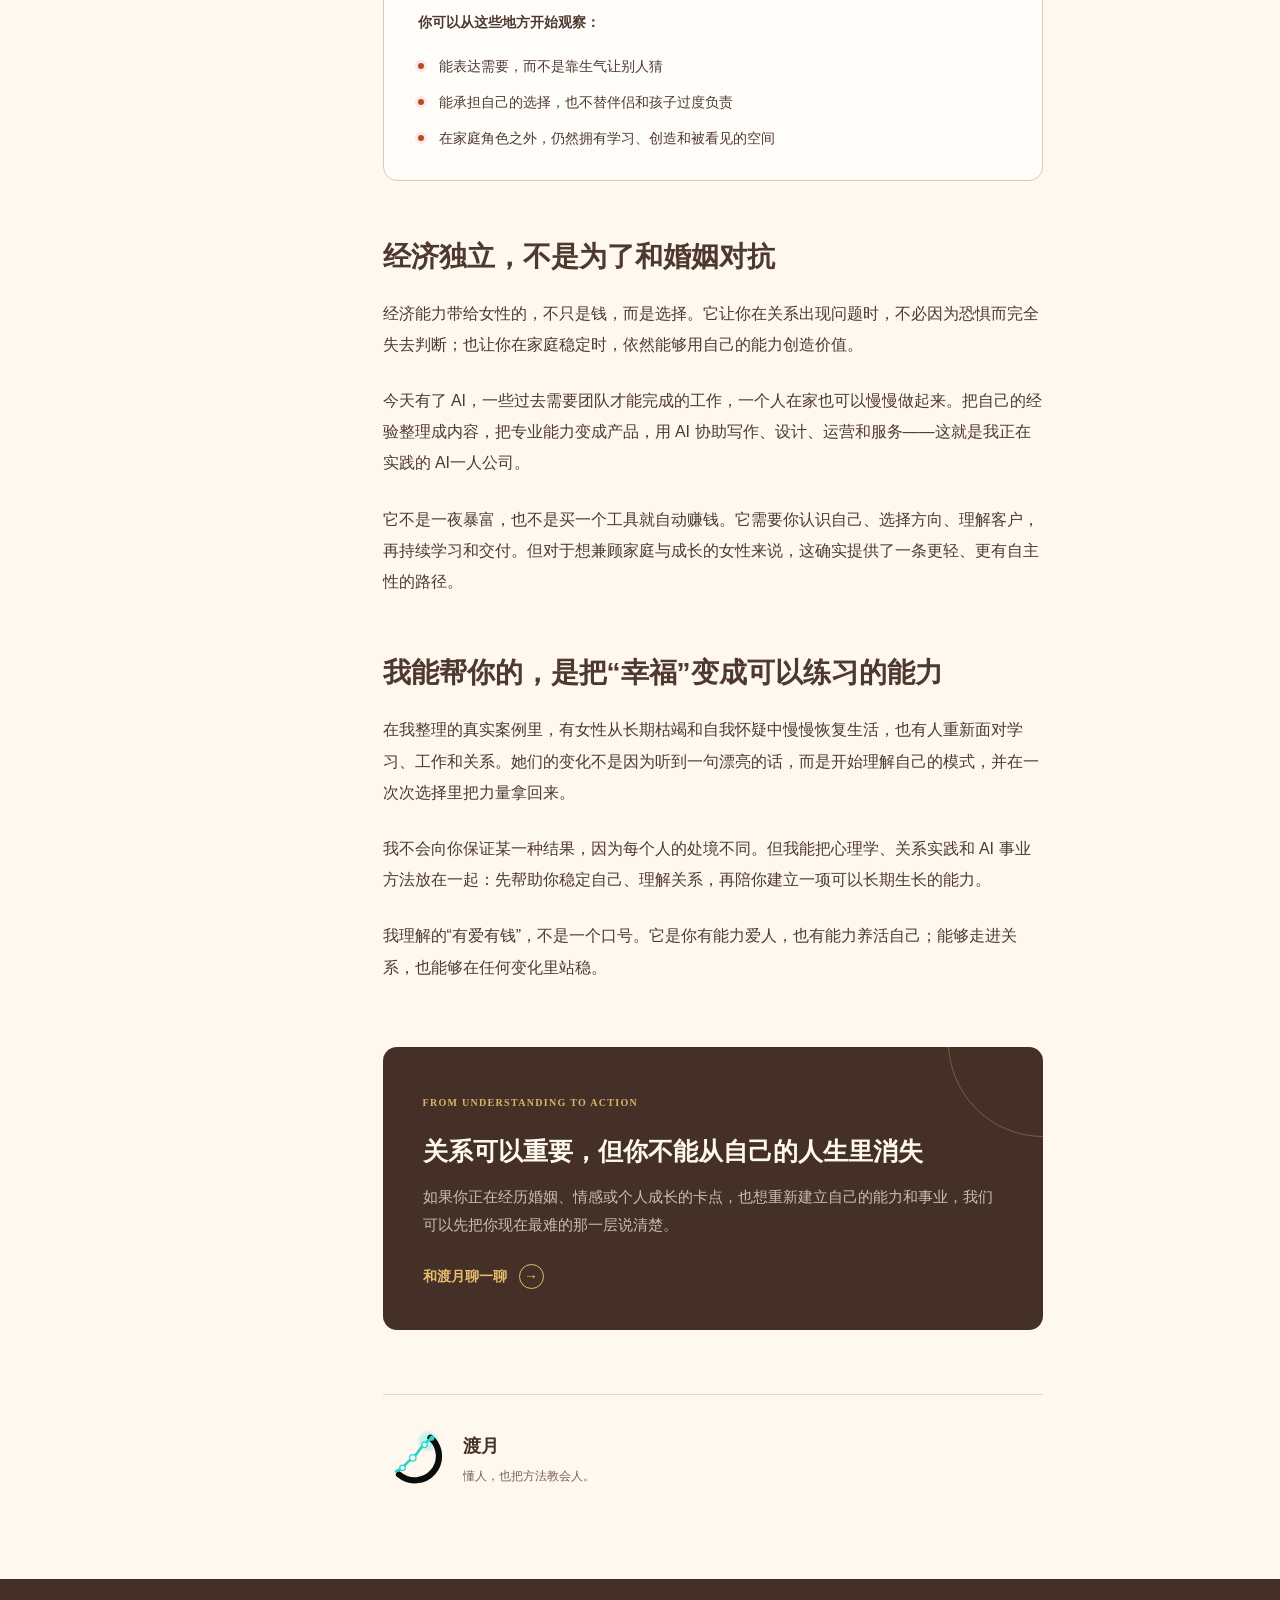
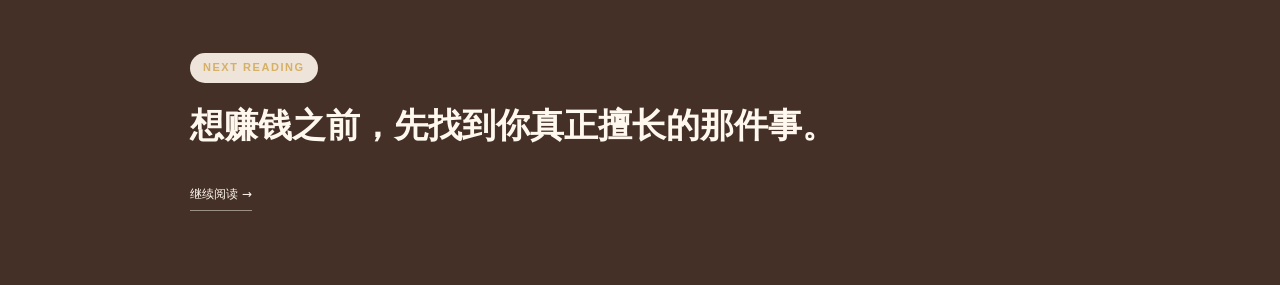
<file: notes/women-happiness/index.html>
﻿<!DOCTYPE html><html lang="zh-CN"><head><meta charSet="utf-8"/><meta name="viewport" content="width=device-width, initial-scale=1"/><link rel="preload" href="/brand/duyue-logo-horizontal-color.svg" as="image"/><link rel="preload" href="/brand/duyue-symbol-color.svg" as="image"/><link rel="stylesheet" href="/_next/static/css/index.BwI75nAm.css"/>
</head><body><main class="article-page marketing-article-page psychology-article-theme"><header class="site-header article-header"><a class="brand article-brand" href="/psychology/" aria-label="返回心理师渡月首页"><img class="article-brand-logo" src="/brand/duyue-logo-horizontal-color.svg" alt="渡月 DUYUE"/><span class="article-brand-section">心理师渡月 · 文章</span></a><a class="back-link" href="/psychology/#notes">← 返回深度文章</a></header><article class="article-shell"><header class="article-title"><p class="eyebrow">WOMEN · RELATIONSHIP · INDEPENDENCE</p><h1><span>一个女人真正的底气，<br/></span><span>是有爱，也有养活自己的能力</span></h1><p class="article-deck">经营好关系，也保有独立的自己；无论人生怎么变化，都有能力安顿自己。</p><div class="article-meta"><span>渡月</span><span>2026.08.24</span><span>阅读约 8 分钟</span></div></header><div class="article-layout"><aside class="article-aside"><span class="article-aside-pair"><b>0<!-- -->1</b><i>找回自己</i></span><span class="article-aside-pair"><b>0<!-- -->2</b><i>经营幸福</i></span><span class="article-aside-pair"><b>0<!-- -->3</b><i>建立底气</i></span></aside><div class="article-body"><p class="dropcap">很多女性来找我时，问的是同一个问题：这段婚姻还要不要继续？他到底爱不爱我？我要怎样做，家里才不会再吵？</p><p>这些问题都重要。但我更想陪她看见另一个问题：如果关系没有按照你的期待发展，你还有没有能力把自己接住？</p><p>一个女人真正的幸福，不是只把妻子和妈妈的角色做好，也不是一定要离开谁、证明自己多强。它是你既有爱的能力，也有独立生活的能力；既能经营家庭，也没有在家庭里弄丢自己。</p><blockquote>幸福不是把一段关系抓得更紧，而是无论关系怎样变化，你都没有失去自己。</blockquote><section class="marketing-article-section"><h2>有爱之前，先有承接自己的能力</h2><p>很多关系里的痛苦，不只来自对方做了什么，也来自我们把全部价值感都交给了关系。对方靠近，我就觉得自己值得；对方冷淡，我就开始怀疑自己。</p><p>心理学让我看到，一个人只有慢慢学会识别自己的感受、表达需要、建立边界，才不会一直靠猜测和忍耐维持亲密。你可以爱一个人，也可以不替他承担所有责任；你可以照顾家庭，也可以认真对待自己的委屈和愿望。</p><p>这不是自私，而是稳定。一个能够安顿自己的人，反而更有能力给予爱。</p></section><section class="marketing-article-section"><h2>做妻子和妈妈，不等于把自己消失掉</h2><p>我理解很多女性的责任感。她希望孩子好，希望家庭完整，也愿意为家付出。可如果一个人长期只剩下功能——照顾、安排、忍耐、收拾——她会越来越不知道自己喜欢什么、需要什么，也越来越难从生活里获得价值感。</p><p>真正健康的责任，不是牺牲到最后再向家人讨要补偿，而是在照顾别人的同时，也保留自己的成长、关系、身体和精神空间。你不是先把所有人的需要满足完，才有资格成为你自己。</p><div class="article-callout"><strong>你可以从这些地方开始观察：</strong><ol><li>能表达需要，而不是靠生气让别人猜</li><li>能承担自己的选择，也不替伴侣和孩子过度负责</li><li>在家庭角色之外，仍然拥有学习、创造和被看见的空间</li></ol></div></section><section class="marketing-article-section"><h2>经济独立，不是为了和婚姻对抗</h2><p>经济能力带给女性的，不只是钱，而是选择。它让你在关系出现问题时，不必因为恐惧而完全失去判断；也让你在家庭稳定时，依然能够用自己的能力创造价值。</p><p>今天有了 AI，一些过去需要团队才能完成的工作，一个人在家也可以慢慢做起来。把自己的经验整理成内容，把专业能力变成产品，用 AI 协助写作、设计、运营和服务——这就是我正在实践的 AI一人公司。</p><p>它不是一夜暴富，也不是买一个工具就自动赚钱。它需要你认识自己、选择方向、理解客户，再持续学习和交付。但对于想兼顾家庭与成长的女性来说，这确实提供了一条更轻、更有自主性的路径。</p></section><section class="marketing-article-section"><h2>我能帮你的，是把“幸福”变成可以练习的能力</h2><p>在我整理的真实案例里，有女性从长期枯竭和自我怀疑中慢慢恢复生活，也有人重新面对学习、工作和关系。她们的变化不是因为听到一句漂亮的话，而是开始理解自己的模式，并在一次次选择里把力量拿回来。</p><p>我不会向你保证某一种结果，因为每个人的处境不同。但我能把心理学、关系实践和 AI 事业方法放在一起：先帮助你稳定自己、理解关系，再陪你建立一项可以长期生长的能力。</p><p>我理解的“有爱有钱”，不是一个口号。它是你有能力爱人，也有能力养活自己；能够走进关系，也能够在任何变化里站稳。</p></section><section class="article-conversion"><small>FROM UNDERSTANDING TO ACTION</small><h2>关系可以重要，但你不能从自己的人生里消失</h2><p>如果你正在经历婚姻、情感或个人成长的卡点，也想重新建立自己的能力和事业，我们可以先把你现在最难的那一层说清楚。</p><a href="/psychology/#contact">和渡月聊一聊 <span>→</span></a></section><footer class="article-signoff"><img src="/brand/duyue-symbol-color.svg" alt="渡月标志"/><div><strong>渡月</strong><p>懂人，也把方法教会人。</p></div></footer></div></div></article><section class="next-reading"><p class="eyebrow">NEXT READING</p><h2>想赚钱之前，先找到你真正擅长的那件事。</h2><a href="/notes/business-strength/">继续阅读 →</a></section></main><!--$--><!--/$--><div hidden=""><!--$--><div hidden=""><title>一个女人真正的底气，是有爱，也有养活自己的能力｜渡月</title><meta name="description" content="经营好关系，也保有独立的自己；无论人生怎么变化，都有能力安顿自己。"><meta property="og:title" content="一个女人真正的底气，是有爱，也有养活自己的能力｜渡月"><meta property="og:description" content="经营好关系，也保有独立的自己；无论人生怎么变化，都有能力安顿自己。"><meta name="twitter:card" content="summary"><meta name="twitter:title" content="一个女人真正的底气，是有爱，也有养活自己的能力｜渡月"><meta name="twitter:description" content="经营好关系，也保有独立的自己；无论人生怎么变化，都有能力安顿自己。"><link rel="shortcut icon" href="/brand/duyue-favicon.ico"><link rel="icon" href="/brand/duyue-favicon.ico"><link rel="icon" href="/brand/duyue-symbol-32.png" type="image/png" sizes="32x32"><link rel="apple-touch-icon" href="/brand/duyue-symbol-180.png" type="image/png" sizes="180x180"></div><!--/$--></div><script src="/duyue-interactions.js" defer></script></body></html>
</file>
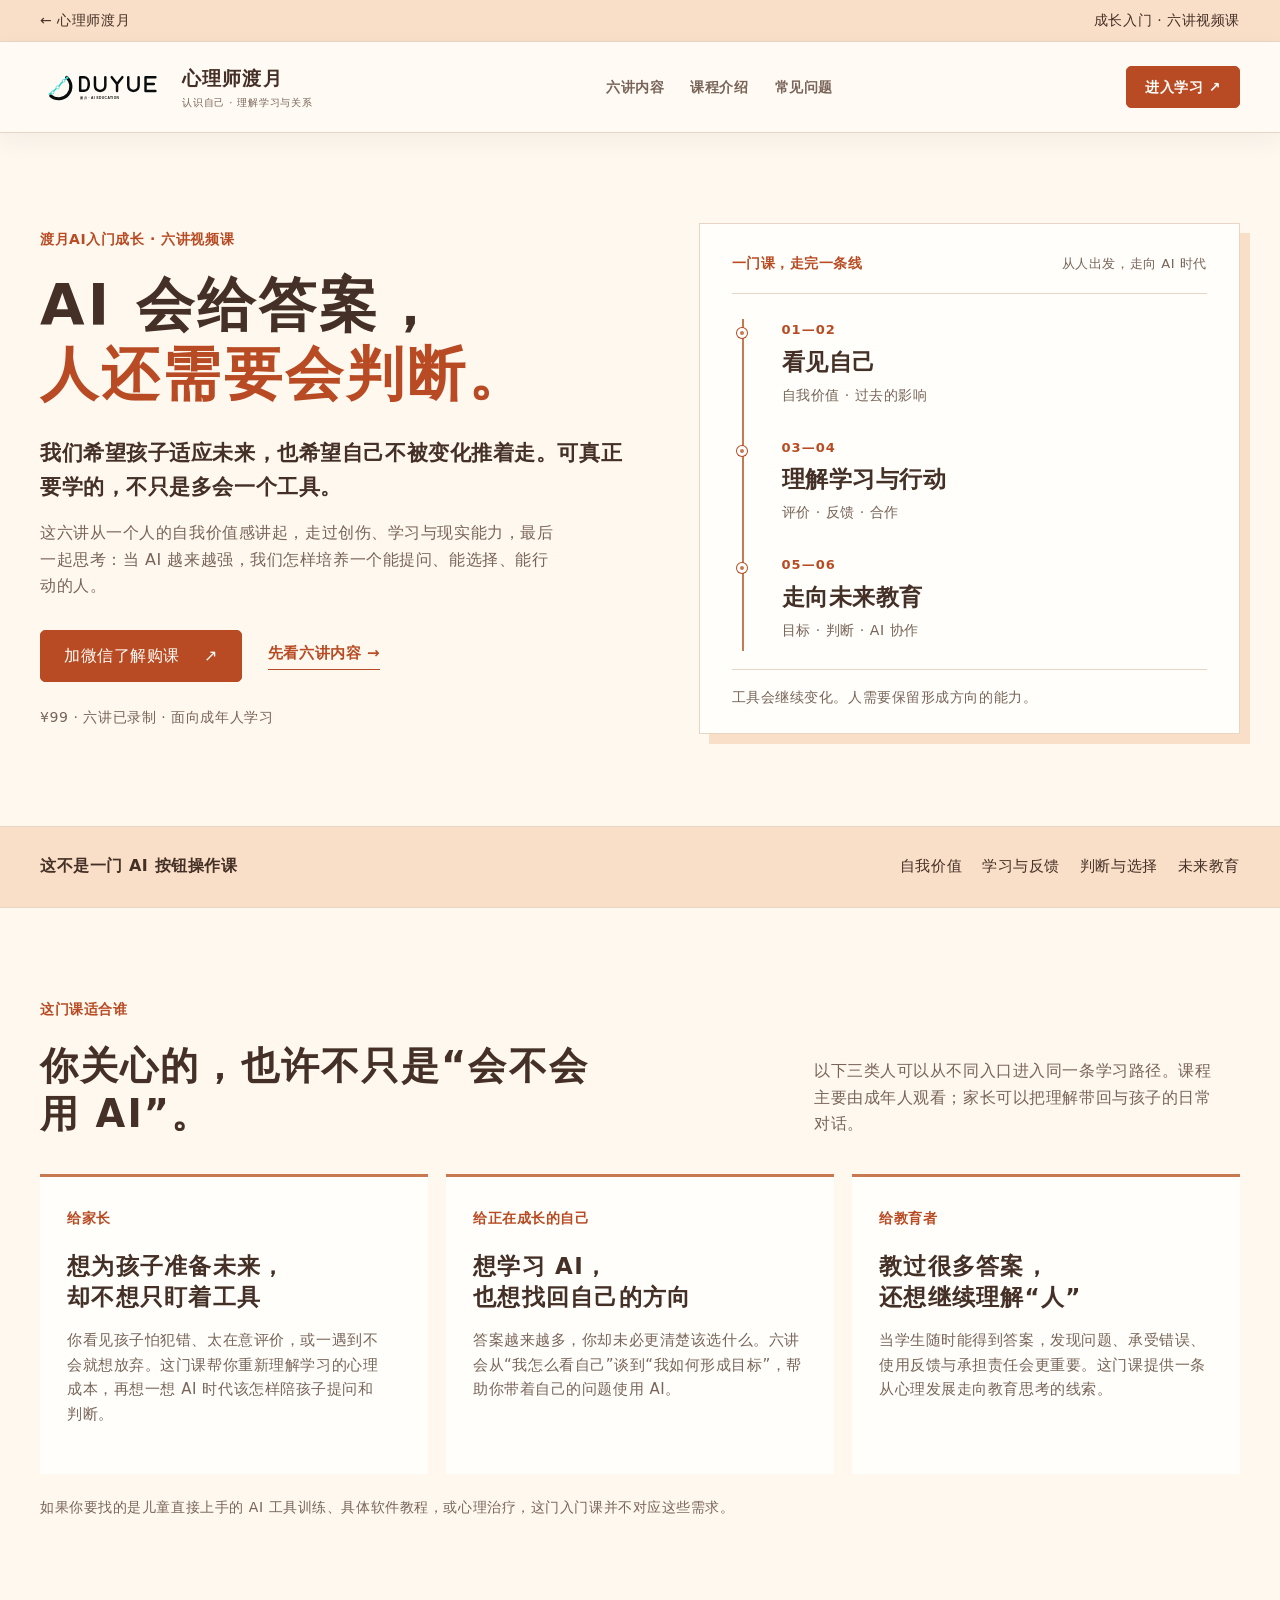
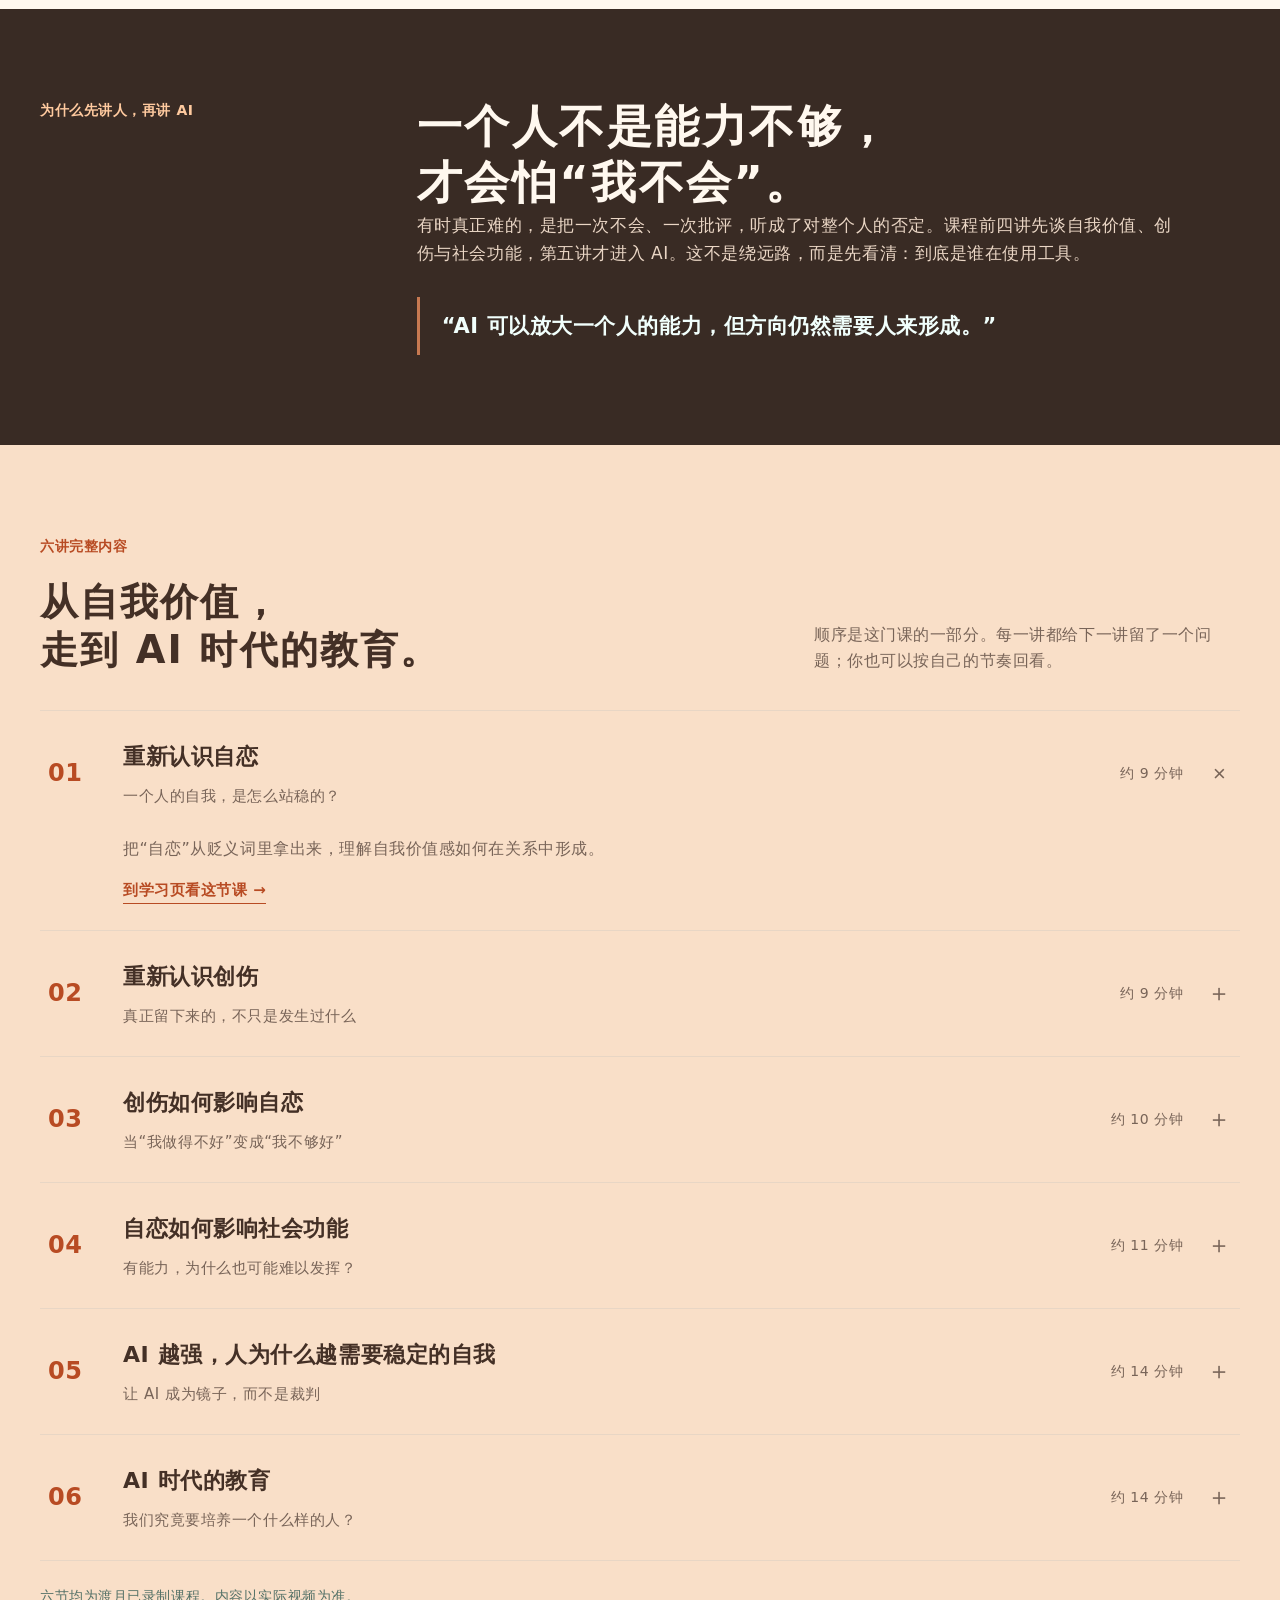
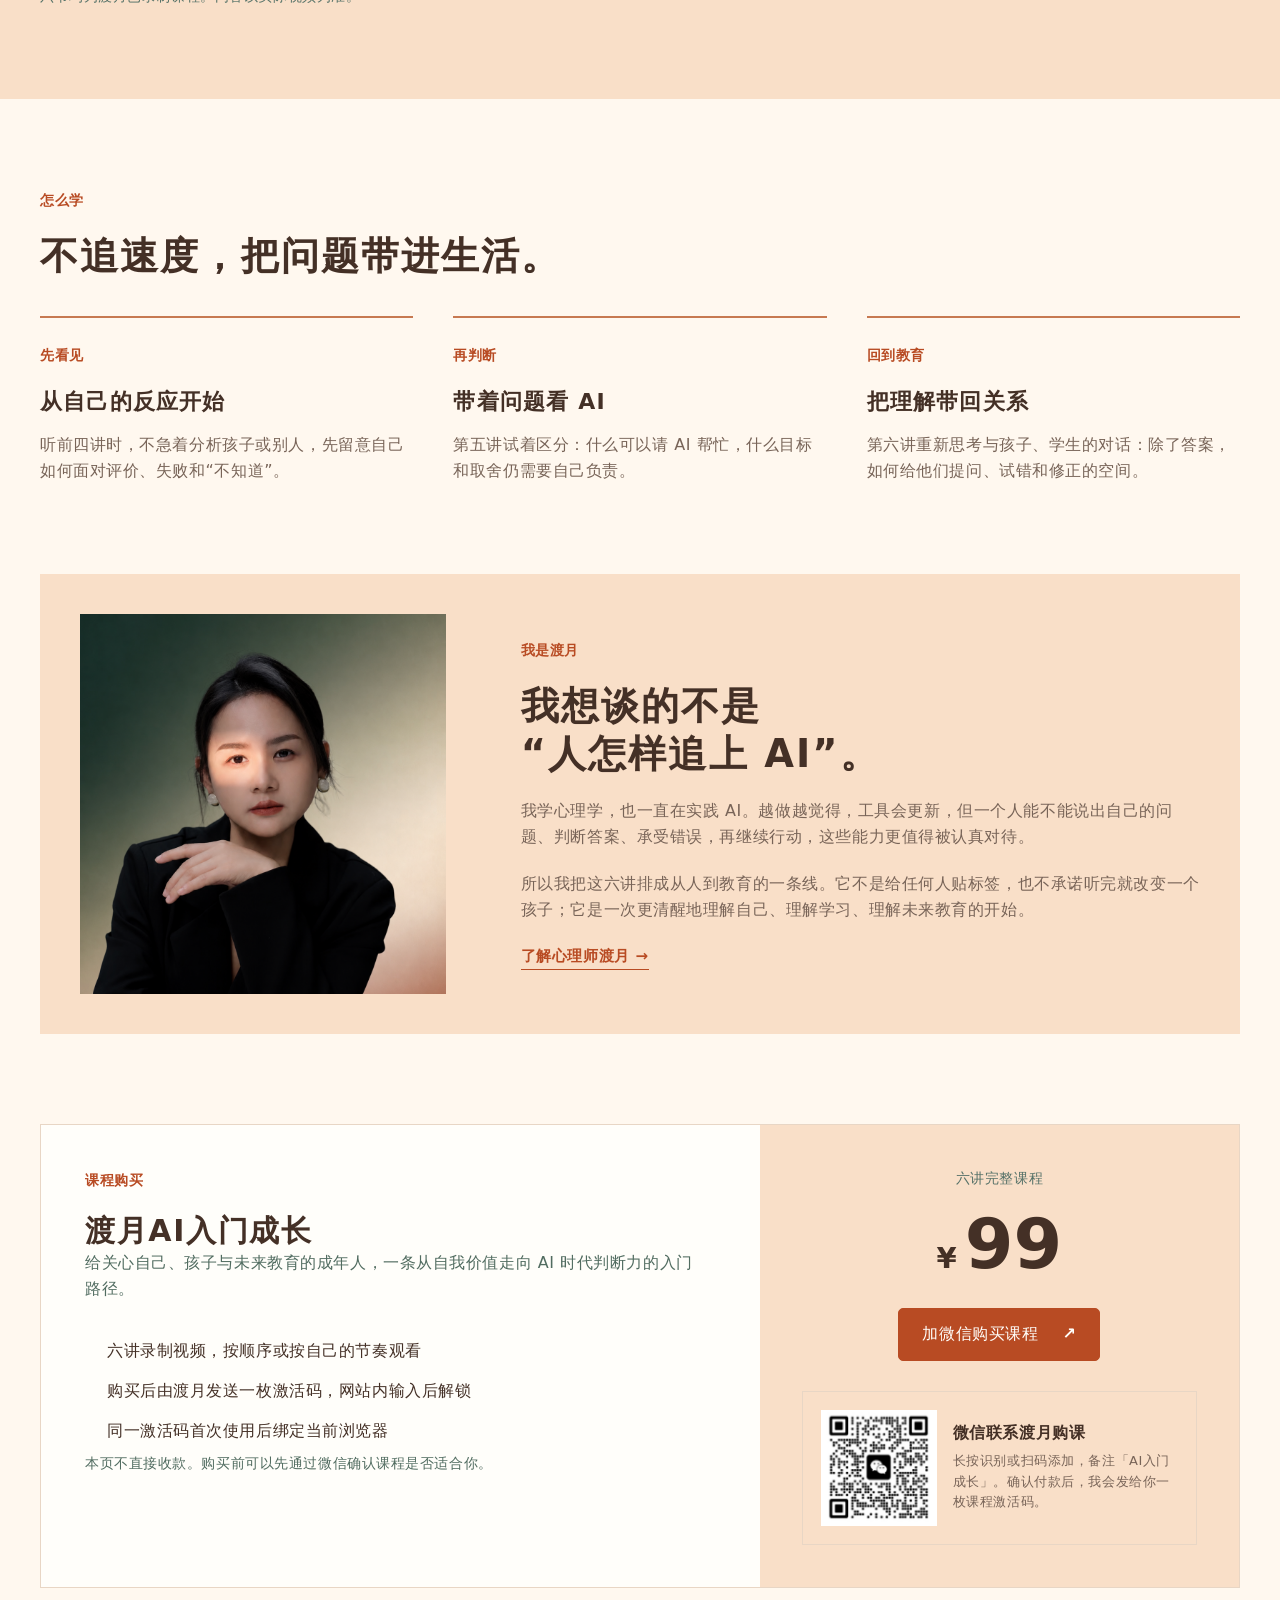
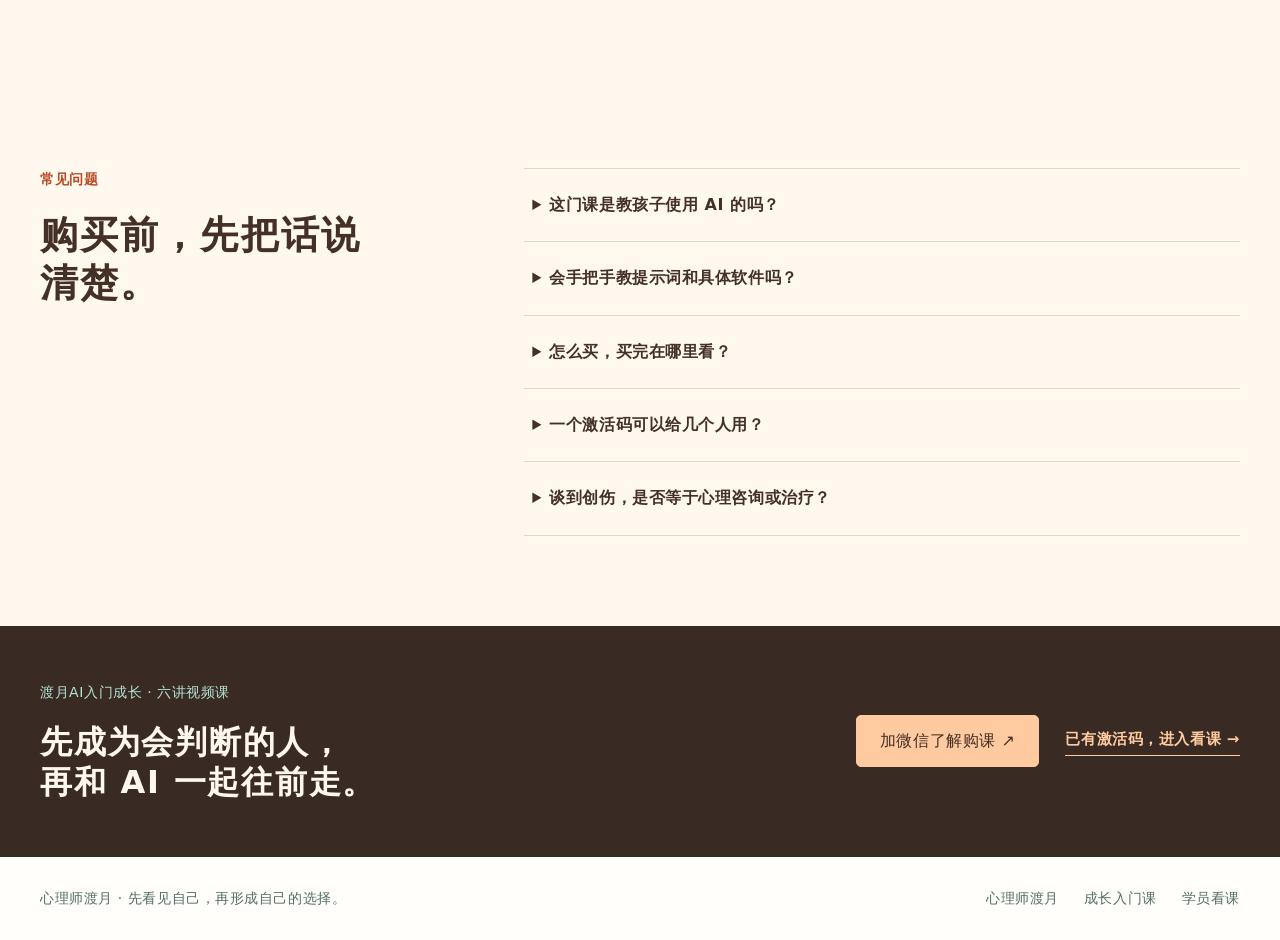
<file: psychology/intro/index.html>
﻿<!DOCTYPE html><html lang="zh-CN"><head><meta charSet="utf-8"/><meta name="viewport" content="width=device-width, initial-scale=1"/><link rel="preload" href="/brand/duyue-logo-horizontal-color.svg" as="image"/><link rel="stylesheet" href="/_next/static/css/index.BwI75nAm.css"/>
</head><body><main class="ai-education ai-course-home psychology-course" id="top" data-course-learning-path="psychology/learn/"><div class="ai-topbar"><div class="ai-shell"><a href="/psychology/">← 心理师渡月</a><span>成长入门 · 六讲视频课</span></div></div><div class="ai-header-sticky"><header class="ai-header ai-shell"><a href="/psychology/" class="ai-brand"><img src="/brand/duyue-logo-horizontal-color.svg" alt="渡月 DUYUE"/><span><b>心理师渡月</b><small>认识自己 · 理解学习与关系</small></span></a><nav aria-label="成长课程导航"><a href="/psychology/intro/#modules">六讲内容</a><a href="/psychology/intro/#pricing">课程介绍</a><a href="/psychology/intro/#faq">常见问题</a></nav><a class="ai-btn ai-btn-small" href="/psychology/learn/">进入学习<!-- --> ↗</a></header></div><section class="ai-hero ai-shell"><div class="ai-hero-copy"><p class="ai-eyebrow">渡月AI入门成长 · 六讲视频课</p><h1>AI 会给答案，<br/><em>人还需要会判断。</em></h1><p class="ai-lead">我们希望孩子适应未来，也希望自己不被变化推着走。可真正要学的，不只是多会一个工具。</p><p class="ai-subcopy">这六讲从一个人的自我价值感讲起，走过创伤、学习与现实能力，最后一起思考：当 AI 越来越强，我们怎样培养一个能提问、能选择、能行动的人。</p><div class="ai-actions"><button class="ai-btn" data-enroll="true">加微信了解购课 <span>↗</span></button><a class="ai-text-link" href="#modules">先看六讲内容 →</a></div><p class="ai-hero-note">¥<!-- -->99<!-- --> · 六讲已录制 · 面向成年人学习</p></div><div class="ai-course-path" aria-label="课程从认识自己走向 AI 时代的教育"><div class="ai-course-path-head"><span>一门课，走完一条线</span><strong>从人出发，走向 AI 时代</strong></div><ol><li><span>01—02</span><strong>看见自己</strong><small>自我价值 · 过去的影响</small></li><li><span>03—04</span><strong>理解学习与行动</strong><small>评价 · 反馈 · 合作</small></li><li><span>05—06</span><strong>走向未来教育</strong><small>目标 · 判断 · AI 协作</small></li></ol><p>工具会继续变化。人需要保留形成方向的能力。</p></div></section><section class="ai-capability-band"><div class="ai-shell"><p>这不是一门 AI 按钮操作课</p><div><span>自我价值</span><span>学习与反馈</span><span>判断与选择</span><span>未来教育</span></div></div></section><section class="ai-section ai-shell" id="audience"><div class="ai-section-heading ai-heading-row"><div><p class="ai-eyebrow">这门课适合谁</p><h2>你关心的，也许不只是“会不会用 AI”。</h2></div><p>以下三类人可以从不同入口进入同一条学习路径。课程主要由成年人观看；家长可以把理解带回与孩子的日常对话。</p></div><div class="ai-audience-grid"><article><span>给家长</span><h3>想为孩子准备未来，<br/>却不想只盯着工具</h3><p>你看见孩子怕犯错、太在意评价，或一遇到不会就想放弃。这门课帮你重新理解学习的心理成本，再想一想 AI 时代该怎样陪孩子提问和判断。</p></article><article><span>给正在成长的自己</span><h3>想学习 AI，<br/>也想找回自己的方向</h3><p>答案越来越多，你却未必更清楚该选什么。六讲会从“我怎么看自己”谈到“我如何形成目标”，帮助你带着自己的问题使用 AI。</p></article><article><span>给教育者</span><h3>教过很多答案，<br/>还想继续理解“人”</h3><p>当学生随时能得到答案，发现问题、承受错误、使用反馈与承担责任会更重要。这门课提供一条从心理发展走向教育思考的线索。</p></article></div><p class="ai-audience-note">如果你要找的是儿童直接上手的 AI 工具训练、具体软件教程，或心理治疗，这门入门课并不对应这些需求。</p></section><section class="ai-section ai-course-statement"><div class="ai-shell ai-statement-grid"><p class="ai-eyebrow">为什么先讲人，再讲 AI</p><div><h2>一个人不是能力不够，<br/>才会怕“我不会”。</h2><p>有时真正难的，是把一次不会、一次批评，听成了对整个人的否定。课程前四讲先谈自我价值、创伤与社会功能，第五讲才进入 AI。这不是绕远路，而是先看清：到底是谁在使用工具。</p><p class="ai-statement-quote">“AI 可以放大一个人的能力，但方向仍然需要人来形成。”</p></div></div></section><section class="ai-section ai-modules" id="modules"><div class="ai-shell"><div class="ai-section-heading ai-heading-row"><div><p class="ai-eyebrow">六讲完整内容</p><h2>从自我价值，<br/>走到 AI 时代的教育。</h2></div><p>顺序是这门课的一部分。每一讲都给下一讲留了一个问题；你也可以按自己的节奏回看。</p></div><div class="ai-modules-list"><details open=""><summary><span class="ai-module-number">01</span><span class="ai-module-main"><b>重新认识自恋</b><small>一个人的自我，是怎么站稳的？</small></span><span class="ai-module-count">约 <!-- -->9<!-- --> 分钟 <i>＋</i></span></summary><div class="ai-lesson-detail"><p>把“自恋”从贬义词里拿出来，理解自我价值感如何在关系中形成。</p><a class="ai-text-link" href="/psychology/learn/?lesson=01">到学习页看这节课 →</a></div></details><details><summary><span class="ai-module-number">02</span><span class="ai-module-main"><b>重新认识创伤</b><small>真正留下来的，不只是发生过什么</small></span><span class="ai-module-count">约 <!-- -->9<!-- --> 分钟 <i>＋</i></span></summary><div class="ai-lesson-detail"><p>不把所有痛苦都叫创伤，学习观察旧经历怎样可能影响今天的反应。</p><a class="ai-text-link" href="/psychology/learn/?lesson=02">到学习页看这节课 →</a></div></details><details><summary><span class="ai-module-number">03</span><span class="ai-module-main"><b>创伤如何影响自恋</b><small>当“我做得不好”变成“我不够好”</small></span><span class="ai-module-count">约 <!-- -->10<!-- --> 分钟 <i>＋</i></span></summary><div class="ai-lesson-detail"><p>看见评价、失败与自我价值绑在一起时，学习为什么会变得艰难。</p><a class="ai-text-link" href="/psychology/learn/?lesson=03">到学习页看这节课 →</a></div></details><details><summary><span class="ai-module-number">04</span><span class="ai-module-main"><b>自恋如何影响社会功能</b><small>有能力，为什么也可能难以发挥？</small></span><span class="ai-module-count">约 <!-- -->11<!-- --> 分钟 <i>＋</i></span></summary><div class="ai-lesson-detail"><p>从反馈、合作、错误与选择，理解内在稳定如何进入现实生活。</p><a class="ai-text-link" href="/psychology/learn/?lesson=04">到学习页看这节课 →</a></div></details><details><summary><span class="ai-module-number">05</span><span class="ai-module-main"><b>AI 越强，人为什么越需要稳定的自我</b><small>让 AI 成为镜子，而不是裁判</small></span><span class="ai-module-count">约 <!-- -->14<!-- --> 分钟 <i>＋</i></span></summary><div class="ai-lesson-detail"><p>当答案越来越容易得到，人仍要形成目标、判断并承担选择。</p><a class="ai-text-link" href="/psychology/learn/?lesson=05">到学习页看这节课 →</a></div></details><details><summary><span class="ai-module-number">06</span><span class="ai-module-main"><b>AI 时代的教育</b><small>我们究竟要培养一个什么样的人？</small></span><span class="ai-module-count">约 <!-- -->14<!-- --> 分钟 <i>＋</i></span></summary><div class="ai-lesson-detail"><p>从发现问题到行动与责任，重新思考父母和教育者可以怎样陪伴学习。</p><a class="ai-text-link" href="/psychology/learn/?lesson=06">到学习页看这节课 →</a></div></details></div><p class="ai-module-foot">六节均为渡月已录制课程。内容以实际视频为准。</p></div></section><section class="ai-section ai-shell" id="how"><div class="ai-section-heading"><p class="ai-eyebrow">怎么学</p><h2>不追速度，把问题带进生活。</h2></div><div class="ai-steps"><article><span>先看见</span><h3>从自己的反应开始</h3><p>听前四讲时，不急着分析孩子或别人，先留意自己如何面对评价、失败和“不知道”。</p></article><article><span>再判断</span><h3>带着问题看 AI</h3><p>第五讲试着区分：什么可以请 AI 帮忙，什么目标和取舍仍需要自己负责。</p></article><article><span>回到教育</span><h3>把理解带回关系</h3><p>第六讲重新思考与孩子、学生的对话：除了答案，如何给他们提问、试错和修正的空间。</p></article></div></section><section class="ai-about ai-shell" id="about"><img src="/duyue-portrait-v3.png" alt="渡月肖像" loading="lazy"/><div><p class="ai-eyebrow">我是渡月</p><h2>我想谈的不是<br/>“人怎样追上 AI”。</h2><p>我学心理学，也一直在实践 AI。越做越觉得，工具会更新，但一个人能不能说出自己的问题、判断答案、承受错误，再继续行动，这些能力更值得被认真对待。</p><p>所以我把这六讲排成从人到教育的一条线。它不是给任何人贴标签，也不承诺听完就改变一个孩子；它是一次更清醒地理解自己、理解学习、理解未来教育的开始。</p><a class="ai-text-link" href="https://nqldy.top/psychology/">了解心理师渡月 →</a></div></section><section class="ai-section ai-shell" id="pricing"><div class="ai-pricing"><div><p class="ai-eyebrow">课程购买</p><h2>渡月AI入门成长</h2><p>给关心自己、孩子与未来教育的成年人，一条从自我价值走向 AI 时代判断力的入门路径。</p><ul><li>六讲录制视频，按顺序或按自己的节奏观看</li><li>购买后由渡月发送一枚激活码，网站内输入后解锁</li><li>同一激活码首次使用后绑定当前浏览器</li></ul><p class="ai-pricing-caveat">本页不直接收款。购买前可以先通过微信确认课程是否适合你。</p></div><div class="ai-price-panel"><span>六讲完整课程</span><strong><small>¥</small>99</strong><button class="ai-btn" data-enroll="true">加微信购买课程 <b>↗</b></button><div class="ai-contact-qr ai-contact-qr-compact"><img src="/duyue-contact-qr.png" alt="添加渡月微信的二维码" loading="lazy"/><span><strong>微信联系渡月购课</strong><small>长按识别或扫码添加，备注「AI入门成长」。确认付款后，我会发给你一枚课程激活码。</small></span></div></div></div></section><section class="ai-section ai-shell" id="faq"><div class="ai-faq-layout"><div><p class="ai-eyebrow">常见问题</p><h2>购买前，先把话说清楚。</h2></div><div class="ai-faq"><details><summary>这门课是教孩子使用 AI 的吗？</summary><p>不是。六讲主要给成年人看，尤其适合想思考未来教育的家长。第六讲会谈 AI 时代教育更值得培养的能力；家长可以把这份理解带回与孩子的相处，但它不是儿童 AI 实操班。</p></details><details><summary>会手把手教提示词和具体软件吗？</summary><p>不会。这门课的重点是自我价值、学习、反馈、目标与判断，最后讨论怎样与 AI 协作。具体工具操作课与这门课不同，请先确认自己的需求。</p></details><details><summary>怎么买，买完在哪里看？</summary><p>扫描页面上的微信二维码添加渡月，备注「AI入门成长」。确认课程与付款后，渡月会发送激活码；在本站「进入学习」页面输入即可观看六讲。本页不会直接扣款。</p></details><details><summary>一个激活码可以给几个人用？</summary><p>目前一枚码首次激活后绑定一个浏览器，不建议转发。若更换手机、浏览器或清除浏览器数据，请联系渡月处理；它不是验证真实身份的账户系统。</p></details><details><summary>谈到创伤，是否等于心理咨询或治疗？</summary><p>不是。课程中的心理学内容用于理解与自我观察，不依据几种表现诊断你或孩子，也不替代心理咨询、医疗或个别化评估。</p></details></div></div></section><section class="ai-final"><div class="ai-shell"><div><p>渡月AI入门成长 · 六讲视频课</p><h2>先成为会判断的人，<br/>再和 AI 一起往前走。</h2></div><div class="ai-actions"><button class="ai-btn ai-btn-light" data-enroll="true">加微信了解购课 ↗</button><a class="ai-text-link" href="/psychology/learn/">已有激活码，进入看课 →</a></div></div></section><footer class="ai-footer"><div class="ai-shell"><span>心理师渡月 · 先看见自己，再形成自己的选择。</span><div><a href="/psychology/">心理师渡月</a><a href="/psychology/intro/">成长入门课</a><a href="/psychology/learn/">学员看课</a></div></div></footer><dialog id="education-enrollment" class="ai-dialog" aria-labelledby="enrollment-title"><form class="ai-dialog-close" method="dialog"><button aria-label="关闭窗口">×</button></form><p class="ai-eyebrow">渡月AI入门成长 · ¥99</p><h2 id="enrollment-title">想好以后，再开始。</h2><p>这六讲更适合想理解 AI 时代教育的成年人。你可以先看目录；决定购买时，添加我的微信，确认课程与付款后领取激活码。</p><div class="ai-contact-qr ai-contact-qr-compact"><img src="/duyue-contact-qr.png" alt="添加渡月微信的二维码" loading="lazy"/><span><strong>微信联系渡月购课</strong><small>长按识别或扫码添加，备注「AI入门成长」。确认付款后，我会发给你一枚课程激活码。</small></span></div><div class="ai-activation"><h3>已经拿到激活码？</h3><p>一枚激活码首次使用后绑定当前浏览器。换浏览器或清除浏览器数据前，请先联系渡月。</p><form data-activation-form="true"><label for="education-code">渡月AI入门成长激活码</label><div><input id="education-code" placeholder="DYAI-XXXX-XXXX-XXXX" maxLength="19" autoComplete="off" spellCheck="false" required="" name="code"/><button class="ai-btn" type="submit">解锁看课</button></div><p role="status" data-activation-status="true" aria-live="polite">付款后由渡月发送激活码；这里不直接收款。</p></form></div></dialog></main><!--$--><!--/$--><div hidden=""><!--$?--><template id="B:0"></template><!--/$--></div><div hidden id="S:0"><div hidden=""><title>渡月AI入门成长｜给家长与成长中的成年人看的六讲课</title><meta name="description" content="从自我价值、学习与关系，走向 AI 时代的目标、判断和教育。渡月AI入门成长，六讲视频课 ¥99。"><meta property="og:title" content="渡月 DUYUE｜看见复杂，走向清醒的行动"><meta property="og:description" content="渡月，关系成长顾问与 AI一人公司实践者。把复杂的问题放回真实处境。"><meta property="og:image" content="https://nqldy.top/og.png"><meta property="og:image:width" content="1536"><meta property="og:image:height" content="1024"><meta property="og:image:alt" content="渡月 DUYUE"><meta name="twitter:card" content="summary_large_image"><meta name="twitter:title" content="渡月 DUYUE｜看见复杂，走向清醒的行动"><meta name="twitter:description" content="渡月，关系成长顾问与 AI一人公司实践者。把复杂的问题放回真实处境。"><meta name="twitter:image" content="https://nqldy.top/og.png"><link rel="shortcut icon" href="/brand/duyue-favicon.ico"><link rel="icon" href="/brand/duyue-favicon.ico"><link rel="icon" href="/brand/duyue-symbol-32.png" type="image/png" sizes="32x32"><link rel="apple-touch-icon" href="/brand/duyue-symbol-180.png" type="image/png" sizes="180x180"></div></div><script type="module" src="/duyue-education.js"></script></body></html>
</file>
<file: cases/case-teaser.css>
:root { --ivory:#fff8ef; --paper:#fffefa; --green:#443026; --ink:#33251f; --clay:#b84b23; --brass:#b75c30; --muted:#786458; --line:#e8d6c5; }
* { box-sizing:border-box; }
html { scroll-behavior:smooth; }
body { margin:0; background:var(--ivory); color:var(--green); font-family:"Microsoft YaHei","PingFang SC",sans-serif; }
a { color:inherit; text-decoration:none; }
img { display:block; max-width:100%; }
.shell { width:min(1120px,calc(100% - 48px)); margin:0 auto; }
.topbar { min-height:82px; display:flex; align-items:center; justify-content:space-between; border-bottom:1px solid var(--line); }
.brand { display:flex; align-items:center; gap:12px; }
.brand img { width:42px; height:42px; border-radius:10px; }
.brand .brand-logo { width:146px; height:auto; border-radius:0; }
.brand-section { display:block; padding-left:14px; border-left:1px solid #c77951; color:#98502f; font-size:13px; font-weight:700; line-height:24px; letter-spacing:.08em; white-space:nowrap; }
.brand strong { display:block; font-size:18px; }
.brand small { display:block; margin-top:4px; color:var(--clay); font:700 9px/1 Georgia,serif; letter-spacing:.2em; }
.back { padding:10px 0; color:var(--muted); font-size:14px; font-weight:700; }
.hero { padding:88px 0 68px; display:grid; grid-template-columns:1.1fr .9fr; gap:72px; align-items:end; }
.eyebrow,.section-no { margin:0 0 22px; color:var(--clay); font:700 12px/1 Georgia,serif; letter-spacing:.14em; }
.hero h1 { max-width:720px; margin:0; font-size:clamp(38px,5vw,62px); line-height:1.16; letter-spacing:-.045em; }
.lead { margin:26px 0 0; color:#715b4f; font-size:18px; line-height:1.95; }
.hero-note { padding:28px 30px; border-left:3px solid var(--brass); background:rgba(255,253,250,.76); box-shadow:0 18px 44px rgba(68,48,38,.07); }
.hero-note strong { display:block; margin-bottom:10px; color:var(--clay); font-size:14px; }
.hero-note p { margin:0; color:var(--muted); font-size:15px; line-height:1.8; }
.pain { padding:66px 0; background:var(--green); color:var(--paper); }
.pain-grid { display:grid; grid-template-columns:.72fr 1.28fr; gap:70px; }
.pain .section-no { color:#ddba77; }
.pain h2,.evidence-copy h2 { margin:0; font-size:clamp(30px,3.4vw,42px); line-height:1.28; letter-spacing:-.035em; }
.pain-list { margin:0; padding:0; display:grid; grid-template-columns:repeat(2,minmax(0,1fr)); gap:14px; list-style:none; }
.pain-list li { min-height:118px; padding:24px 25px 22px 46px; position:relative; display:flex; align-items:center; border:1px solid rgba(251,248,242,.16); border-radius:8px; background:rgba(251,248,242,.055); color:rgba(251,248,242,.78); font-size:16px; line-height:1.7; }
.pain-list li::before { content:""; width:7px; height:7px; position:absolute; left:26px; top:35px; border-radius:50%; background:var(--clay); box-shadow:0 0 0 6px rgba(173,73,53,.13); }
.evidence { padding:96px 0; }
.evidence-grid { display:grid; grid-template-columns:.8fr 1.2fr; gap:76px; align-items:center; }
.evidence-copy>p:not(.section-no) { margin:24px 0 0; color:var(--muted); font-size:17px; line-height:1.95; }
.ability-list { margin:30px 0 0; padding:26px 0 0; display:grid; gap:14px; border-top:1px solid var(--line); list-style:none; }
.ability-list li { padding-left:24px; position:relative; color:#664a3b; font-size:16px; line-height:1.6; font-weight:700; }
.ability-list li::before { content:"✓"; position:absolute; left:0; color:var(--clay); }
.evidence-card { margin:0; padding:18px; position:relative; overflow:hidden; border:1px solid var(--line); border-radius:16px; background:var(--paper); box-shadow:0 28px 70px rgba(68,48,38,.12); }
.evidence-card::before { content:"仅公开必要片段"; position:absolute; left:34px; top:34px; z-index:2; padding:8px 12px; border-radius:999px; background:rgba(16,24,38,.82); color:#f4d79d; font-size:11px; font-weight:800; letter-spacing:.08em; }
.evidence-card img { width:100%; height:auto; border-radius:10px; }
.evidence-card figcaption { padding:18px 4px 2px; color:var(--muted); font-size:13px; line-height:1.75; }
.privacy { padding:64px 0; border-top:1px solid var(--line); border-bottom:1px solid var(--line); background:#f3deca; }
.privacy-inner { display:grid; grid-template-columns:1fr 1.25fr; gap:70px; align-items:center; }
.privacy h2 { margin:0; font-size:28px; line-height:1.45; }
.privacy p { margin:14px 0 0; color:var(--muted); font-size:15px; line-height:1.8; }
.redacted-lines { padding:28px; border-radius:12px; background:rgba(255,253,250,.75); box-shadow:inset 0 0 0 1px rgba(68,48,38,.1); }
.redacted-lines i { height:14px; margin:13px 0; display:block; border-radius:4px; background:linear-gradient(90deg,rgba(16,24,38,.78) 0 28%,rgba(16,24,38,.18) 28% 48%,rgba(16,24,38,.72) 48% 82%,transparent 82%); filter:blur(2px); }
.redacted-lines i:nth-child(2) { width:88%; }
.redacted-lines i:nth-child(3) { width:72%; }
.cta { padding:90px 0 104px; text-align:center; }
.cta p { margin:0 0 18px; color:var(--clay); font:700 12px/1 Georgia,serif; letter-spacing:.14em; }
.cta h2 { max-width:760px; margin:0 auto; font-size:clamp(32px,4vw,48px); line-height:1.32; letter-spacing:-.04em; }
.cta span { max-width:680px; margin:22px auto 30px; display:block; color:var(--muted); font-size:16px; line-height:1.85; }
.button { min-height:50px; padding:0 28px; display:inline-flex; align-items:center; gap:16px; border-radius:999px; background:var(--green); color:var(--paper); font-size:15px; font-weight:800; }
.footer { min-height:74px; display:flex; align-items:center; justify-content:space-between; border-top:1px solid var(--line); color:var(--muted); font-size:12px; }
@media (max-width:820px) { .hero,.pain-grid,.evidence-grid,.privacy-inner { grid-template-columns:1fr; gap:36px; } .hero { padding-top:60px; } .pain-list { grid-template-columns:1fr; } }
@media (max-width:560px) { .shell { width:min(100% - 30px,1120px); } .topbar { min-height:70px; } .brand .brand-logo { width:124px; } .brand-section { padding-left:10px; font-size:12px; } .hero { padding:48px 0 52px; } .hero h1 { font-size:35px; } .lead { font-size:16px; } .pain,.evidence,.cta { padding:58px 0; } .hero-note,.pain-list li,.redacted-lines { padding-left:22px; padding-right:22px; } .pain-list li { min-height:96px; padding-left:42px; } .pain-list li::before { left:22px; } .evidence-card { padding:10px; } .evidence-card::before { left:22px; top:22px; } .footer { min-height:90px; flex-direction:column; justify-content:center; gap:8px; } }
@media (max-width:410px) { .brand-section { display:none; } }
</file>
